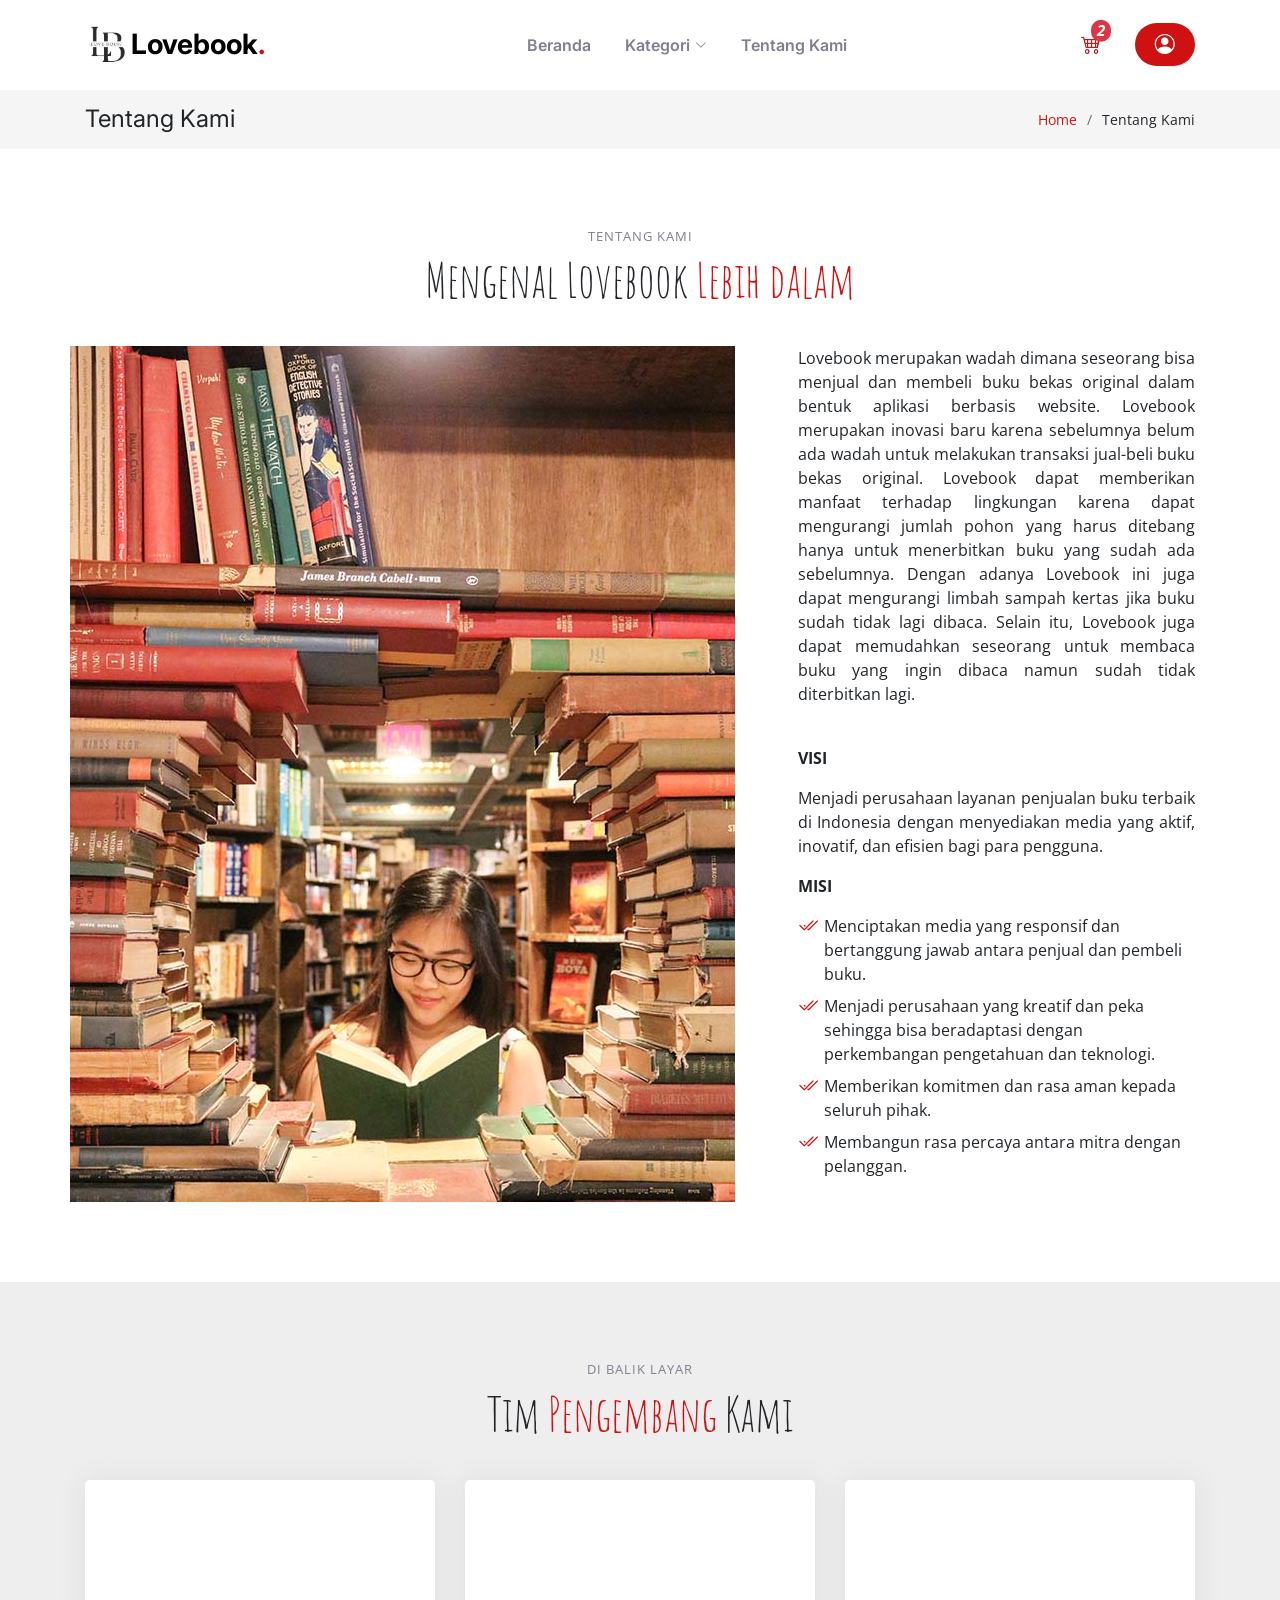
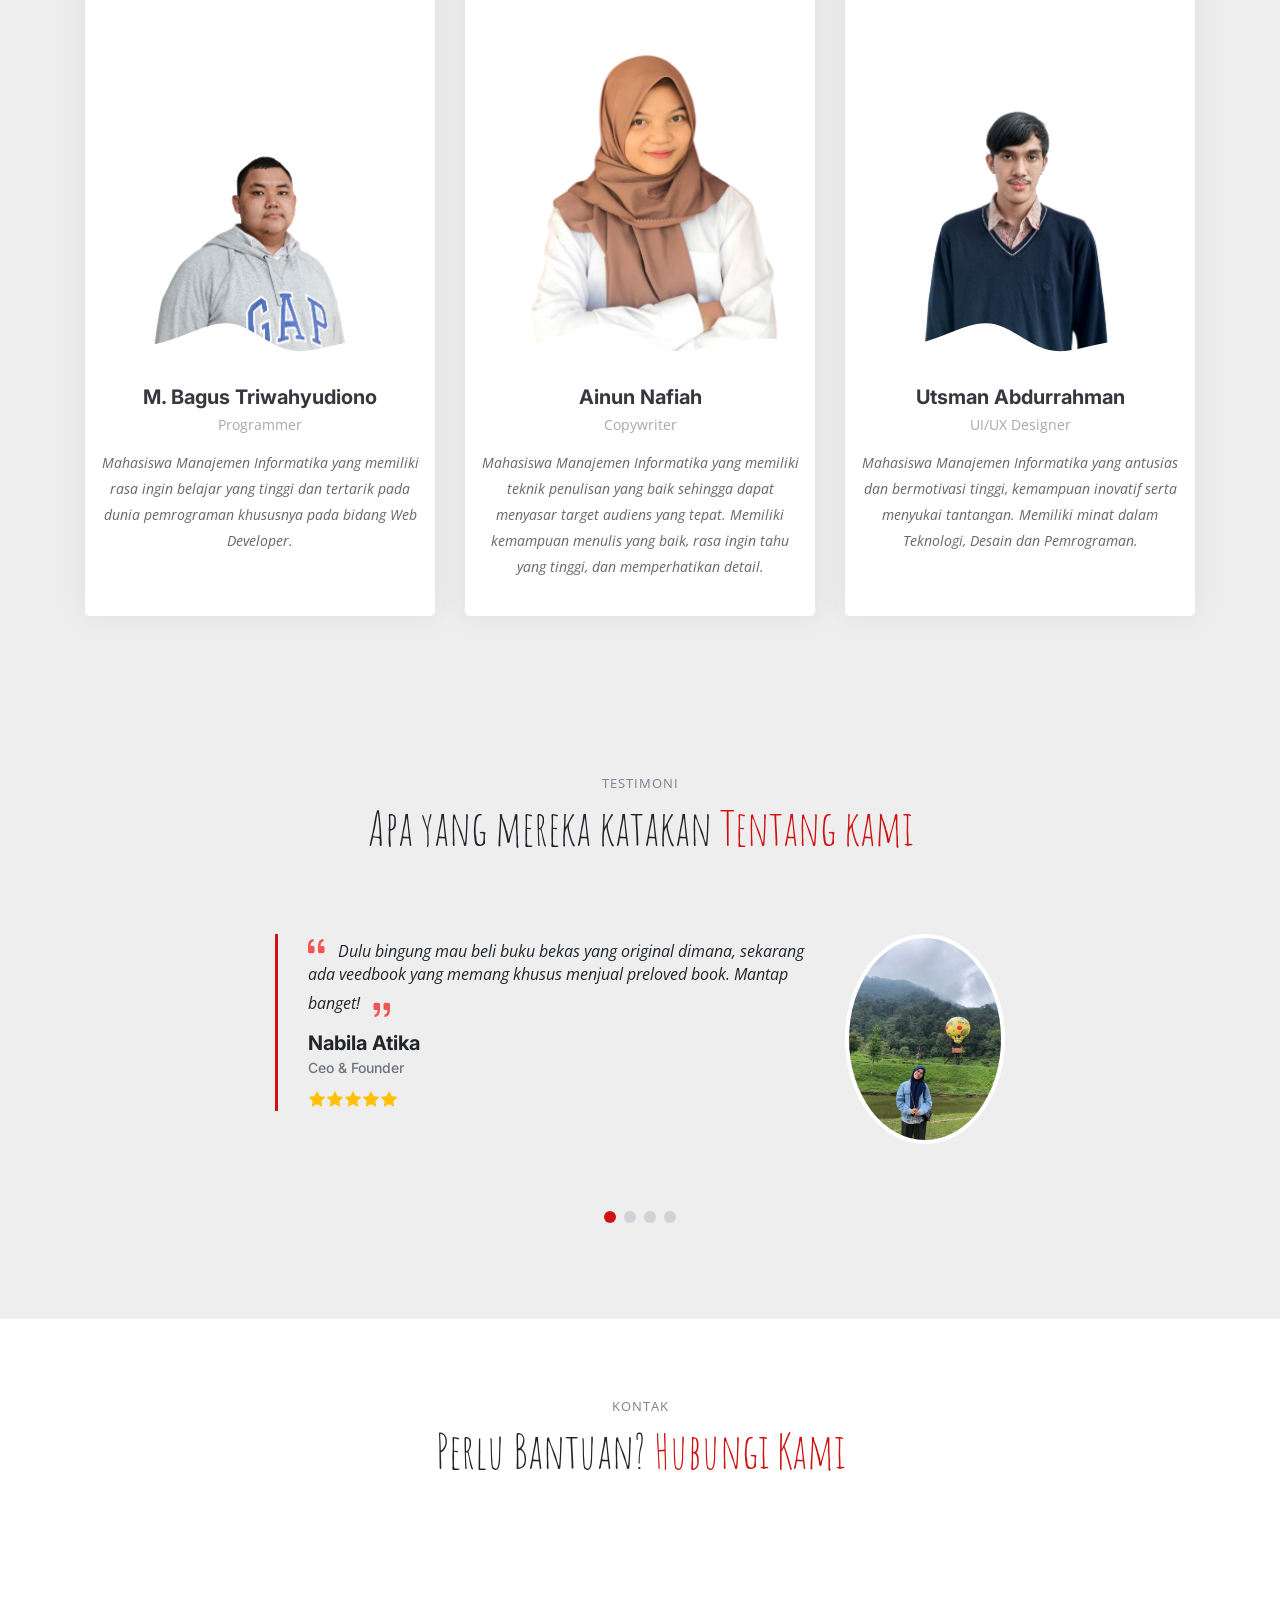
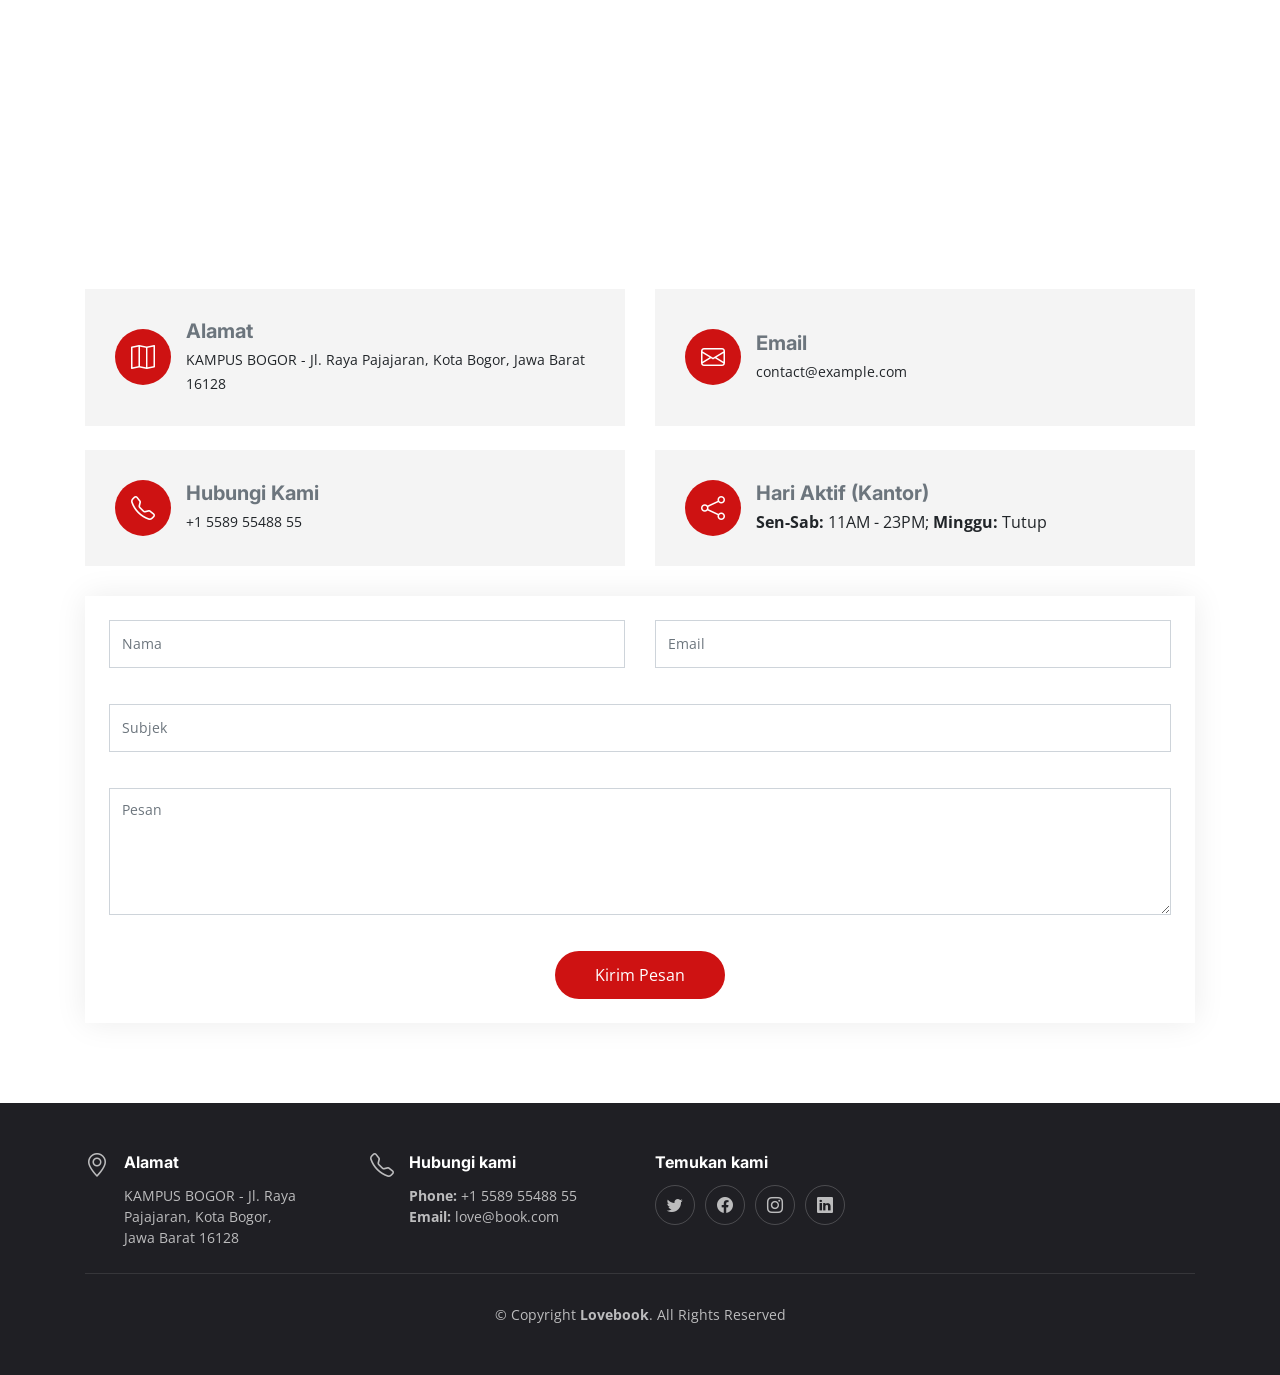
<file: aboutus.html>
<!DOCTYPE html>
<html lang="en">

<head>
  <meta charset="utf-8">
  <meta content="width=device-width, initial-scale=1.0" name="viewport">

  <title>Tentang Kami</title>
  <meta content="" name="description">
  <meta content="" name="keywords">

  <!-- Favicons -->
  <link href="assets/img/LogoLovebook.png" rel="icon">
  <link href="assets/img/LogoLovebook.png" rel="apple-touch-icon">

  <!-- Google Fonts -->
  <link rel="preconnect" href="https://fonts.googleapis.com">
  <link rel="preconnect" href="https://fonts.gstatic.com" crossorigin>
  <link
    href="https://fonts.googleapis.com/css2?family=Open+Sans:ital,wght@0,300;0,400;0,500;0,600;0,700;1,300;1,400;1,600;1,700&family=Amatic+SC:ital,wght@0,300;0,400;0,500;0,600;0,700;1,300;1,400;1,500;1,600;1,700&family=Inter:ital,wght@0,300;0,400;0,500;0,600;0,700;1,300;1,400;1,500;1,600;1,700&display=swap"
    rel="stylesheet">

  <!-- Vendor CSS Files -->
  <link href="assets/vendor/bootstrap/css/bootstrap.min.css" rel="stylesheet">
  <link href="assets/vendor/bootstrap-icons/bootstrap-icons.css" rel="stylesheet">
  <link href="assets/vendor/aos/aos.css" rel="stylesheet">
  <link href="assets/vendor/glightbox/css/glightbox.min.css" rel="stylesheet">
  <link href="assets/vendor/swiper/swiper-bundle.min.css" rel="stylesheet">
  <link href="//maxcdn.bootstrapcdn.com/bootstrap/4.0.0/css/bootstrap.min.css" rel="stylesheet" id="bootstrap-css">
  <script src="//maxcdn.bootstrapcdn.com/bootstrap/4.0.0/js/bootstrap.min.js"></script>
  <script src="//cdnjs.cloudflare.com/ajax/libs/jquery/3.2.1/jquery.min.js"></script>

  <!-- Template Main CSS File -->
  <link href="assets/css/main.css" rel="stylesheet">

</head>

<body>

  <!-- ======= Header ======= -->
  <header id="header" class="header fixed-top d-flex align-items-center">
    <div class="container d-flex align-items-center justify-content-between">

      <a href="index.html" class="logo d-flex align-items-center me-auto me-lg-0">
        <!-- Uncomment the line below if you also wish to use an image logo -->
        <img src="assets/img/logolovebookFIX.png" alt="">
        <h1 class="navbar">Lovebook<span>.</span></h1>
      </a>

      <nav id="navbar" class="navbar">
        <ul>
          <li><a href="index.html">Beranda</a></li>
          <li class="dropdown"><a href="category.html"><span>Kategori</span> <i
                class="bi bi-chevron-down dropdown-indicator"></i></a>
            <ul>
              <li><a href="category-fiction.html">Fiksi</a></li>
              <li><a href="category-nonfiction.html">Non-Fiksi</a></li>
            </ul>
          </li>
          <li><a href="aboutus.html">Tentang Kami</a></li>
        </ul>
      </nav><!-- .navbar -->
      <nav>
        <a href="cart.html"><i class="bi bi-cart4 position-relative fs-5"><span
              class="position-absolute top-0 start-100 translate-middle badge rounded-pill bg-danger">2 <span
                class="visually-hidden">unread messages</span></span></i></a>
        <a class="btn-book-a-table bi bi-person-circle fs-5" href="profile.html"></a>
      </nav>
      <i class="mobile-nav-toggle mobile-nav-show bi bi-list"></i>
      <i class="mobile-nav-toggle mobile-nav-hide d-none bi bi-x"></i>
    </div>
  </header><!-- End Header -->

  <main id="main">

    <!-- ======= Breadcrumbs ======= -->
    <div class="breadcrumbs">
      <div class="container">

        <div class="d-flex justify-content-between align-items-center">
          <h2>Tentang Kami</h2>
          <ol>
            <li><a href="index.html">Home</a></li>
            <li>Tentang Kami</li>
          </ol>
        </div>

      </div>
    </div><!-- End Breadcrumbs -->

    <!-- ======= About Section ======= -->
    <section id="about" class="about">
        <div class="container" data-aos="fade-up">
  
          <div class="section-header">
            <h2>Tentang Kami</h2>
            <p>Mengenal Lovebook <span>Lebih dalam</span></p>
          </div>
  
          <div class="row gy-4">
            <div class="col-lg-7 position-relative about-img" style="background-image: url(assets/img/about2.jpg) ;" data-aos="fade-up" data-aos-delay="150">
            </div>
            <div class="col-lg-5 d-flex align-items-end" data-aos="fade-up" data-aos-delay="300">
              <div class="content ps-0 ps-lg-5">
                <p style="text-align:justify">
                  Lovebook merupakan wadah dimana seseorang bisa menjual dan membeli buku bekas original dalam bentuk aplikasi berbasis website. Lovebook 
                  merupakan inovasi baru karena sebelumnya belum ada wadah untuk melakukan transaksi jual-beli buku bekas original. Lovebook dapat memberikan 
                  manfaat terhadap lingkungan karena dapat mengurangi jumlah pohon yang harus ditebang hanya untuk menerbitkan buku yang sudah ada sebelumnya. 
                  Dengan adanya Lovebook ini juga dapat mengurangi limbah sampah kertas jika buku sudah tidak lagi dibaca. Selain itu, Lovebook juga dapat memudahkan 
                  seseorang untuk membaca buku yang ingin dibaca namun sudah tidak diterbitkan lagi.
                </p><br>
                <p><b>VISI</b></p>
                <p style="text-align:justify">Menjadi perusahaan layanan penjualan buku terbaik di Indonesia dengan menyediakan media yang aktif, inovatif, dan efisien bagi para pengguna. </p>
                <p style="text-align:justify"><b>MISI</b></p>
                <ul>
                  <li><i class="bi bi-check2-all"></i> Menciptakan media yang responsif dan bertanggung jawab antara penjual dan pembeli buku. </li>
                  <li><i class="bi bi-check2-all"></i> Menjadi perusahaan yang kreatif dan peka sehingga bisa beradaptasi dengan perkembangan pengetahuan dan teknologi. </li>
                  <li><i class="bi bi-check2-all"></i> Memberikan komitmen dan rasa aman kepada seluruh pihak. </li>
                  <li><i class="bi bi-check2-all"></i> Membangun rasa percaya antara mitra dengan pelanggan. </li>
                </ul>
              </div>
            </div>
          </div>
  
        </div>
      </section><!-- End About Section -->

    <!-- ======= Chefs Section ======= -->
    <section id="chefs" class="chefs section-bg">
      <div class="container" data-aos="fade-up">

        <div class="section-header">
          <h2>Di Balik Layar</h2>
          <p>Tim <span>Pengembang</span> Kami</p>
        </div>

        <div class="row gy-4">

          <div class="col-lg-4 col-md-6 d-flex align-items-stretch" data-aos="fade-up" data-aos-delay="200">
            <div class="chef-member">
              <div class="member-img">
                <img src="assets/img/chefs/Bagus.png" class="img-fluid" alt="">
                <div class="social">
                  <a href=""><i class="bi bi-twitter"></i></a>
                  <a href=""><i class="bi bi-facebook"></i></a>
                  <a href=""><i class="bi bi-instagram"></i></a>
                  <a href=""><i class="bi bi-linkedin"></i></a>
                </div>
              </div>
              <div class="member-info">
                <h4>M. Bagus Triwahyudiono</h4>
                <span>Programmer</span>
                <p>Mahasiswa Manajemen Informatika yang memiliki rasa ingin belajar yang tinggi dan tertarik pada dunia pemrograman khususnya pada bidang Web Developer.</p>
              </div>
            </div>
          </div><!-- End Chefs Member -->

          <div class="col-lg-4 col-md-6 d-flex align-items-stretch" data-aos="fade-up" data-aos-delay="100">
            <div class="chef-member">
              <div class="member-img">
                <img src="assets/img/chefs/Ainun.png" class="img-fluid" alt="">
                <div class="social">
                  <a href=""><i class="bi bi-twitter"></i></a>
                  <a href=""><i class="bi bi-facebook"></i></a>
                  <a href=""><i class="bi bi-instagram"></i></a>
                  <a href=""><i class="bi bi-linkedin"></i></a>
                </div>
              </div>
              <div class="member-info">
                <h4>Ainun Nafiah</h4>
                <span>Copywriter</span>
                <p>Mahasiswa Manajemen Informatika yang memiliki teknik penulisan yang baik sehingga dapat menyasar target audiens yang tepat. Memiliki kemampuan menulis yang baik, rasa ingin tahu yang tinggi, dan memperhatikan detail.</p>
              </div>
            </div>
          </div><!-- End Chefs Member -->

          <div class="col-lg-4 col-md-6 d-flex align-items-stretch" data-aos="fade-up" data-aos-delay="300">
            <div class="chef-member">
              <div class="member-img">
                <img src="assets/img/chefs/Utsman.png" class="img-fluid" alt="">
                <div class="social">
                  <a href=""><i class="bi bi-twitter"></i></a>
                  <a href=""><i class="bi bi-facebook"></i></a>
                  <a href=""><i class="bi bi-instagram"></i></a>
                  <a href=""><i class="bi bi-linkedin"></i></a>
                </div>
              </div>
              <div class="member-info">
                <h4>Utsman Abdurrahman</h4>
                <span>UI/UX Designer</span>
                <p>Mahasiswa Manajemen Informatika yang antusias dan bermotivasi tinggi, kemampuan inovatif serta menyukai tantangan. Memiliki minat dalam Teknologi, Desain dan Pemrograman.</p>
              </div>
            </div>
          </div><!-- End Chefs Member -->

        </div>

      </div>
    </section><!-- End Chefs Section -->

    <!-- ======= Testimonials Section ======= -->
    <section id="testimonials" class="testimonials section-bg">
      <div class="container" data-aos="fade-up">

        <div class="section-header">
          <h2>Testimoni</h2>
          <p>Apa yang mereka katakan <span>Tentang kami</span></p>
        </div>

        <div class="slides-1 swiper" data-aos="fade-up" data-aos-delay="100">
          <div class="swiper-wrapper">

            <div class="swiper-slide">
              <div class="testimonial-item">
                <div class="row gy-4 justify-content-center">
                  <div class="col-lg-6">
                    <div class="testimonial-content">
                      <p>
                        <i class="bi bi-quote quote-icon-left"></i>
                        Dulu bingung mau beli buku bekas yang original dimana, sekarang ada veedbook yang memang khusus menjual preloved book. Mantap banget!
                        <i class="bi bi-quote quote-icon-right"></i>
                      </p>
                      <h3>Nabila Atika</h3>
                      <h4>Ceo &amp; Founder</h4>
                      <div class="stars">
                        <i class="bi bi-star-fill"></i><i class="bi bi-star-fill"></i><i class="bi bi-star-fill"></i><i class="bi bi-star-fill"></i><i class="bi bi-star-fill"></i>
                      </div>
                    </div>
                  </div>
                  <div class="col-lg-2 text-center">
                    <img src="assets/img/testimonials/testi1.png" class="img-fluid testimonial-img" alt="">
                  </div>
                </div>
              </div>
            </div><!-- End testimonial item -->

            <div class="swiper-slide">
              <div class="testimonial-item">
                <div class="row gy-4 justify-content-center">
                  <div class="col-lg-6">
                    <div class="testimonial-content">
                      <p>
                        <i class="bi bi-quote quote-icon-left"></i>
                        Deskripsi produk sama barang yang dateng 100% sesuai. Good Job Lovebook! Sukses terus!!!
                        <i class="bi bi-quote quote-icon-right"></i>
                      </p>
                      <h3>Zulfa Safleary</h3>
                      <h4>Designer</h4>
                      <div class="stars">
                        <i class="bi bi-star-fill"></i><i class="bi bi-star-fill"></i><i class="bi bi-star-fill"></i><i class="bi bi-star-fill"></i><i class="bi bi-star-fill"></i>
                      </div>
                    </div>
                  </div>
                  <div class="col-lg-2 text-center">
                    <img src="assets/img/testimonials/testi2.png" class="img-fluid testimonial-img" alt="">
                  </div>
                </div>
              </div>
            </div><!-- End testimonial item -->

            <div class="swiper-slide">
              <div class="testimonial-item">
                <div class="row gy-4 justify-content-center">
                  <div class="col-lg-6">
                    <div class="testimonial-content">
                      <p>
                        <i class="bi bi-quote quote-icon-left"></i>
                        Lagi nyari buku yang memang sudah ga diterbitin lagi, untung nya ada yang jual buku itu di Lovebook. Lovebook the best deh!
                        <i class="bi bi-quote quote-icon-right"></i>
                      </p>
                      <h3>Putut Waringin Jati</h3>
                      <h4>Store Owner</h4>
                      <div class="stars">
                        <i class="bi bi-star-fill"></i><i class="bi bi-star-fill"></i><i class="bi bi-star-fill"></i><i class="bi bi-star-fill"></i><i class="bi bi-star-fill"></i>
                      </div>
                    </div>
                  </div>
                  <div class="col-lg-2 text-center">
                    <img src="assets/img/testimonials/testi3.png" class="img-fluid testimonial-img" alt="">
                  </div>
                </div>
              </div>
            </div><!-- End testimonial item -->

            <div class="swiper-slide">
              <div class="testimonial-item">
                <div class="row gy-4 justify-content-center">
                  <div class="col-lg-6">
                    <div class="testimonial-content">
                      <p>
                        <i class="bi bi-quote quote-icon-left"></i>
                        Keren banget Veedbok. Selain murah, buku-buku yang disini juga original. Sukses terus!
                        <i class="bi bi-quote quote-icon-right"></i>
                      </p>
                      <h3>Rafi Kansa</h3>
                      <h4>Entrepreneur</h4>
                      <div class="stars">
                        <i class="bi bi-star-fill"></i><i class="bi bi-star-fill"></i><i class="bi bi-star-fill"></i><i class="bi bi-star-fill"></i><i class="bi bi-star-fill"></i>
                      </div>
                    </div>
                  </div>
                  <div class="col-lg-2 text-center">
                    <img src="assets/img/testimonials/testi7.png" class="img-fluid testimonial-img" alt="">
                  </div>
                </div>
              </div>
            </div><!-- End testimonial item -->

          </div>
          <div class="swiper-pagination"></div>
        </div>

      </div>
    </section><!-- End Testimonials Section -->

        <!-- ======= Contact Section ======= -->
        <section id="contact" class="contact">
          <div class="container" data-aos="fade-up">
    
            <div class="section-header">
              <h2>Kontak</h2>
              <p>Perlu Bantuan? <span>Hubungi Kami</span></p>
            </div>
    
            <div class="mb-3">
              <iframe style="border:0; width: 100%; height: 350px;" src="https://maps.google.com/maps?q=School%20of%20vocational%20studies%20IPB&t=&z=13&ie=UTF8&iwloc=&output=embed" frameborder="0" allowfullscreen></iframe>
            </div><!-- End Google Maps -->
    
            <div class="row gy-4">
    
              <div class="col-md-6">
                <div class="info-item  d-flex align-items-center">
                  <i class="icon bi bi-map flex-shrink-0"></i>
                  <div>
                    <h3>Alamat</h3>
                    <p>KAMPUS BOGOR - Jl. Raya Pajajaran, Kota Bogor,
                      Jawa Barat 16128</p>
                  </div>
                </div>
              </div><!-- End Info Item -->
    
              <div class="col-md-6">
                <div class="info-item d-flex align-items-center">
                  <i class="icon bi bi-envelope flex-shrink-0"></i>
                  <div>
                    <h3>Email</h3>
                    <p>contact@example.com</p>
                  </div>
                </div>
              </div><!-- End Info Item -->
    
              <div class="col-md-6">
                <div class="info-item  d-flex align-items-center">
                  <i class="icon bi bi-telephone flex-shrink-0"></i>
                  <div>
                    <h3>Hubungi Kami</h3>
                    <p>+1 5589 55488 55</p>
                  </div>
                </div>
              </div><!-- End Info Item -->
    
              <div class="col-md-6">
                <div class="info-item  d-flex align-items-center">
                  <i class="icon bi bi-share flex-shrink-0"></i>
                  <div>
                    <h3>Hari Aktif (Kantor)</h3>
                    <div><strong>Sen-Sab:</strong> 11AM - 23PM;
                      <strong>Minggu:</strong> Tutup
                    </div>
                  </div>
                </div>
              </div><!-- End Info Item -->
    
            </div>
    
            <form action="forms/contact.php" method="post" role="form" class="php-email-form p-3 p-md-4">
              <div class="row">
                <div class="col-xl-6 form-group">
                  <input type="text" name="name" class="form-control" id="name" placeholder="Nama" required>
                </div>
                <div class="col-xl-6 form-group">
                  <input type="email" class="form-control" name="email" id="email" placeholder="Email" required>
                </div>
              </div>
              <div class="form-group">
                <input type="text" class="form-control" name="subject" id="subject" placeholder="Subjek" required>
              </div>
              <div class="form-group">
                <textarea class="form-control" name="message" rows="5" placeholder="Pesan" required></textarea>
              </div>
              <div class="my-3">
                <div class="loading">Loading</div>
                <div class="error-message"></div>
                <div class="sent-message">Your message has been sent. Thank you!</div>
              </div>
              <div class="text-center"><button type="submit">Kirim Pesan</button></div>
            </form>
            <!--End Contact Form -->
    
          </div>
        </section><!-- End Contact Section -->

  </main><!-- End #main -->

  <!-- ======= Footer ======= -->
  <footer id="footer" class="footer">

    <div class="container">
      <div class="row gy-3">
        <div class="col-lg-3 col-md-6 d-flex">
          <i class="bi bi-geo-alt icon"></i>
          <div>
            <h4>Alamat</h4>
            <p>
              KAMPUS BOGOR - Jl. Raya Pajajaran, Kota Bogor,<br>
              Jawa Barat 16128 <br>
            </p>
          </div>

        </div>

        <div class="col-lg-3 col-md-6 footer-links d-flex">
          <i class="bi bi-telephone icon"></i>
          <div>
            <h4>Hubungi kami</h4>
            <p>
              <strong>Phone:</strong> +1 5589 55488 55<br>
              <strong>Email:</strong> love@book.com<br>
            </p>
          </div>
        </div>

        <div class="col-lg-3 col-md-6 footer-links">
          <h4>Temukan kami</h4>
          <div class="social-links d-flex">
            <a href="#" class="twitter"><i class="bi bi-twitter"></i></a>
            <a href="#" class="facebook"><i class="bi bi-facebook"></i></a>
            <a href="#" class="instagram"><i class="bi bi-instagram"></i></a>
            <a href="#" class="linkedin"><i class="bi bi-linkedin"></i></a>
          </div>
        </div>

      </div>
    </div>

    <div class="container">
      <div class="copyright">
        &copy; Copyright <strong><span>Lovebook</span></strong>. All Rights Reserved
      </div>
    </div>

  </footer><!-- End Footer -->
  <!-- End Footer -->

  <a href="#" class="scroll-top d-flex align-items-center justify-content-center"><i class="bi bi-arrow-up-short"></i></a>

  <div id="preloader"></div>

  <!-- Vendor JS Files -->
  <script src="assets/vendor/bootstrap/js/bootstrap.bundle.min.js"></script>
  <script src="assets/vendor/aos/aos.js"></script>
  <script src="assets/vendor/glightbox/js/glightbox.min.js"></script>
  <script src="assets/vendor/purecounter/purecounter_vanilla.js"></script>
  <script src="assets/vendor/swiper/swiper-bundle.min.js"></script>
  <script src="assets/vendor/php-email-form/validate.js"></script>

  <!-- Template Main JS File -->
  <script src="assets/js/main.js"></script>

</body>

</html>
</file>
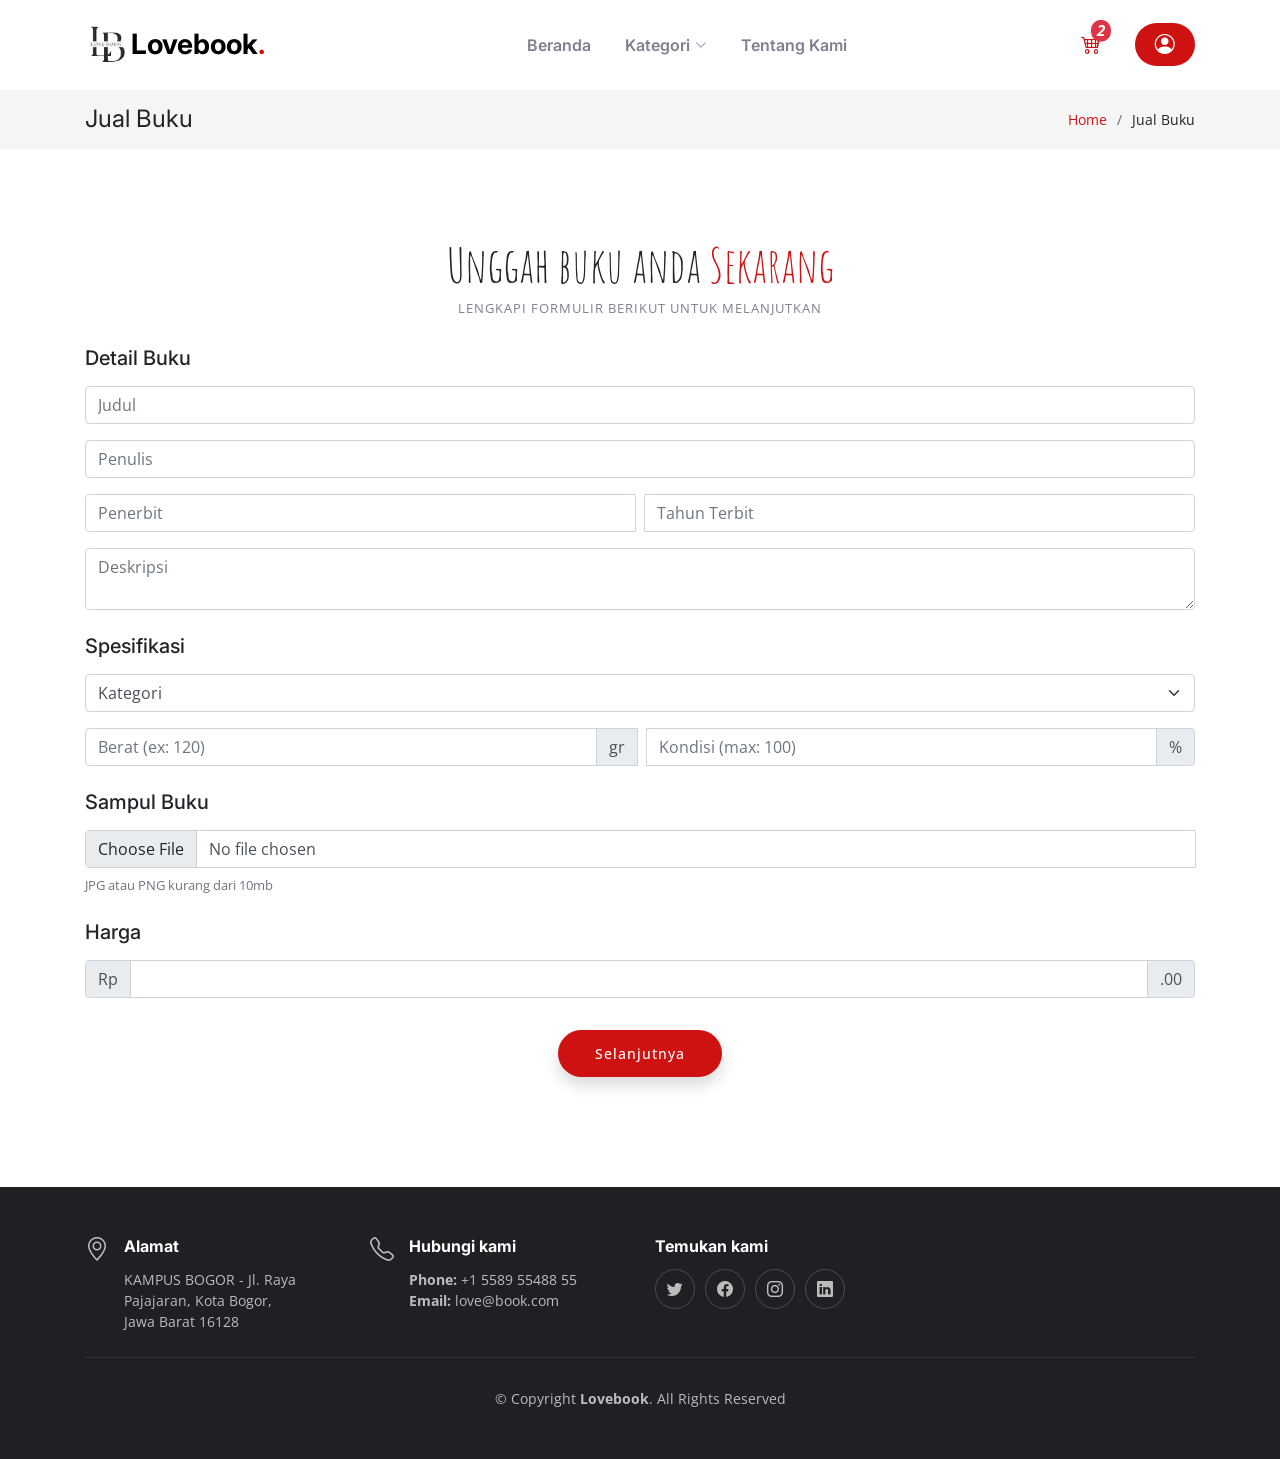
<file: bookup.html>
<!DOCTYPE html>
<html lang="en">

<head>
    <meta charset="utf-8">
    <meta content="width=device-width, initial-scale=1.0" name="viewport">

    <title>Jual Buku</title>
    <meta content="" name="description">
    <meta content="" name="keywords">

    <!-- Favicons -->
    <link href="assets/img/LogoLovebook.png" rel="icon">
    <link href="assets/img/LogoLovebook.png" rel="apple-touch-icon">

    <!-- Google Fonts -->
    <link rel="preconnect" href="https://fonts.googleapis.com">
    <link rel="preconnect" href="https://fonts.gstatic.com" crossorigin>
    <link
        href="https://fonts.googleapis.com/css2?family=Open+Sans:ital,wght@0,300;0,400;0,500;0,600;0,700;1,300;1,400;1,600;1,700&family=Amatic+SC:ital,wght@0,300;0,400;0,500;0,600;0,700;1,300;1,400;1,500;1,600;1,700&family=Inter:ital,wght@0,300;0,400;0,500;0,600;0,700;1,300;1,400;1,500;1,600;1,700&display=swap"
        rel="stylesheet">

    <!-- Vendor CSS Files -->
    <link href="assets/vendor/bootstrap/css/bootstrap.min.css" rel="stylesheet">
    <link href="assets/vendor/bootstrap-icons/bootstrap-icons.css" rel="stylesheet">
    <link href="assets/vendor/aos/aos.css" rel="stylesheet">
    <link href="assets/vendor/glightbox/css/glightbox.min.css" rel="stylesheet">
    <link href="assets/vendor/swiper/swiper-bundle.min.css" rel="stylesheet">
    <link href="//maxcdn.bootstrapcdn.com/bootstrap/4.0.0/css/bootstrap.min.css" rel="stylesheet" id="bootstrap-css">
    <script src="//maxcdn.bootstrapcdn.com/bootstrap/4.0.0/js/bootstrap.min.js"></script>
    <script src="//cdnjs.cloudflare.com/ajax/libs/jquery/3.2.1/jquery.min.js"></script>

    <!-- Template Main CSS File -->
    <link href="assets/css/main.css" rel="stylesheet">

</head>

<body>

    <!-- ======= Header ======= -->
    <header id="header" class="header fixed-top d-flex align-items-center">
        <div class="container d-flex align-items-center justify-content-between">

            <a href="index.html" class="logo d-flex align-items-center me-auto me-lg-0">
                <!-- Uncomment the line below if you also wish to use an image logo -->
                <img src="assets/img/logolovebookFIX.png" alt="">
                <h1 class="navbar">Lovebook<span>.</span></h1>
            </a>

            <nav id="navbar" class="navbar">
                <ul>
                    <li><a href="index.html">Beranda</a></li>
                    <li class="dropdown"><a href="category.html"><span>Kategori</span> <i
                                class="bi bi-chevron-down dropdown-indicator"></i></a>
                        <ul>
                            <li><a href="category-fiction.html">Fiksi</a></li>
                            <li><a href="category-nonfiction.html">Non-Fiksi</a></li>
                        </ul>
                    </li>
                    <li><a href="aboutus.html">Tentang Kami</a></li>
                </ul>
            </nav><!-- .navbar -->
            <nav>
                <a href="cart.html"><i class="bi bi-cart4 position-relative fs-5"><span
                            class="position-absolute top-0 start-100 translate-middle badge rounded-pill bg-danger">2
                            <span class="visually-hidden">unread messages</span></span></i></a>
                <a class="btn-book-a-table bi bi-person-circle fs-5" href="profile.html"></a>
            </nav>
            <i class="mobile-nav-toggle mobile-nav-show bi bi-list"></i>
            <i class="mobile-nav-toggle mobile-nav-hide d-none bi bi-x"></i>
        </div>
    </header><!-- End Header -->
    <main id="main">

        <!-- ======= Breadcrumbs ======= -->
        <div class="breadcrumbs">
            <div class="container">

                <div class="d-flex justify-content-between align-items-center">
                    <h2>Jual Buku</h2>
                    <ol>
                        <li><a href="index.html">Home</a></li>
                        <li>Jual Buku</li>
                    </ol>
                </div>

            </div>
        </div><!-- End Breadcrumbs -->

        <section class="sample-page">
            <div class="container" data-aos="fade-up">
                <div class="section-header">
                    <p>Unggah buku anda <span>Sekarang</span></p>
                    <h2>Lengkapi formulir berikut untuk melanjutkan</h2>
                </div>


                <label for="basic-url">
                    <h5>Detail Buku</h5>
                </label>

                <div class="input-group mb-3">
                    <input type="text" class="form-control" placeholder="Judul" aria-label="Judul"
                        aria-describedby="basic-addon1">
                </div>

                <div class="input-group mb-3">
                    <input type="text" class="form-control" placeholder="Penulis" aria-label="Penulis"
                        aria-describedby="basic-addon2">
                </div>

                <div class="input-group mb-3">
                    <input type="text" class="form-control" placeholder="Penerbit" aria-label="Penerbit"
                        aria-describedby="basic-addon2">
                    <input type="text" class="form-control ms-2" placeholder="Tahun Terbit" aria-label="Tahun Terbit"
                        aria-describedby="basic-addon2">
                </div>

                <div class="input-group mb-3">
                    <textarea class="form-control" placeholder="Deskripsi" aria-label="Deskkripsi"></textarea>
                </div>

                <label for="basic-url" class="mt-2">
                    <h5>Spesifikasi</h5>
                </label>

                <div class="input-group mb-3">
                    <select class="form-select form-control" id="inputGroupSelect01">
                        <option selected>Kategori</option>
                        <option value="1">Fiksi</option>
                        <option value="2">Non-Fiksi</option>
                    </select>
                </div>

                <div class="input-group mb-3">
                    <input type="text" class="form-control" placeholder="Berat (ex: 120)" aria-label="Berat">
                    <span class="input-group-text">gr</span>
                    <input type="text" class="form-control ms-2" placeholder="Kondisi (max: 100)" aria-label="Kondisi">
                    <span class="input-group-text">%</span>
                </div>

                <label for="basic-url" class="mt-2">
                    <h5>Sampul Buku</h5>
                </label>

                <div class="input-group mb-2">
                    <input type="file" class="form-control" id="inputGroupFile02">
                    <label for="inputGroupFile02"></label>
                </div>
                <small>
                    <p class="text-muted">JPG atau PNG kurang dari 10mb</p>
                </small>

                <label for="basic-url" class="mt-2">
                    <h5>Harga</h5>
                </label>

                <div class="input-group mb-3">
                    <span class="input-group-text">Rp</span>
                    <input type="text" class="form-control" aria-label="Amount">
                    <span class="input-group-text">.00</span>
                </div>

                <div class="section-header">
                    <a href="bookup.html" class="btn mt-3 shadow"
                    style="font-weight: 500; font-size: 14px; letter-spacing: 1px; display: inline-block;
                    padding: 12px 36px; border-radius: 50px; transition: 0.5s; background-color:#CE1212; color:white">Selanjutnya
                    </a>
                </div>


            </div>
        </section>

    </main><!-- End #main -->

    <!-- ======= Footer ======= -->
    <footer id="footer" class="footer">

        <div class="container">
            <div class="row gy-3">
                <div class="col-lg-3 col-md-6 d-flex">
                    <i class="bi bi-geo-alt icon"></i>
                    <div>
                        <h4>Alamat</h4>
                        <p>
                            KAMPUS BOGOR - Jl. Raya Pajajaran, Kota Bogor,<br>
                            Jawa Barat 16128 <br>
                        </p>
                    </div>

                </div>

                <div class="col-lg-3 col-md-6 footer-links d-flex">
                    <i class="bi bi-telephone icon"></i>
                    <div>
                        <h4>Hubungi kami</h4>
                        <p>
                            <strong>Phone:</strong> +1 5589 55488 55<br>
                            <strong>Email:</strong> love@book.com<br>
                        </p>
                    </div>
                </div>

                <div class="col-lg-3 col-md-6 footer-links">
                    <h4>Temukan kami</h4>
                    <div class="social-links d-flex">
                        <a href="#" class="twitter"><i class="bi bi-twitter"></i></a>
                        <a href="#" class="facebook"><i class="bi bi-facebook"></i></a>
                        <a href="#" class="instagram"><i class="bi bi-instagram"></i></a>
                        <a href="#" class="linkedin"><i class="bi bi-linkedin"></i></a>
                    </div>
                </div>

            </div>
        </div>

        <div class="container">
            <div class="copyright">
                &copy; Copyright <strong><span>Lovebook</span></strong>. All Rights Reserved
            </div>
        </div>

    </footer><!-- End Footer -->
    <!-- End Footer -->

    <a href="#" class="scroll-top d-flex align-items-center justify-content-center"><i
            class="bi bi-arrow-up-short"></i></a>

    <div id="preloader"></div>

    <!-- Vendor JS Files -->
    <script src="assets/vendor/bootstrap/js/bootstrap.bundle.min.js"></script>
    <script src="assets/vendor/aos/aos.js"></script>
    <script src="assets/vendor/glightbox/js/glightbox.min.js"></script>
    <script src="assets/vendor/purecounter/purecounter_vanilla.js"></script>
    <script src="assets/vendor/swiper/swiper-bundle.min.js"></script>
    <script src="assets/vendor/php-email-form/validate.js"></script>

    <!-- Template Main JS File -->
    <script src="assets/js/main.js"></script>

</body>

</html>
</file>
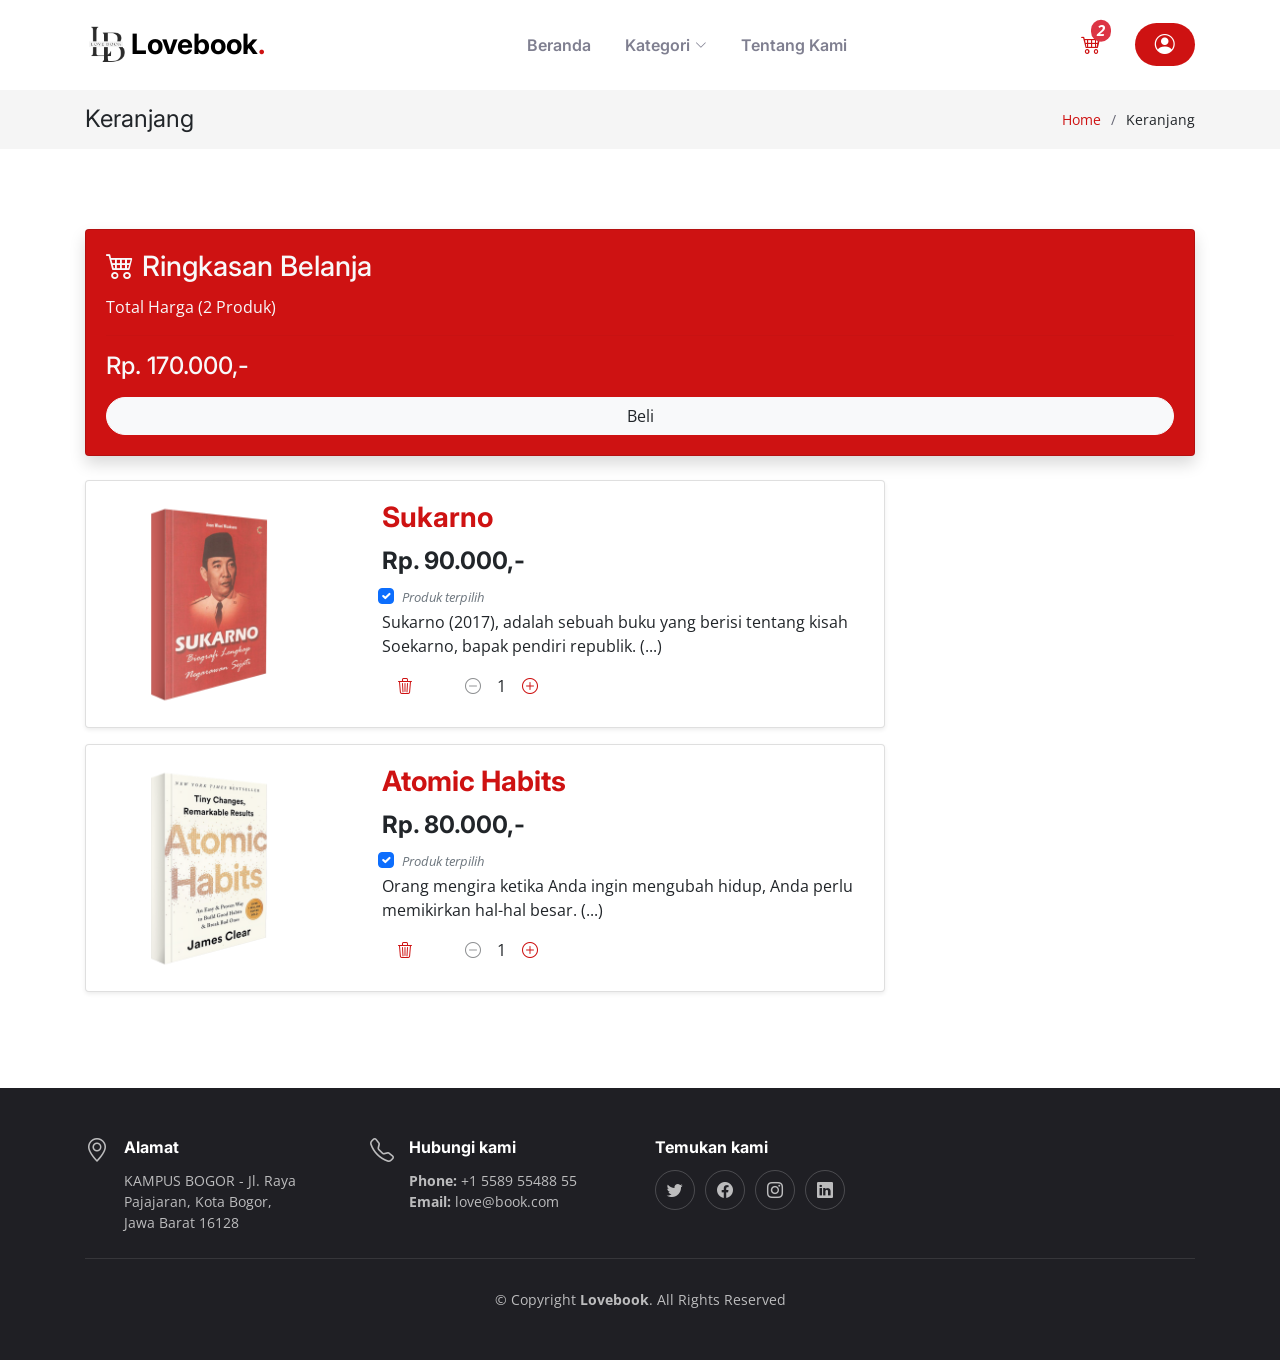
<file: cart.html>
<!DOCTYPE html>
<html lang="en">

<head>
  <meta charset="utf-8">
  <meta content="width=device-width, initial-scale=1.0" name="viewport">

  <title>Keranjang</title>
  <meta content="" name="description">
  <meta content="" name="keywords">

  <!-- Favicons -->
  <link href="assets/img/LogoLovebook.png" rel="icon">
  <link href="assets/img/LogoLovebook.png" rel="apple-touch-icon">

  <!-- Google Fonts -->
  <link rel="preconnect" href="https://fonts.googleapis.com">
  <link rel="preconnect" href="https://fonts.gstatic.com" crossorigin>
  <link
    href="https://fonts.googleapis.com/css2?family=Open+Sans:ital,wght@0,300;0,400;0,500;0,600;0,700;1,300;1,400;1,600;1,700&family=Amatic+SC:ital,wght@0,300;0,400;0,500;0,600;0,700;1,300;1,400;1,500;1,600;1,700&family=Inter:ital,wght@0,300;0,400;0,500;0,600;0,700;1,300;1,400;1,500;1,600;1,700&display=swap"
    rel="stylesheet">

  <!-- Vendor CSS Files -->
  <link href="assets/vendor/bootstrap/css/bootstrap.min.css" rel="stylesheet">
  <link href="assets/vendor/bootstrap-icons/bootstrap-icons.css" rel="stylesheet">
  <link href="assets/vendor/aos/aos.css" rel="stylesheet">
  <link href="assets/vendor/glightbox/css/glightbox.min.css" rel="stylesheet">
  <link href="assets/vendor/swiper/swiper-bundle.min.css" rel="stylesheet">
  <link href="//maxcdn.bootstrapcdn.com/bootstrap/4.0.0/css/bootstrap.min.css" rel="stylesheet" id="bootstrap-css">
  <script src="//maxcdn.bootstrapcdn.com/bootstrap/4.0.0/js/bootstrap.min.js"></script>
  <script src="//cdnjs.cloudflare.com/ajax/libs/jquery/3.2.1/jquery.min.js"></script>

  <!-- Template Main CSS File -->
  <link href="assets/css/main.css" rel="stylesheet">
</head>

<body>

  <!-- ======= Header ======= -->
  <header id="header" class="header fixed-top d-flex align-items-center">
    <div class="container d-flex align-items-center justify-content-between">

      <a href="index.html" class="logo d-flex align-items-center me-auto me-lg-0">
        <!-- Uncomment the line below if you also wish to use an image logo -->
        <img src="assets/img/logolovebookFIX.png" alt="">
        <h1 class="navbar">Lovebook<span>.</span></h1>
      </a>

      <nav id="navbar" class="navbar">
        <ul>
          <li><a href="index.html">Beranda</a></li>
          <li class="dropdown"><a href="category.html"><span>Kategori</span> <i
                class="bi bi-chevron-down dropdown-indicator"></i></a>
            <ul>
              <li><a href="category-fiction.html">Fiksi</a></li>
              <li><a href="category-nonfiction.html">Non-Fiksi</a></li>
            </ul>
          </li>
          <li><a href="aboutus.html">Tentang Kami</a></li>
        </ul>
      </nav><!-- .navbar -->
      <nav>
        <a href="cart.html"><i class="bi bi-cart4 position-relative fs-5"><span
              class="position-absolute top-0 start-100 translate-middle badge rounded-pill bg-danger">2 <span
                class="visually-hidden">unread messages</span></span></i></a>
        <a class="btn-book-a-table bi bi-person-circle fs-5" href="profile.html"></a>
      </nav>
      <i class="mobile-nav-toggle mobile-nav-show bi bi-list"></i>
      <i class="mobile-nav-toggle mobile-nav-hide d-none bi bi-x"></i>
    </div>
  </header><!-- End Header -->
  <main id="main">

    <!-- ======= Breadcrumbs ======= -->
    <div class="breadcrumbs">
      <div class="container">

        <div class="d-flex justify-content-between align-items-center">
          <h2>Keranjang</h2>
          <ol>
            <li><a href="index.html">Home</a></li>
            <li>Keranjang</li>
          </ol>
        </div>
      </div>
    </div><!-- End Breadcrumbs -->

    <section class="sample-page" data-aos="fade-up">
      <div class="container">
        <div class="card text-light shadow" style="background-color:#CE1212">
          <div class="card-body">
            <h3 class="card-title"><i class="bi bi-cart4 me-2"></i>Ringkasan Belanja</h3>
            <p class="card-text">Total Harga (2 Produk)</p>
            <hr>
            <h4 class="card-title">Rp. 170.000,-</h4>
            <a href="#" class="btn btn-light mt-3 d-grid gap-2 rounded-pill">Beli</a>
          </div>
        </div>
      </div>
<!-- 
      <div class="container mt-3">
        <h3>Daftar produk anda</h3>
        <hr>
      </div> -->
      <!--Produk belanja-->
      <div class="container mt-4">
        <div class="card mb-3 shadow-sm" style="max-width: 800px;">
          <div class="row g-0">
            <div class="col-md-4">
              <img src="assets/img/menu/sukarno.png" class="img-fluid rounded-start" alt="...">
            </div>
            <div class="col-md-8">
              <div class="card-body">
                <h3 class="card-title">
                  <a href="#"><b>Sukarno</b></a>
                </h3>
                <h4><b>Rp. 90.000,-</b></h4>
                <div class="form-check">
                  <input class="form-check-input" type="checkbox" value="" id="flexCheckChecked" checked>
                  <label class="form-check-label" for="flexCheckChecked">
                    <p class="card-text"><small class="text-muted"><i>Produk terpilih</i></small></p>
                  </label>
                </div>
                <p class="card-text">Sukarno (2017), adalah sebuah buku yang berisi tentang kisah Soekarno, bapak
                  pendiri republik. (...)</p>
                <div class="container">
                  <a href="#"><i class="bi bi-trash3"></i></a>
                  <a><i class="bi bi-dash-circle opacity-50 ms-5 me-3"></i>1<a href="#"><i
                        class="bi bi-plus-circle ms-3"></i></a></a>
                </div>
              </div>
            </div>
          </div>
        </div>
        
      </div>
      <!--End Produk belanja-->

      <!--Produk belanja-->
      <div class="container">
        <div class="card mb-3 shadow-sm" style="max-width: 800px;">
          <div class="row g-0">
            <div class="col-md-4">
              <img src="assets/img/menu/atomic1.png" class="img-fluid rounded-start" alt="...">
            </div>
            <div class="col-md-8">
              <div class="card-body">
                <h3 class="card-title">
                  <a href="#"><b>Atomic Habits</b></a>
                </h3>
                <h4><b>Rp. 80.000,-</b></h4>
                <div class="form-check">
                  <input class="form-check-input" type="checkbox" value="" id="flexCheckChecked" checked>
                  <label class="form-check-label" for="flexCheckChecked">
                    <p class="card-text"><small class="text-muted"><i>Produk terpilih</i></small></p>
                  </label>
                </div>
                <p class="card-text">Orang mengira ketika Anda ingin mengubah hidup, Anda perlu memikirkan hal-hal
                  besar. (...)</p>
                <div class="container">
                  <a href="#"><i class="bi bi-trash3"></i></a>
                  <a><i class="bi bi-dash-circle opacity-50 ms-5 me-3"></i>1<a href="#"><i
                        class="bi bi-plus-circle ms-3"></i></a></a>
                </div>
              </div>
            </div>
          </div>
        </div>
      </div>
      <!--End Produk belanja-->

    </section>

  </main><!-- End #main -->

  <!-- ======= Footer ======= -->
  <footer id="footer" class="footer">

    <div class="container">
      <div class="row gy-3">
        <div class="col-lg-3 col-md-6 d-flex">
          <i class="bi bi-geo-alt icon"></i>
          <div>
            <h4>Alamat</h4>
            <p>
              KAMPUS BOGOR - Jl. Raya Pajajaran, Kota Bogor,<br>
              Jawa Barat 16128 <br>
            </p>
          </div>

        </div>

        <div class="col-lg-3 col-md-6 footer-links d-flex">
          <i class="bi bi-telephone icon"></i>
          <div>
            <h4>Hubungi kami</h4>
            <p>
              <strong>Phone:</strong> +1 5589 55488 55<br>
              <strong>Email:</strong> love@book.com<br>
            </p>
          </div>
        </div>

        <div class="col-lg-3 col-md-6 footer-links">
          <h4>Temukan kami</h4>
          <div class="social-links d-flex">
            <a href="#" class="twitter"><i class="bi bi-twitter"></i></a>
            <a href="#" class="facebook"><i class="bi bi-facebook"></i></a>
            <a href="#" class="instagram"><i class="bi bi-instagram"></i></a>
            <a href="#" class="linkedin"><i class="bi bi-linkedin"></i></a>
          </div>
        </div>

      </div>
    </div>

    <div class="container">
      <div class="copyright">
        &copy; Copyright <strong><span>Lovebook</span></strong>. All Rights Reserved
      </div>
    </div>

  </footer><!-- End Footer -->
  <!-- End Footer -->

  <a href="#" class="scroll-top d-flex align-items-center justify-content-center"><i
      class="bi bi-arrow-up-short"></i></a>

  <div id="preloader"></div>

  <!-- Vendor JS Files -->
  <script src="assets/vendor/bootstrap/js/bootstrap.bundle.min.js"></script>
  <script src="assets/vendor/aos/aos.js"></script>
  <script src="assets/vendor/glightbox/js/glightbox.min.js"></script>
  <script src="assets/vendor/purecounter/purecounter_vanilla.js"></script>
  <script src="assets/vendor/swiper/swiper-bundle.min.js"></script>
  <script src="assets/vendor/php-email-form/validate.js"></script>

  <!-- Template Main JS File -->
  <script src="assets/js/main.js"></script>

</body>

</html>
</file>
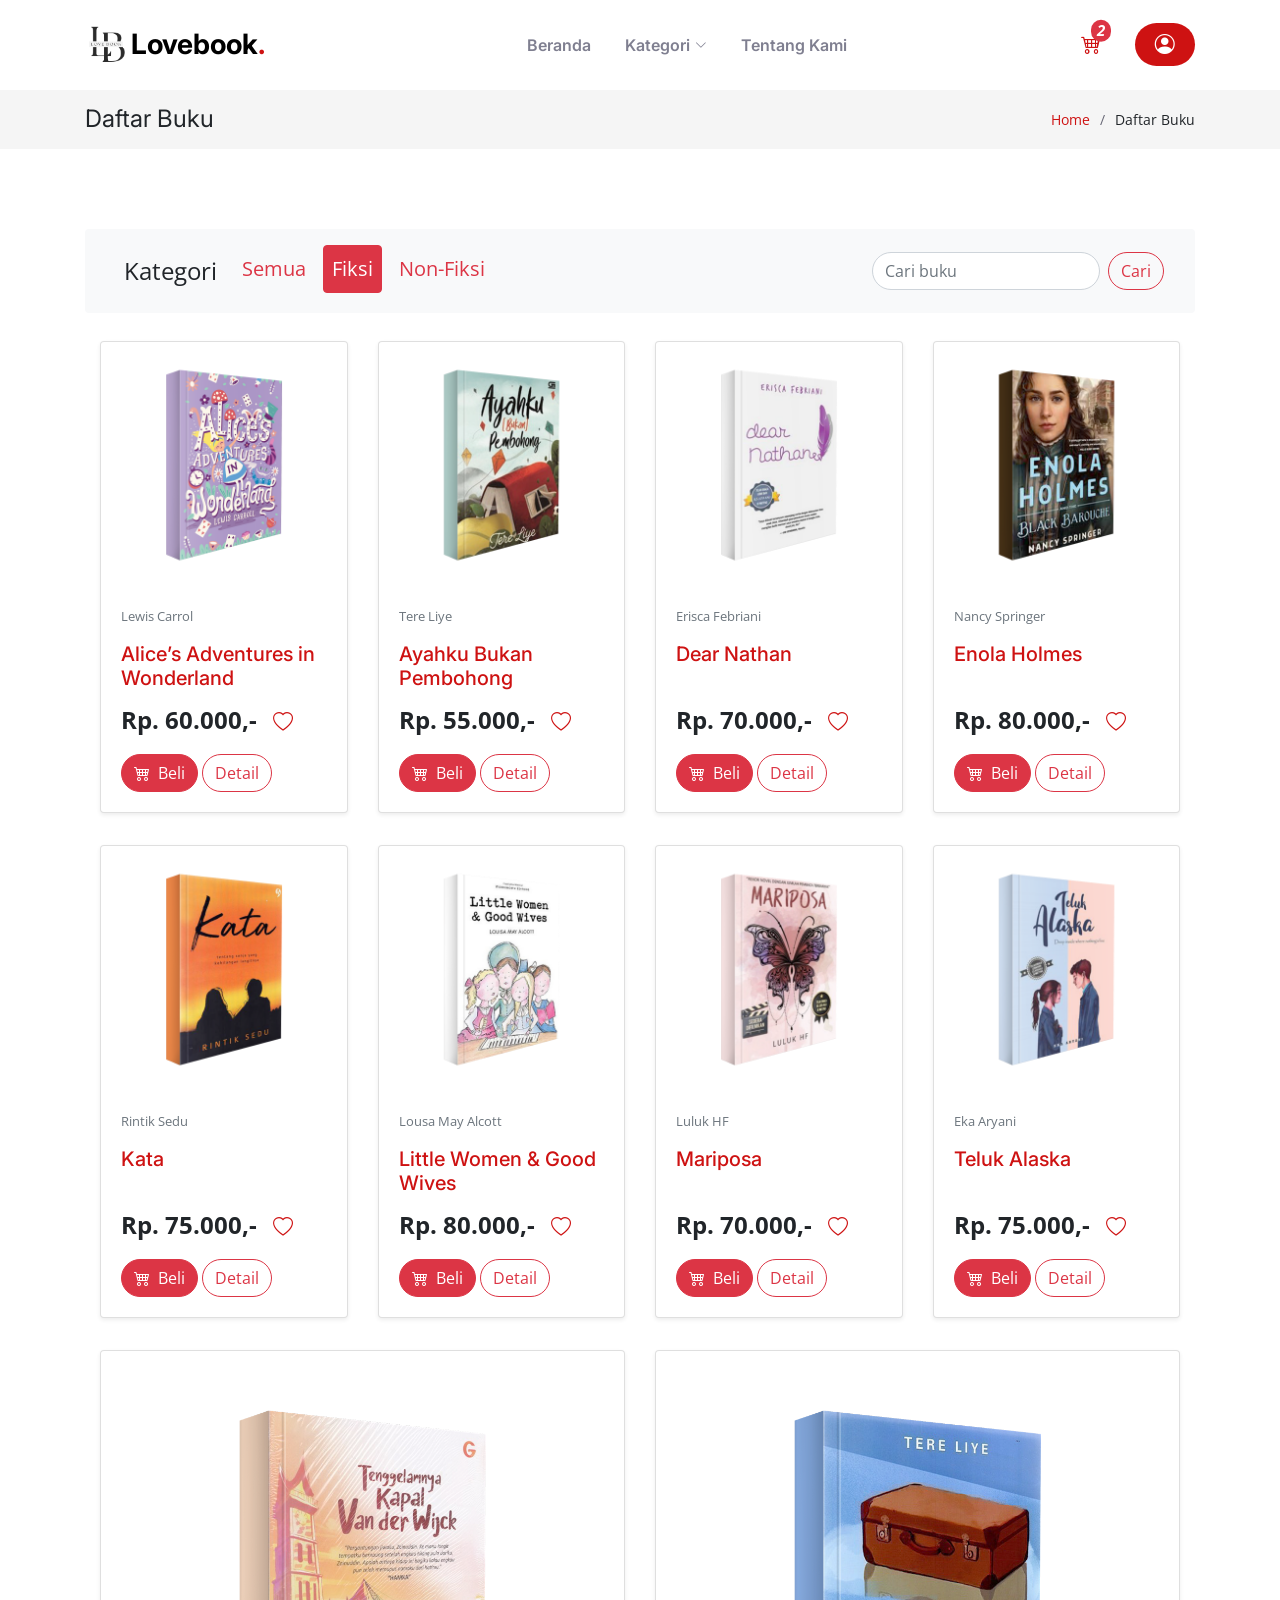
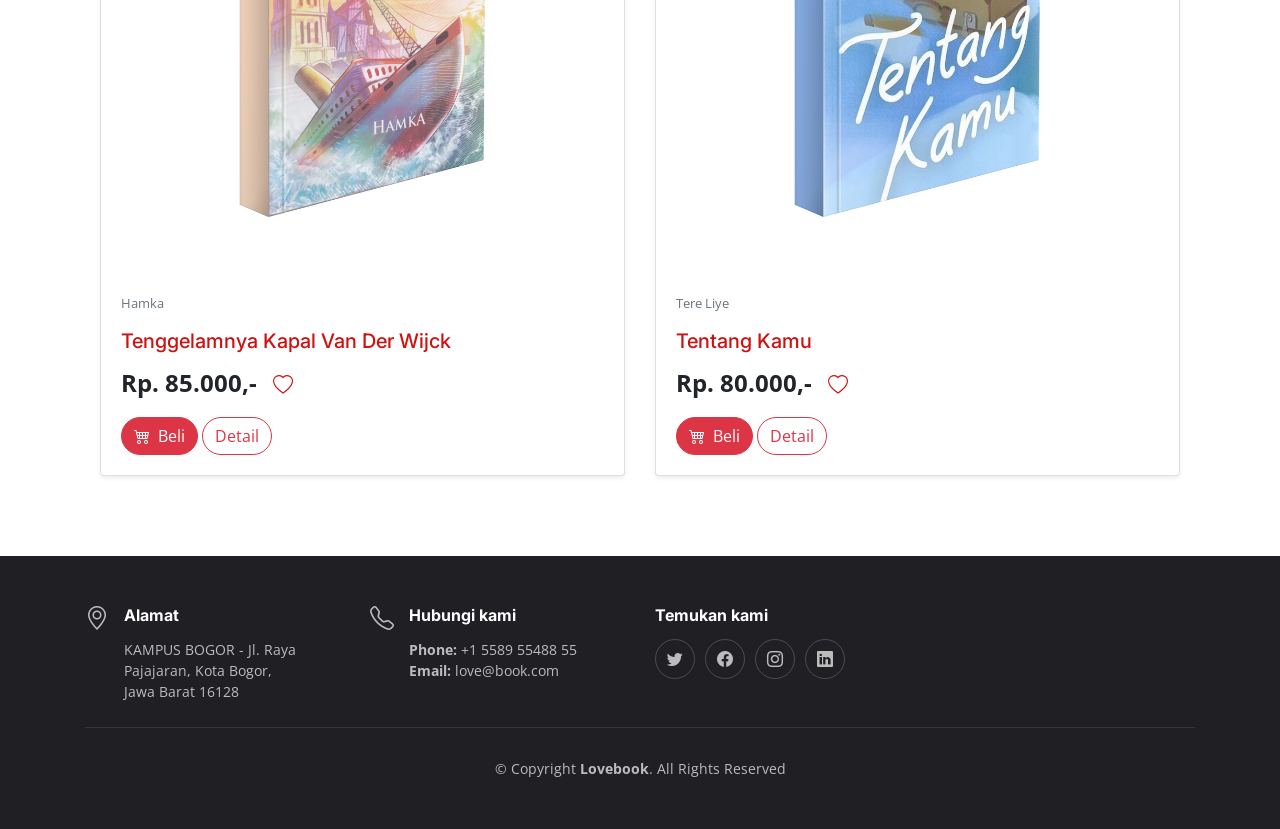
<file: category-fiction.html>
<!DOCTYPE html>
<html lang="en">

<head>
    <meta charset="utf-8">
    <meta content="width=device-width, initial-scale=1.0" name="viewport">

    <title>Kategori</title>
    <meta content="" name="description">
    <meta content="" name="keywords">

    <!-- Favicons -->
    <link href="assets/img/LogoLovebook.png" rel="icon">
    <link href="assets/img/LogoLovebook.png" rel="apple-touch-icon">

    <!-- Google Fonts -->
    <link rel="preconnect" href="https://fonts.googleapis.com">
    <link rel="preconnect" href="https://fonts.gstatic.com" crossorigin>
    <link
        href="https://fonts.googleapis.com/css2?family=Open+Sans:ital,wght@0,300;0,400;0,500;0,600;0,700;1,300;1,400;1,600;1,700&family=Amatic+SC:ital,wght@0,300;0,400;0,500;0,600;0,700;1,300;1,400;1,500;1,600;1,700&family=Inter:ital,wght@0,300;0,400;0,500;0,600;0,700;1,300;1,400;1,500;1,600;1,700&display=swap"
        rel="stylesheet">

    <!-- Vendor CSS Files -->
    <link href="assets/vendor/bootstrap/css/bootstrap.min.css" rel="stylesheet">
    <link href="assets/vendor/bootstrap-icons/bootstrap-icons.css" rel="stylesheet">
    <link href="assets/vendor/aos/aos.css" rel="stylesheet">
    <link href="assets/vendor/glightbox/css/glightbox.min.css" rel="stylesheet">
    <link href="assets/vendor/swiper/swiper-bundle.min.css" rel="stylesheet">
    <link href="//maxcdn.bootstrapcdn.com/bootstrap/4.0.0/css/bootstrap.min.css" rel="stylesheet" id="bootstrap-css">
    <script src="//maxcdn.bootstrapcdn.com/bootstrap/4.0.0/js/bootstrap.min.js"></script>
    <script src="//cdnjs.cloudflare.com/ajax/libs/jquery/3.2.1/jquery.min.js"></script>

    <!-- Template Main CSS File -->
    <link href="assets/css/main.css" rel="stylesheet">

</head>

<body>

    <!-- ======= Header ======= -->
    <header id="header" class="header fixed-top d-flex align-items-center">
        <div class="container d-flex align-items-center justify-content-between">

            <a href="index.html" class="logo d-flex align-items-center me-auto me-lg-0">
                <!-- Uncomment the line below if you also wish to use an image logo -->
                <img src="assets/img/logolovebookFIX.png" alt="">
                <h1 class="navbar">Lovebook<span>.</span></h1>
            </a>

            <nav id="navbar" class="navbar">
                <ul>
                    <li><a href="index.html">Beranda</a></li>
                    <li class="dropdown"><a href="category.html"><span>Kategori</span> <i
                                class="bi bi-chevron-down dropdown-indicator"></i></a>
                        <ul>
                            <li><a href="category-fiction.html">Fiksi</a></li>
                            <li><a href="category-nonfiction.html">Non-Fiksi</a></li>
                        </ul>
                    </li>
                    <li><a href="aboutus.html">Tentang Kami</a></li>
                </ul>
            </nav><!-- .navbar -->
            <nav>
                <a href="cart.html"><i class="bi bi-cart4 position-relative fs-5"><span
                            class="position-absolute top-0 start-100 translate-middle badge rounded-pill bg-danger">2
                            <span class="visually-hidden">unread messages</span></span></i></a>
                <a class="btn-book-a-table bi bi-person-circle fs-5" href="profile.html"></a>
            </nav>
            <i class="mobile-nav-toggle mobile-nav-show bi bi-list"></i>
            <i class="mobile-nav-toggle mobile-nav-hide d-none bi bi-x"></i>
        </div>
    </header><!-- End Header -->
    <main id="main">

        <!-- ======= Breadcrumbs ======= -->
        <div class="breadcrumbs">
            <div class="container">

                <div class="d-flex justify-content-between align-items-center">
                    <h2>Daftar Buku</h2>
                    <ol>
                        <li><a href="index.html">Home</a></li>
                        <li>Daftar Buku</li>
                    </ol>
                </div>

            </div>
        </div><!-- End Breadcrumbs -->

        <section class="sample-page">
            <div class="container">
                <div class="shadow-none p-3 bg-light rounded">

                    <nav class="navbar-expand-lg bg-light">
                        <div class="container-fluid">
                            <div class="navbar-collapse" id="navbarSupportedContent">
                                <ul class="navbar-nav me-auto mb-2 mb-lg-0">
                                    <li class="nav-item">
                                        <a class="nav-link disabled fs-4 d-flex justify-content-center">Kategori</a>
                                    </li>
                                    <li class="nav-item ms-2">
                                        <a class="nav-link btn btn-outline-light fs-5" style="color:#dc3545"
                                            href="category.html">Semua</a>
                                    </li>
                                    <li class="nav-item ms-2">
                                        <a class="nav-link btn btn-danger fs-5" style="color:white" href="#">Fiksi</a>
                                    </li>
                                    <li class="nav-item ms-2">
                                        <a class="nav-link btn btn-outline-light fs-5" style="color:#dc3545"
                                            href="category-nonfiction.html">Non-Fiksi</a>
                                    </li>
                                </ul>
                                <form class="d-flex" role="search">
                                    <input class="form-control me-2 rounded-pill" type="search" placeholder="Cari buku"
                                        aria-label="Search">
                                    <button class="btn btn-outline-danger rounded-pill" type="submit">Cari</button>
                                </form>
                            </div>
                        </div>
                    </nav>

                </div>

                <!-- <div class="shadow-none p-3 bg-light rounded">
          <h5>Kategori
            <a href="category.html" class="btn btn-sm btn-danger ms-2">Semua</a>
            <a href="category/fiction.html" class="btn btn-sm btn-outline-danger">Fiksi</a>
            <a href="category/nonfiction.html" class="btn btn-sm btn-outline-danger">Non-Fiksi</a>
          </h5>
        </div> -->

                <!-- baris baru -->
                <div class="container" data-aos="fade-up">
                    <div class="row row-cols-1 row-cols-md-3 g-4 mt-1">
                        <div class="col">
                            <div class="card h-100 shadow-sm">
                                <a href="books/alice.html"><img src="assets/img/menu/alice.png" class="card-img-top" alt="..."></a>
                                <div class="card-body">
                                    <small>
                                        <p class="text-muted">Lewis Carrol</p>
                                    </small>
                                    <h5 class="card-title"><a href="books/alice.html">Alice’s Adventures in Wonderland </a></h5>
                                    <p class="card-text fs-4"><b>Rp. 60.000,-</b><a href="#"><i
                                                class="bi bi-heart fs-5 ms-3"></i></a></p>
                                    <button type="button" class="btn btn-danger rounded-pill"><i
                                            class="bi bi-cart4 me-2"></i>Beli</button>
                                    <a href="books/alice.html"><button type="button" class="btn btn-outline-danger rounded-pill">Detail</button></a>
                                </div>
                            </div>
                        </div>
                        <div class="col">
                            <div class="card h-100 shadow-sm">
                                <a><img src="assets/img/menu/ayahku.png" class="card-img-top" alt="..."></a>
                                <div class="card-body">
                                    <small>
                                        <p class="text-muted">Tere Liye</p>
                                    </small>
                                    <h5 class="card-title"><a style="color:#CE1212">Ayahku Bukan Pembohong</a></h5>
                                    <p class="card-text fs-4"><b>Rp. 55.000,-</b><a href="#"><i
                                                class="bi bi-heart fs-5 ms-3"></i></a></p>
                                    <button type="button" class="btn btn-danger rounded-pill"><i
                                            class="bi bi-cart4 me-2"></i>Beli</button>
                                    <button type="button" class="btn btn-outline-danger rounded-pill">Detail</button>
                                </div>
                            </div>
                        </div>
                        <div class="col">
                            <div class="card h-100 shadow-sm">
                                <a href="books/dearnathan.html"><img src="assets/img/menu/dearnathan.png" class="card-img-top" alt="..."></a>
                                <div class="card-body">
                                    <small>
                                        <p class="text-muted">Erisca Febriani</p>
                                    </small>
                                    <h5 class="card-title"><a href="books/dearnathan.html">Dear Nathan</a></h5><br>
                                    <p class="card-text fs-4"><b>Rp. 70.000,-</b><a href="#"><i
                                                class="bi bi-heart fs-5 ms-3"></i></a></p>
                                    <button type="button" class="btn btn-danger rounded-pill"><i
                                            class="bi bi-cart4 me-2"></i>Beli</button>
                                    <a href="books/dearnathan.html"><button type="button" class="btn btn-outline-danger rounded-pill">Detail</button></a>
                                </div>
                            </div>
                        </div>
                        <div class="col">
                            <div class="card h-100 shadow-sm">
                                <a href="books/enola1.html"><img src="assets/img/menu/enola1.png" class="card-img-top" alt="..."></a>
                                <div class="card-body">
                                    <small>
                                        <p class="text-muted">Nancy Springer</p>
                                    </small>
                                    <h5 class="card-title"><a href="books/enola1.html">Enola Holmes</a></h5><br>
                                    <p class="card-text fs-4"><b>Rp. 80.000,-</b><a href="#"><i
                                                class="bi bi-heart fs-5 ms-3"></i></a></p>
                                    <button type="button" class="btn btn-danger rounded-pill"><i
                                            class="bi bi-cart4 me-2"></i>Beli</button>
                                    <a href="books/enola1.html"><button type="button" class="btn btn-outline-danger rounded-pill">Detail</button></a>
                                </div>
                            </div>
                        </div>

                    </div>

                    <!-- baris baru -->
                    <div class="row row-cols-1 row-cols-md-3 g-4 mt-2">
                        <div class="col">
                            <div class="card h-100 shadow-sm">
                                <a href="books/kata.html"><img src="assets/img/menu/kata.png" class="card-img-top" alt="..."></a>
                                <div class="card-body">
                                    <small>
                                        <p class="text-muted">Rintik Sedu</p>
                                    </small>
                                    <h5 class="card-title"><a href="books/kata.html">Kata</a></h5><br>
                                    <p class="card-text fs-4"><b>Rp. 75.000,-</b><a href="#"><i
                                                class="bi bi-heart fs-5 ms-3"></i></a></p>
                                    <button type="button" class="btn btn-danger rounded-pill"><i
                                            class="bi bi-cart4 me-2"></i>Beli</button>
                                    <a href="books/kata.html"><button type="button" class="btn btn-outline-danger rounded-pill">Detail</button></a>
                                </div>
                            </div>
                        </div>
                        <div class="col">
                            <div class="card h-100 shadow-sm">
                                <a href="books/littlewoman.html"><img src="assets/img/menu/littlewoman.png" class="card-img-top"
                                        alt="..."></a>
                                <div class="card-body">
                                    <small>
                                        <p class="text-muted">Lousa May Alcott</p>
                                    </small>
                                    <h5 class="card-title"><a href="books/littlewoman.html">Little Women & Good Wives</a></h5>
                                    <p class="card-text fs-4"><b>Rp. 80.000,-</b><a href="#"><i
                                                class="bi bi-heart fs-5 ms-3"></i></a></p>
                                    <button type="button" class="btn btn-danger rounded-pill"><i
                                            class="bi bi-cart4 me-2"></i>Beli</button>
                                    <a href="books/littlewoman.html"><button type="button" class="btn btn-outline-danger rounded-pill">Detail</button></a>
                                </div>
                            </div>
                        </div>
                        <div class="col">
                            <div class="card h-100 shadow-sm">
                                <a><img src="assets/img/menu/mariposa.png" class="card-img-top" alt="..."></a>
                                <div class="card-body">
                                    <small>
                                        <p class="text-muted">Luluk HF</p>
                                    </small>
                                    <h5 class="card-title"><a style="color:#CE1212">Mariposa</a></h5><br>
                                    <p class="card-text fs-4"><b>Rp. 70.000,-</b><a href="#"><i
                                                class="bi bi-heart fs-5 ms-3"></i></a></p>
                                    <button type="button" class="btn btn-danger rounded-pill"><i
                                            class="bi bi-cart4 me-2"></i>Beli</button>
                                    <button type="button" class="btn btn-outline-danger rounded-pill">Detail</button>
                                </div>
                            </div>
                        </div>
                        <div class="col">
                            <div class="card h-100 shadow-sm">
                                <a><img src="assets/img/menu/teluk.png" class="card-img-top" alt="..."></a>
                                <div class="card-body">
                                    <small>
                                        <p class="text-muted">Eka Aryani</p>
                                    </small>
                                    <h5 class="card-title"><a style="color:#CE1212">Teluk Alaska</a></h5><br>
                                    <p class="card-text fs-4"><b>Rp. 75.000,-</b><a href="#"><i
                                                class="bi bi-heart fs-5 ms-3"></i></a></p>
                                    <button type="button" class="btn btn-danger rounded-pill"><i
                                            class="bi bi-cart4 me-2"></i>Beli</button>
                                    <button type="button" class="btn btn-outline-danger rounded-pill">Detail</button>
                                </div>
                            </div>
                        </div>

                    </div>

                    <!-- baris baru -->
                    <div class="row row-cols-1 row-cols-md-3 g-4 mt-2">
                        <div class="col">
                            <div class="card h-100 shadow-sm">
                                <a><img src="assets/img/menu/tenggelam.png" class="card-img-top" alt="..."></a>
                                <div class="card-body">
                                    <small>
                                        <p class="text-muted">Hamka</p>
                                    </small>
                                    <h5 class="card-title"><a style="color:#CE1212">Tenggelamnya Kapal Van Der Wijck</a></h5>
                                    <p class="card-text fs-4"><b>Rp. 85.000,-</b><a href="#"><i
                                                class="bi bi-heart fs-5 ms-3"></i></a></p>
                                    <button type="button" class="btn btn-danger rounded-pill"><i
                                            class="bi bi-cart4 me-2"></i>Beli</button>
                                    <button type="button" class="btn btn-outline-danger rounded-pill">Detail</button>
                                </div>
                            </div>
                        </div>
                        <div class="col">
                            <div class="card h-100 shadow-sm">
                                <a><img src="assets/img/menu/tentang.png" class="card-img-top" alt="..."></a>
                                <div class="card-body">
                                    <small>
                                        <p class="text-muted">Tere Liye</p>
                                    </small>
                                    <h5 class="card-title"><a style="color:#CE1212">Tentang Kamu</a></h5>
                                    <p class="card-text fs-4"><b>Rp. 80.000,-</b><a href="#"><i
                                                class="bi bi-heart fs-5 ms-3"></i></a></p>
                                    <button type="button" class="btn btn-danger rounded-pill"><i
                                            class="bi bi-cart4 me-2"></i>Beli</button>
                                    <button type="button" class="btn btn-outline-danger rounded-pill">Detail</button>
                                </div>
                            </div>
                        </div>
                    </div>
                </div>
            </div>
        </section>

    </main><!-- End #main -->

    <!-- ======= Footer ======= -->
    <footer id="footer" class="footer">

        <div class="container">
            <div class="row gy-3">
                <div class="col-lg-3 col-md-6 d-flex">
                    <i class="bi bi-geo-alt icon"></i>
                    <div>
                        <h4>Alamat</h4>
                        <p>
                            KAMPUS BOGOR - Jl. Raya Pajajaran, Kota Bogor,<br>
                            Jawa Barat 16128 <br>
                        </p>
                    </div>

                </div>

                <div class="col-lg-3 col-md-6 footer-links d-flex">
                    <i class="bi bi-telephone icon"></i>
                    <div>
                        <h4>Hubungi kami</h4>
                        <p>
                            <strong>Phone:</strong> +1 5589 55488 55<br>
                            <strong>Email:</strong> love@book.com<br>
                        </p>
                    </div>
                </div>

                <div class="col-lg-3 col-md-6 footer-links">
                    <h4>Temukan kami</h4>
                    <div class="social-links d-flex">
                        <a href="#" class="twitter"><i class="bi bi-twitter"></i></a>
                        <a href="#" class="facebook"><i class="bi bi-facebook"></i></a>
                        <a href="#" class="instagram"><i class="bi bi-instagram"></i></a>
                        <a href="#" class="linkedin"><i class="bi bi-linkedin"></i></a>
                    </div>
                </div>

            </div>
        </div>

        <div class="container">
            <div class="copyright">
                &copy; Copyright <strong><span>Lovebook</span></strong>. All Rights Reserved
            </div>
        </div>

    </footer><!-- End Footer -->
    <!-- End Footer -->

    <a href="#" class="scroll-top d-flex align-items-center justify-content-center"><i
            class="bi bi-arrow-up-short"></i></a>

    <div id="preloader"></div>

    <!-- Vendor JS Files -->
    <script src="assets/vendor/bootstrap/js/bootstrap.bundle.min.js"></script>
    <script src="assets/vendor/aos/aos.js"></script>
    <script src="assets/vendor/glightbox/js/glightbox.min.js"></script>
    <script src="assets/vendor/purecounter/purecounter_vanilla.js"></script>
    <script src="assets/vendor/swiper/swiper-bundle.min.js"></script>
    <script src="assets/vendor/php-email-form/validate.js"></script>

    <!-- Template Main JS File -->
    <script src="assets/js/main.js"></script>

</body>

</html>
</file>
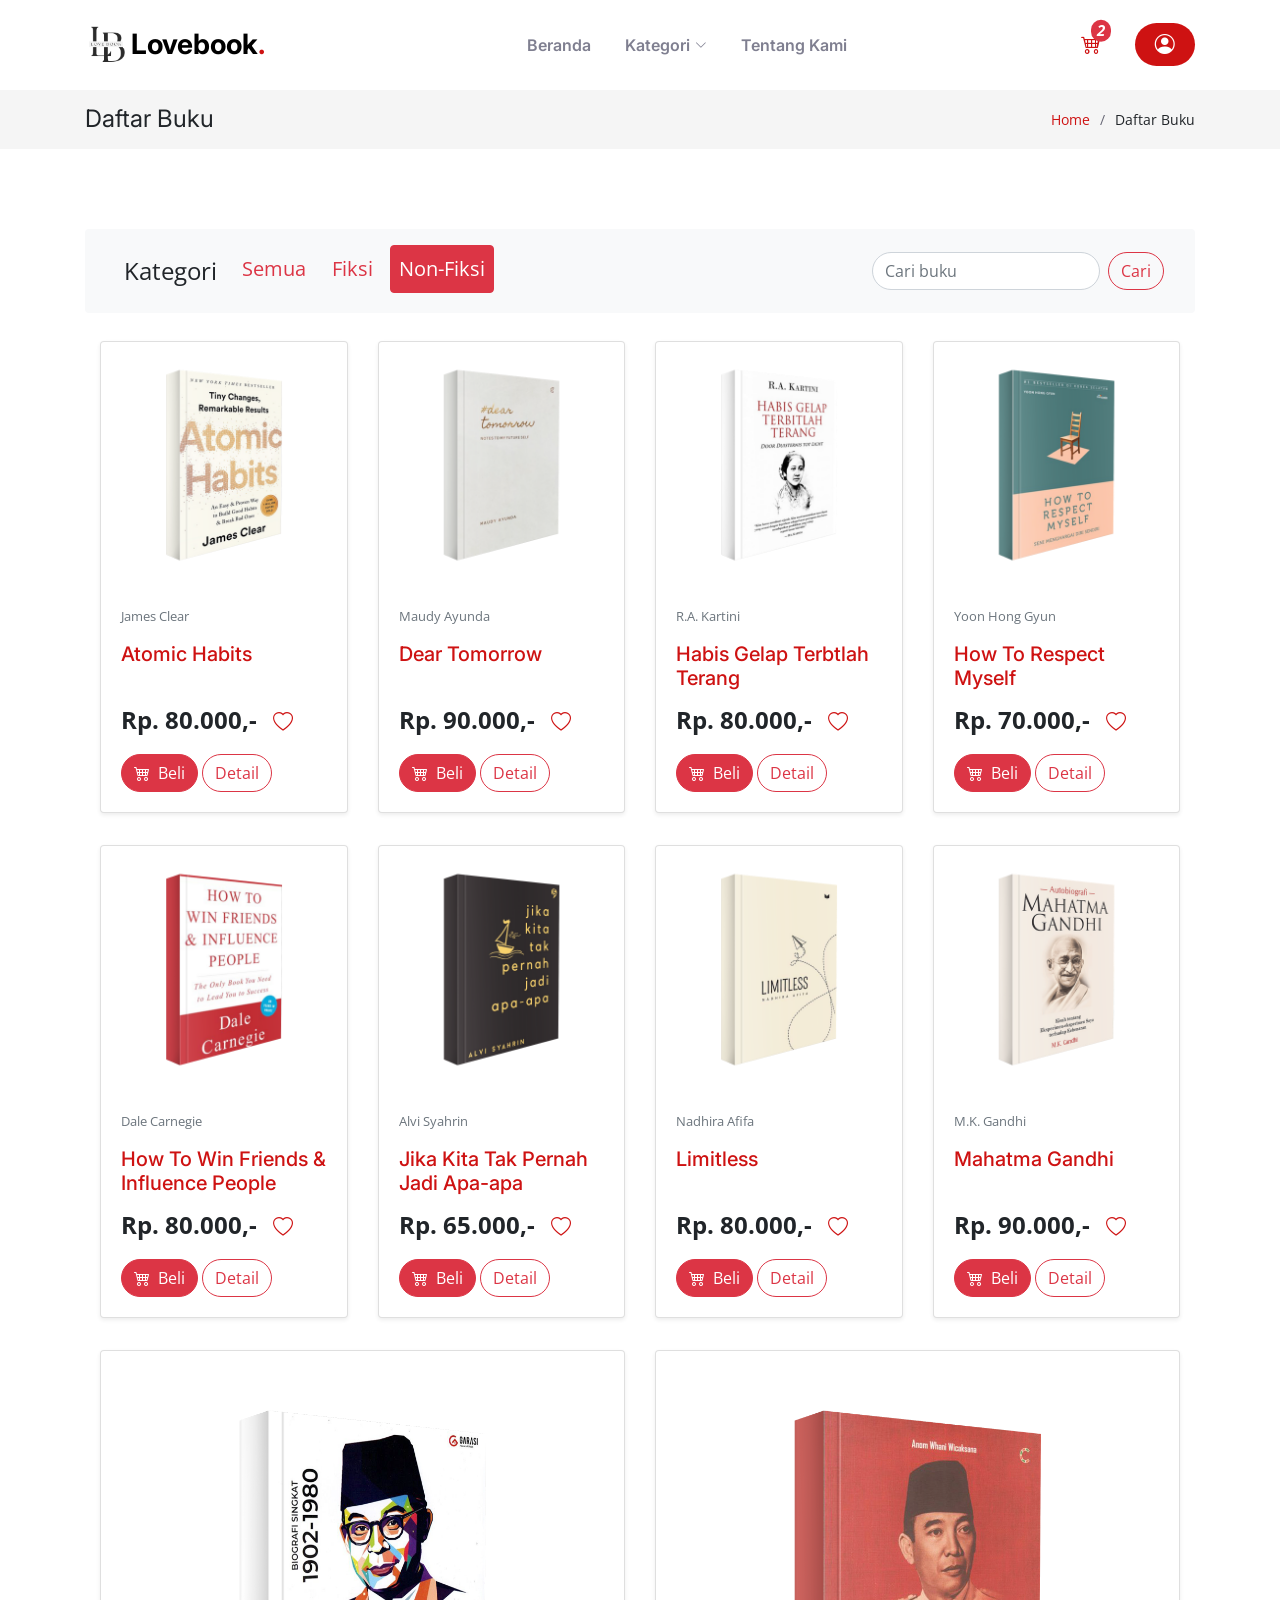
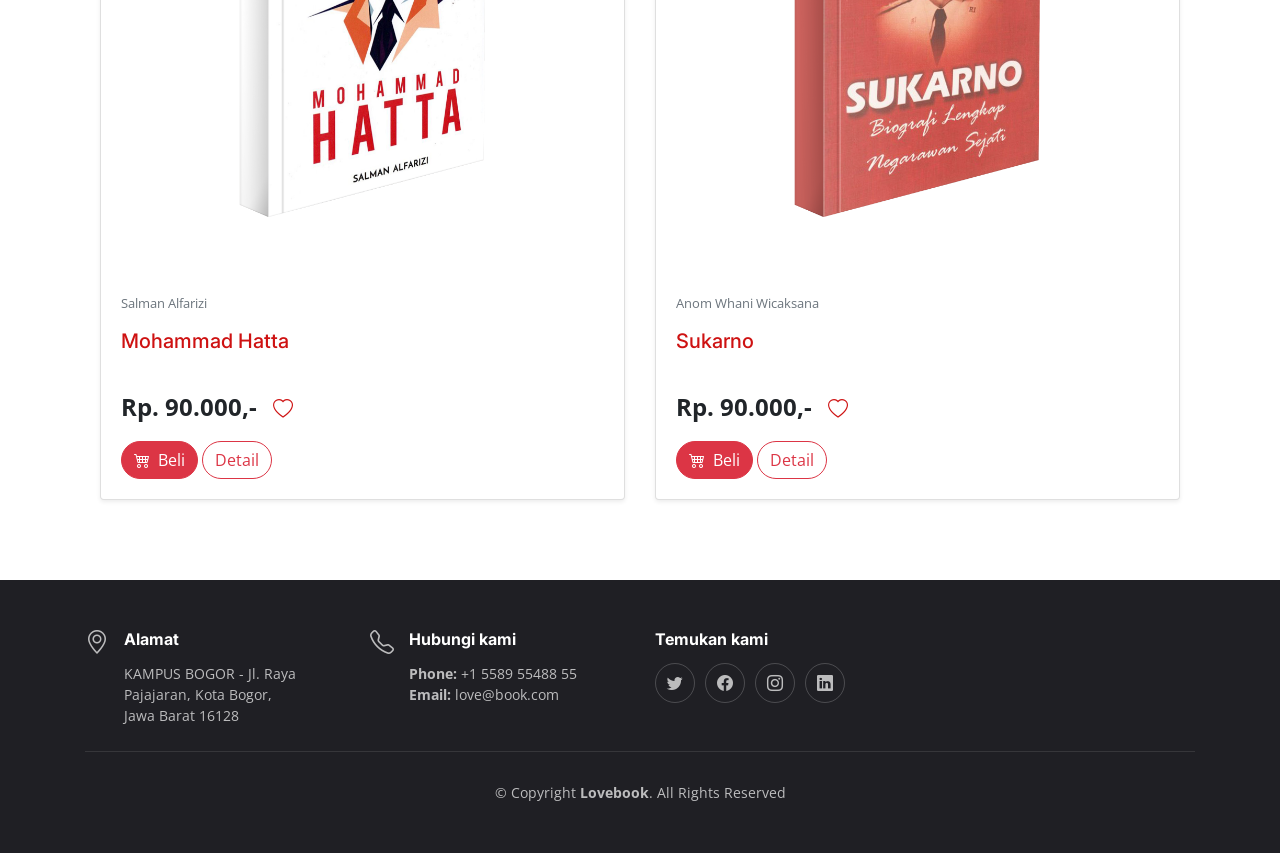
<file: category-nonfiction.html>
<!DOCTYPE html>
<html lang="en">

<head>
    <meta charset="utf-8">
    <meta content="width=device-width, initial-scale=1.0" name="viewport">

    <title>Kategori</title>
    <meta content="" name="description">
    <meta content="" name="keywords">

    <!-- Favicons -->
    <link href="assets/img/LogoLovebook.png" rel="icon">
    <link href="assets/img/LogoLovebook.png" rel="apple-touch-icon">

    <!-- Google Fonts -->
    <link rel="preconnect" href="https://fonts.googleapis.com">
    <link rel="preconnect" href="https://fonts.gstatic.com" crossorigin>
    <link
        href="https://fonts.googleapis.com/css2?family=Open+Sans:ital,wght@0,300;0,400;0,500;0,600;0,700;1,300;1,400;1,600;1,700&family=Amatic+SC:ital,wght@0,300;0,400;0,500;0,600;0,700;1,300;1,400;1,500;1,600;1,700&family=Inter:ital,wght@0,300;0,400;0,500;0,600;0,700;1,300;1,400;1,500;1,600;1,700&display=swap"
        rel="stylesheet">

    <!-- Vendor CSS Files -->
    <link href="assets/vendor/bootstrap/css/bootstrap.min.css" rel="stylesheet">
    <link href="assets/vendor/bootstrap-icons/bootstrap-icons.css" rel="stylesheet">
    <link href="assets/vendor/aos/aos.css" rel="stylesheet">
    <link href="assets/vendor/glightbox/css/glightbox.min.css" rel="stylesheet">
    <link href="assets/vendor/swiper/swiper-bundle.min.css" rel="stylesheet">
    <link href="//maxcdn.bootstrapcdn.com/bootstrap/4.0.0/css/bootstrap.min.css" rel="stylesheet" id="bootstrap-css">
    <script src="//maxcdn.bootstrapcdn.com/bootstrap/4.0.0/js/bootstrap.min.js"></script>
    <script src="//cdnjs.cloudflare.com/ajax/libs/jquery/3.2.1/jquery.min.js"></script>

    <!-- Template Main CSS File -->
    <link href="assets/css/main.css" rel="stylesheet">

</head>

<body>

    <!-- ======= Header ======= -->
    <header id="header" class="header fixed-top d-flex align-items-center">
        <div class="container d-flex align-items-center justify-content-between">

            <a href="index.html" class="logo d-flex align-items-center me-auto me-lg-0">
                <!-- Uncomment the line below if you also wish to use an image logo -->
                <img src="assets/img/logolovebookFIX.png" alt="">
                <h1 class="navbar">Lovebook<span>.</span></h1>
            </a>

            <nav id="navbar" class="navbar">
                <ul>
                    <li><a href="index.html">Beranda</a></li>
                    <li class="dropdown"><a href="category.html"><span>Kategori</span> <i
                                class="bi bi-chevron-down dropdown-indicator"></i></a>
                        <ul>
                            <li><a href="category-fiction.html">Fiksi</a></li>
                            <li><a href="category-nonfiction.html">Non-Fiksi</a></li>
                        </ul>
                    </li>
                    <li><a href="aboutus.html">Tentang Kami</a></li>
                </ul>
            </nav><!-- .navbar -->
            <nav>
                <a href="cart.html"><i class="bi bi-cart4 position-relative fs-5"><span
                            class="position-absolute top-0 start-100 translate-middle badge rounded-pill bg-danger">2
                            <span class="visually-hidden">unread messages</span></span></i></a>
                <a class="btn-book-a-table bi bi-person-circle fs-5" href="profile.html"></a>
            </nav>
            <i class="mobile-nav-toggle mobile-nav-show bi bi-list"></i>
            <i class="mobile-nav-toggle mobile-nav-hide d-none bi bi-x"></i>
        </div>
    </header><!-- End Header -->
    <main id="main">

        <!-- ======= Breadcrumbs ======= -->
        <div class="breadcrumbs">
            <div class="container">

                <div class="d-flex justify-content-between align-items-center">
                    <h2>Daftar Buku</h2>
                    <ol>
                        <li><a href="index.html">Home</a></li>
                        <li>Daftar Buku</li>
                    </ol>
                </div>

            </div>
        </div><!-- End Breadcrumbs -->

        <section class="sample-page">
            <div class="container">
                <div class="shadow-none p-3 bg-light rounded">

                    <nav class="navbar-expand-lg bg-light">
                        <div class="container-fluid">
                            <div class="navbar-collapse" id="navbarSupportedContent">
                                <ul class="navbar-nav me-auto mb-2 mb-lg-0">
                                    <li class="nav-item">
                                        <a class="nav-link disabled fs-4 d-flex justify-content-center">Kategori</a>
                                    </li>
                                    <li class="nav-item ms-2">
                                        <a class="nav-link btn btn-outline-light fs-5" style="color:#dc3545"
                                            href="category.html">Semua</a>
                                    </li>
                                    <li class="nav-item ms-2">
                                        <a class="nav-link btn btn-outline-light fs-5" style="color:#dc3545"
                                            href="category-fiction.html">Fiksi</a>
                                    </li>
                                    <li class="nav-item ms-2">
                                        <a class="nav-link btn btn-danger fs-5" style="color:white"
                                            href="#">Non-Fiksi</a>
                                    </li>
                                </ul>
                                <form class="d-flex" role="search">
                                    <input class="form-control me-2 rounded-pill" type="search" placeholder="Cari buku"
                                        aria-label="Search">
                                    <button class="btn btn-outline-danger rounded-pill" type="submit">Cari</button>
                                </form>
                            </div>
                        </div>
                    </nav>

                </div>

                <!-- <div class="shadow-none p-3 bg-light rounded">
          <h5>Kategori
            <a href="category.html" class="btn btn-sm btn-danger ms-2">Semua</a>
            <a href="category/fiction.html" class="btn btn-sm btn-outline-danger">Fiksi</a>
            <a href="category/nonfiction.html" class="btn btn-sm btn-outline-danger">Non-Fiksi</a>
          </h5>
        </div> -->

                <!-- baris baru -->
                <div class="container" data-aos="fade-up">
                    <div class="row row-cols-1 row-cols-md-3 g-4 mt-1">
                        <div class="col">
                            <div class="card h-100 shadow-sm">
                                <a href="books/atomic1.html"><img src="assets/img/menu/atomic1.png" class="card-img-top" alt="..."></a>
                                <div class="card-body">
                                    <small>
                                        <p class="text-muted">James Clear</p>
                                    </small>
                                    <h5 class="card-title"><a href="books/atomic1.html">Atomic Habits</a></h5><br>
                                    <p class="card-text fs-4"><b>Rp. 80.000,-</b><a href="#"><i
                                                class="bi bi-heart fs-5 ms-3"></i></a></p>
                                    <button type="button" class="btn btn-danger rounded-pill"><i
                                            class="bi bi-cart4 me-2"></i>Beli</button>
                                    <a href="books/atomic1.html"><button type="button" class="btn btn-outline-danger rounded-pill">Detail</button></a>
                                </div>
                            </div>
                        </div>
                        <div class="col">
                            <div class="card h-100 shadow-sm">
                                <a href="books/deartomorrow.html"><img src="assets/img/menu/deartommorow.png" class="card-img-top"
                                        alt="..."></a>
                                <div class="card-body">
                                    <small>
                                        <p class="text-muted">Maudy Ayunda</p>
                                    </small>
                                    <h5 class="card-title"><a href="books/deartomorrow.html">Dear Tomorrow </a></h5><br>
                                    <p class="card-text fs-4"><b>Rp. 90.000,-</b><a href="#"><i
                                                class="bi bi-heart fs-5 ms-3"></i></a></p>
                                    <button type="button" class="btn btn-danger rounded-pill"><i
                                            class="bi bi-cart4 me-2"></i>Beli</button>
                                    <a href="books/deartomorrow.html"><button type="button" class="btn btn-outline-danger rounded-pill">Detail</button></a>
                                </div>
                            </div>
                        </div>
                        <div class="col">
                            <div class="card h-100 shadow-sm">
                                <a><img src="assets/img/menu/habisgelap.png" class="card-img-top" alt="..."></a>
                                <div class="card-body">
                                    <small>
                                        <p class="text-muted">R.A. Kartini</p>
                                    </small>
                                    <h5 class="card-title"><a style="color:#CE1212">Habis Gelap Terbtlah Terang</a></h5>
                                    <p class="card-text fs-4"><b>Rp. 80.000,-</b><a href="#"><i
                                                class="bi bi-heart fs-5 ms-3"></i></a></p>
                                    <button type="button" class="btn btn-danger rounded-pill"><i
                                            class="bi bi-cart4 me-2"></i>Beli</button>
                                    <button type="button" class="btn btn-outline-danger rounded-pill">Detail</button>
                                </div>
                            </div>
                        </div>
                        <div class="col">
                            <div class="card h-100 shadow-sm">
                                <a href="books/howtorespect.html"><img src="assets/img/menu/howtorespect.png" class="card-img-top"
                                        alt="..."></a>
                                <div class="card-body">
                                    <small>
                                        <p class="text-muted">Yoon Hong Gyun</p>
                                    </small>
                                    <h5 class="card-title"><a href="books/howtorespect.html">How To Respect Myself</a></h5>
                                    <p class="card-text fs-4"><b>Rp. 70.000,-</b><a href="#"><i
                                                class="bi bi-heart fs-5 ms-3"></i></a></p>
                                    <button type="button" class="btn btn-danger rounded-pill"><i
                                            class="bi bi-cart4 me-2"></i>Beli</button>
                                    <a href="books/howtorespect.html"><button type="button" class="btn btn-outline-danger rounded-pill">Detail</button></a>
                                </div>
                            </div>
                        </div>

                    </div>

                    <!-- baris baru -->
                    <div class="row row-cols-1 row-cols-md-3 g-4 mt-2">
                        <div class="col">
                            <div class="card h-100 shadow-sm">
                                <a href="books/howtowin.html"><img src="assets/img/menu/howtowin.png" class="card-img-top" alt="..."></a>
                                <div class="card-body">
                                    <small>
                                        <p class="text-muted">Dale Carnegie</p>
                                    </small>
                                    <h5 class="card-title"><a href="books/howtowin.html">How To Win Friends & Influence People</a></h5>
                                    <p class="card-text fs-4"><b>Rp. 80.000,-</b><a href="#"><i
                                                class="bi bi-heart fs-5 ms-3"></i></a></p>
                                    <button type="button" class="btn btn-danger rounded-pill"><i
                                            class="bi bi-cart4 me-2"></i>Beli</button>
                                    <a href="books/howtowin.html"><button type="button" class="btn btn-outline-danger rounded-pill">Detail</button></a>
                                </div>
                            </div>
                        </div>
                        <div class="col">
                            <div class="card h-100 shadow-sm">
                                <a><img src="assets/img/menu/jikakitatak.png" class="card-img-top"
                                        alt="..."></a>
                                <div class="card-body">
                                    <small>
                                        <p class="text-muted">Alvi Syahrin</p>
                                    </small>
                                    <h5 class="card-title"><a style="color:#CE1212">Jika Kita Tak Pernah Jadi Apa-apa</a></h5>
                                    <p class="card-text fs-4"><b>Rp. 65.000,-</b><a href="#"><i
                                                class="bi bi-heart fs-5 ms-3"></i></a></p>
                                    <button type="button" class="btn btn-danger rounded-pill"><i
                                            class="bi bi-cart4 me-2"></i>Beli</button>
                                    <button type="button" class="btn btn-outline-danger rounded-pill">Detail</button>
                                </div>
                            </div>
                        </div>
                        <div class="col">
                            <div class="card h-100 shadow-sm">
                                <a href="books/limitless.html"><img src="assets/img/menu/limitless.png" class="card-img-top" alt="..."></a>
                                <div class="card-body">
                                    <small>
                                        <p class="text-muted">Nadhira Afifa</p>
                                    </small>
                                    <h5 class="card-title"><a href="books/limitless.html">Limitless</a></h5><br>
                                    <p class="card-text fs-4"><b>Rp. 80.000,-</b><a href="#"><i
                                                class="bi bi-heart fs-5 ms-3"></i></a></p>
                                    <button type="button" class="btn btn-danger rounded-pill"><i
                                            class="bi bi-cart4 me-2"></i>Beli</button>
                                    <a href="books/limitless.html"><button type="button" class="btn btn-outline-danger rounded-pill">Detail</button></a>
                                </div>
                            </div>
                        </div>
                        <div class="col">
                            <div class="card h-100 shadow-sm">
                                <a><img src="assets/img/menu/mahatma.png" class="card-img-top" alt="..."></a>
                                <div class="card-body">
                                    <small>
                                        <p class="text-muted">M.K. Gandhi</p>
                                    </small>
                                    <h5 class="card-title"><a style="color:#CE1212">Mahatma Gandhi</a></h5><br>
                                    <p class="card-text fs-4"><b>Rp. 90.000,-</b><a href="#"><i
                                                class="bi bi-heart fs-5 ms-3"></i></a></p>
                                    <button type="button" class="btn btn-danger rounded-pill"><i
                                            class="bi bi-cart4 me-2"></i>Beli</button>
                                    <button type="button" class="btn btn-outline-danger rounded-pill">Detail</button>
                                </div>
                            </div>
                        </div>

                    </div>

                    <!-- baris baru -->
                    <div class="row row-cols-1 row-cols-md-3 g-4 mt-2">
                        <div class="col">
                            <div class="card h-100 shadow-sm">
                                <a><img src="assets/img/menu/mhatta.png" class="card-img-top" alt="..."></a>
                                <div class="card-body">
                                    <small>
                                        <p class="text-muted">Salman Alfarizi</p>
                                    </small>
                                    <h5 class="card-title"><a style="color:#CE1212">Mohammad Hatta</a></h5><br>
                                    <p class="card-text fs-4"><b>Rp. 90.000,-</b><a href="#"><i
                                                class="bi bi-heart fs-5 ms-3"></i></a></p>
                                    <button type="button" class="btn btn-danger rounded-pill"><i
                                            class="bi bi-cart4 me-2"></i>Beli</button>
                                    <button type="button" class="btn btn-outline-danger rounded-pill">Detail</button>
                                </div>
                            </div>
                        </div>
                        <div class="col">
                            <div class="card h-100 shadow-sm">
                                <a href="books/sukarno.html"><img src="assets/img/menu/sukarno.png" class="card-img-top" alt="..."></a>
                                <div class="card-body">
                                    <small>
                                        <p class="text-muted">Anom Whani Wicaksana</p>
                                    </small>
                                    <h5 class="card-title"><a href="books/sukarno.html">Sukarno</a></h5><br>
                                    <p class="card-text fs-4"><b>Rp. 90.000,-</b><a href="#"><i
                                                class="bi bi-heart fs-5 ms-3"></i></a></p>
                                    <button type="button" class="btn btn-danger rounded-pill"><i
                                            class="bi bi-cart4 me-2"></i>Beli</button>
                                    <a href="books/sukarno.html"><button type="button" class="btn btn-outline-danger rounded-pill">Detail</button></a>
                                </div>
                            </div>
                        </div>

                    </div>
                </div>
            </div>
        </section>

    </main><!-- End #main -->

    <!-- ======= Footer ======= -->
    <footer id="footer" class="footer">

        <div class="container">
            <div class="row gy-3">
                <div class="col-lg-3 col-md-6 d-flex">
                    <i class="bi bi-geo-alt icon"></i>
                    <div>
                        <h4>Alamat</h4>
                        <p>
                            KAMPUS BOGOR - Jl. Raya Pajajaran, Kota Bogor,<br>
                            Jawa Barat 16128 <br>
                        </p>
                    </div>

                </div>

                <div class="col-lg-3 col-md-6 footer-links d-flex">
                    <i class="bi bi-telephone icon"></i>
                    <div>
                        <h4>Hubungi kami</h4>
                        <p>
                            <strong>Phone:</strong> +1 5589 55488 55<br>
                            <strong>Email:</strong> love@book.com<br>
                        </p>
                    </div>
                </div>

                <div class="col-lg-3 col-md-6 footer-links">
                    <h4>Temukan kami</h4>
                    <div class="social-links d-flex">
                        <a href="#" class="twitter"><i class="bi bi-twitter"></i></a>
                        <a href="#" class="facebook"><i class="bi bi-facebook"></i></a>
                        <a href="#" class="instagram"><i class="bi bi-instagram"></i></a>
                        <a href="#" class="linkedin"><i class="bi bi-linkedin"></i></a>
                    </div>
                </div>

            </div>
        </div>

        <div class="container">
            <div class="copyright">
                &copy; Copyright <strong><span>Lovebook</span></strong>. All Rights Reserved
            </div>
        </div>

    </footer><!-- End Footer -->
    <!-- End Footer -->

    <a href="#" class="scroll-top d-flex align-items-center justify-content-center"><i
            class="bi bi-arrow-up-short"></i></a>

    <div id="preloader"></div>

    <!-- Vendor JS Files -->
    <script src="assets/vendor/bootstrap/js/bootstrap.bundle.min.js"></script>
    <script src="assets/vendor/aos/aos.js"></script>
    <script src="assets/vendor/glightbox/js/glightbox.min.js"></script>
    <script src="assets/vendor/purecounter/purecounter_vanilla.js"></script>
    <script src="assets/vendor/swiper/swiper-bundle.min.js"></script>
    <script src="assets/vendor/php-email-form/validate.js"></script>

    <!-- Template Main JS File -->
    <script src="assets/js/main.js"></script>

</body>

</html>
</file>
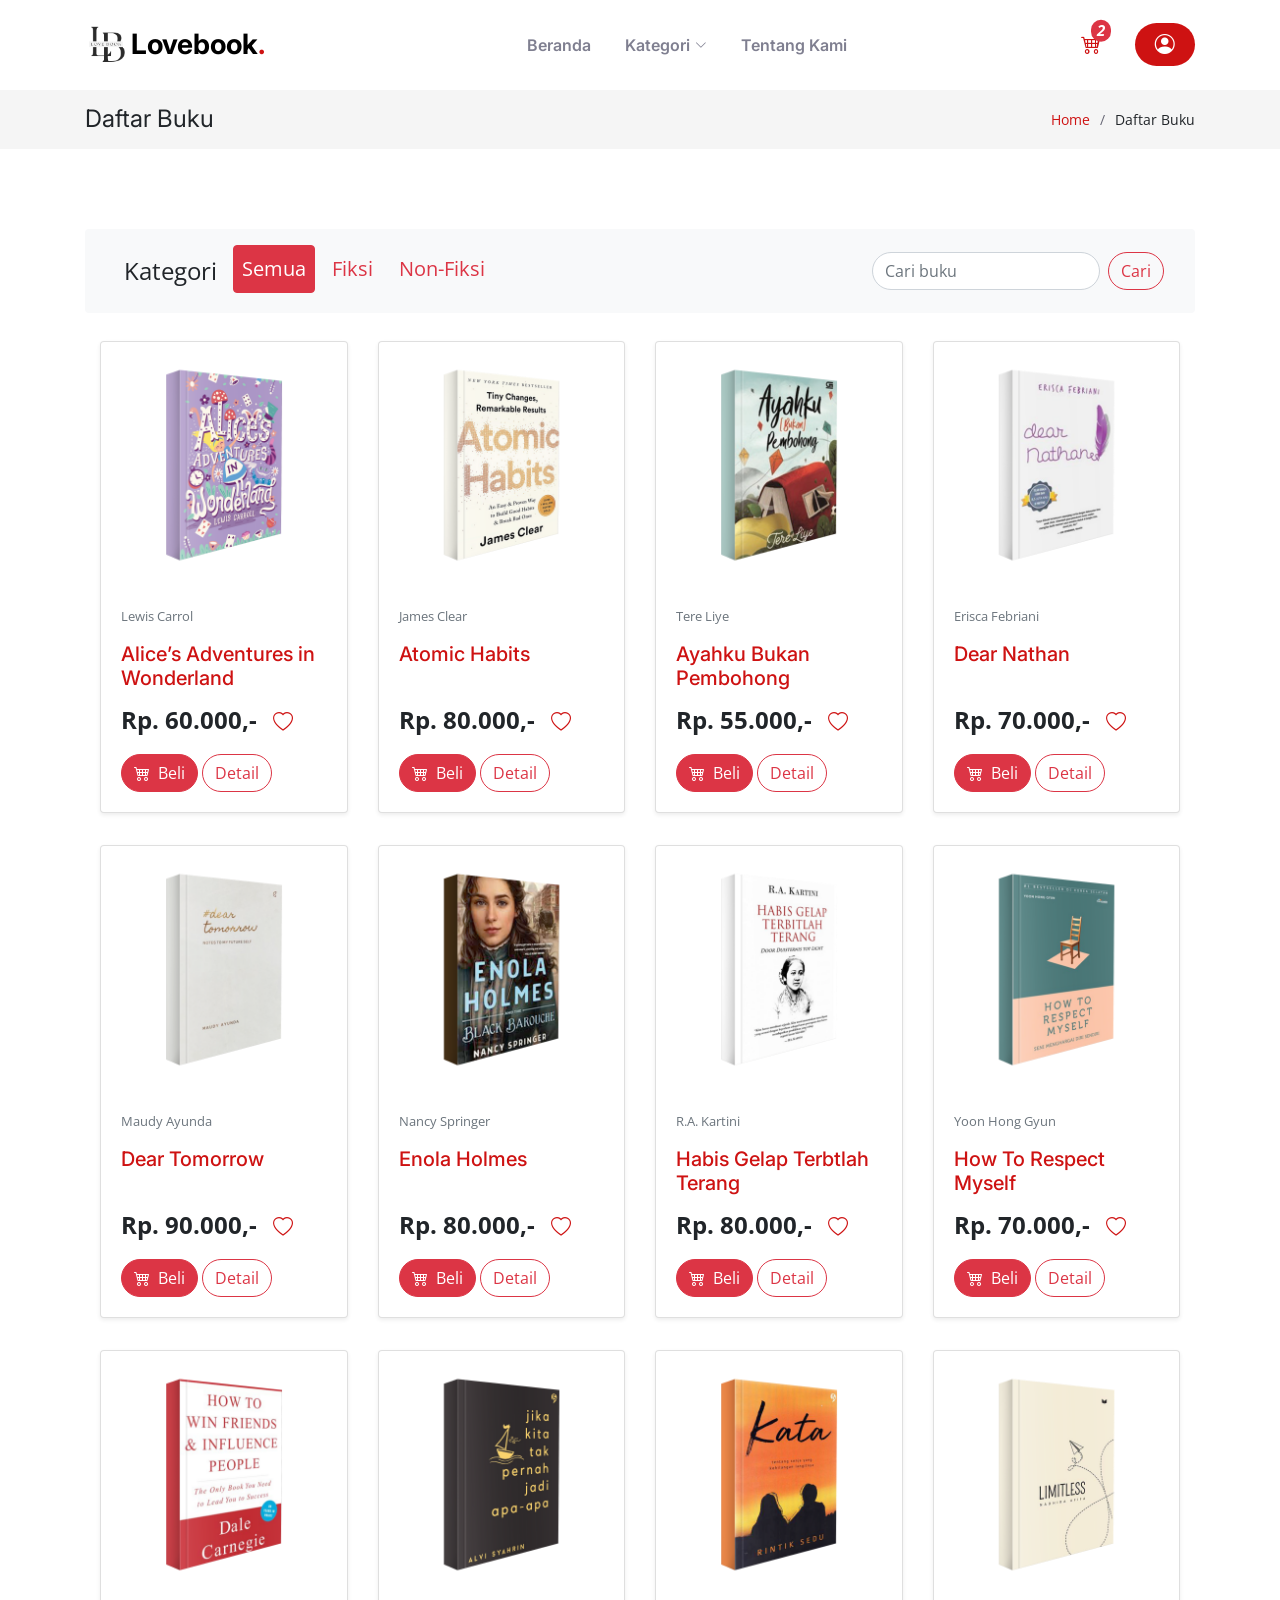
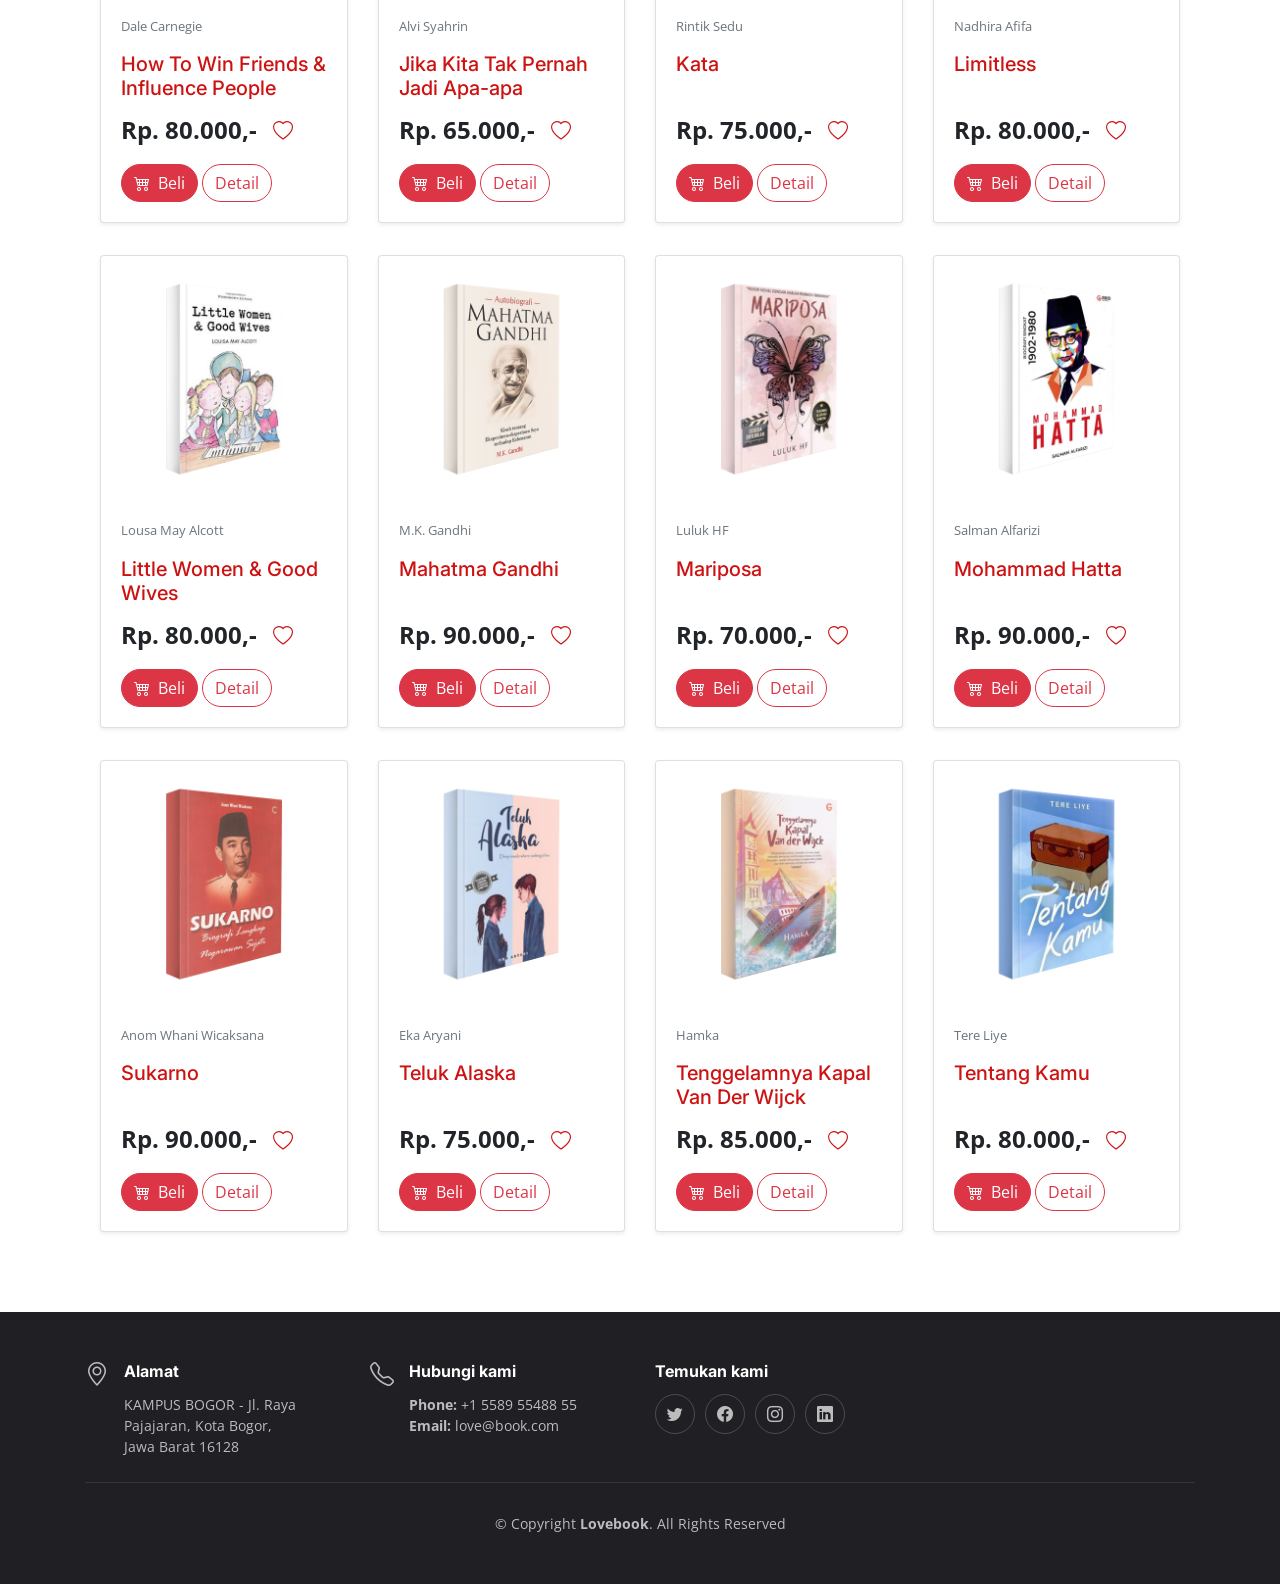
<file: category.html>
<!DOCTYPE html>
<html lang="en">

<head>
  <meta charset="utf-8">
  <meta content="width=device-width, initial-scale=1.0" name="viewport">

  <title>Kategori</title>
  <meta content="" name="description">
  <meta content="" name="keywords">

  <!-- Favicons -->
  <link href="assets/img/LogoLovebook.png" rel="icon">
  <link href="assets/img/LogoLovebook.png" rel="apple-touch-icon">

  <!-- Google Fonts -->
  <link rel="preconnect" href="https://fonts.googleapis.com">
  <link rel="preconnect" href="https://fonts.gstatic.com" crossorigin>
  <link
    href="https://fonts.googleapis.com/css2?family=Open+Sans:ital,wght@0,300;0,400;0,500;0,600;0,700;1,300;1,400;1,600;1,700&family=Amatic+SC:ital,wght@0,300;0,400;0,500;0,600;0,700;1,300;1,400;1,500;1,600;1,700&family=Inter:ital,wght@0,300;0,400;0,500;0,600;0,700;1,300;1,400;1,500;1,600;1,700&display=swap"
    rel="stylesheet">

  <!-- Vendor CSS Files -->
  <link href="assets/vendor/bootstrap/css/bootstrap.min.css" rel="stylesheet">
  <link href="assets/vendor/bootstrap-icons/bootstrap-icons.css" rel="stylesheet">
  <link href="assets/vendor/aos/aos.css" rel="stylesheet">
  <link href="assets/vendor/glightbox/css/glightbox.min.css" rel="stylesheet">
  <link href="assets/vendor/swiper/swiper-bundle.min.css" rel="stylesheet">
  <link href="//maxcdn.bootstrapcdn.com/bootstrap/4.0.0/css/bootstrap.min.css" rel="stylesheet" id="bootstrap-css">
  <script src="//maxcdn.bootstrapcdn.com/bootstrap/4.0.0/js/bootstrap.min.js"></script>
  <script src="//cdnjs.cloudflare.com/ajax/libs/jquery/3.2.1/jquery.min.js"></script>

  <!-- Template Main CSS File -->
  <link href="assets/css/main.css" rel="stylesheet">

</head>

<body>

  <!-- ======= Header ======= -->
  <header id="header" class="header fixed-top d-flex align-items-center">
    <div class="container d-flex align-items-center justify-content-between">

      <a href="index.html" class="logo d-flex align-items-center me-auto me-lg-0">
        <!-- Uncomment the line below if you also wish to use an image logo -->
        <img src="assets/img/logolovebookFIX.png" alt="">
        <h1 class="navbar">Lovebook<span>.</span></h1>
      </a>

      <nav id="navbar" class="navbar">
        <ul>
          <li><a href="index.html">Beranda</a></li>
          <li class="dropdown"><a href="category.html"><span>Kategori</span> <i
                class="bi bi-chevron-down dropdown-indicator"></i></a>
            <ul>
              <li><a href="category-fiction.html">Fiksi</a></li>
              <li><a href="category-nonfiction.html">Non-Fiksi</a></li>
            </ul>
          </li>
          <li><a href="aboutus.html">Tentang Kami</a></li>
        </ul>
      </nav><!-- .navbar -->
      <nav>
        <a href="cart.html"><i class="bi bi-cart4 position-relative fs-5"><span
              class="position-absolute top-0 start-100 translate-middle badge rounded-pill bg-danger">2 <span
                class="visually-hidden">unread messages</span></span></i></a>
        <a class="btn-book-a-table bi bi-person-circle fs-5" href="profile.html"></a>
      </nav>
      <i class="mobile-nav-toggle mobile-nav-show bi bi-list"></i>
      <i class="mobile-nav-toggle mobile-nav-hide d-none bi bi-x"></i>
    </div>
  </header><!-- End Header -->
  <main id="main">

    <!-- ======= Breadcrumbs ======= -->
    <div class="breadcrumbs">
      <div class="container">

        <div class="d-flex justify-content-between align-items-center">
          <h2>Daftar Buku</h2>
          <ol>
            <li><a href="index.html">Home</a></li>
            <li>Daftar Buku</li>
          </ol>
        </div>

      </div>
    </div><!-- End Breadcrumbs -->

    <section class="sample-page">
      <div class="container">
        <div class="shadow-none p-3 bg-light rounded">

          <nav class="navbar-expand-lg bg-light">
            <div class="container-fluid">
              <div class="navbar-collapse" id="navbarSupportedContent">
                <ul class="navbar-nav me-auto mb-2 mb-lg-0">
                  <li class="nav-item">
                    <a class="nav-link disabled fs-4 d-flex justify-content-center">Kategori</a>
                  </li>
                  <li class="nav-item ms-2">
                    <a class="nav-link btn btn-danger fs-5" style="color:white" href="#">Semua</a>
                  </li>
                  <li class="nav-item ms-2">
                    <a class="nav-link btn btn-outline-light fs-5" style="color:#dc3545"
                      href="category-fiction.html">Fiksi</a>
                  </li>
                  <li class="nav-item ms-2">
                    <a class="nav-link btn btn-outline-light fs-5" style="color:#dc3545"
                      href="category-nonfiction.html">Non-Fiksi</a>
                  </li>
                </ul>
                <form class="d-flex" role="search">
                  <input class="form-control me-2 rounded-pill" type="search" placeholder="Cari buku" aria-label="Search">
                  <button class="btn btn-outline-danger rounded-pill" type="submit">Cari</button>
                </form>
              </div>
            </div>
          </nav>

        </div>

        <!-- <div class="shadow-none p-3 bg-light rounded">
          <h5>Kategori
            <a href="category.html" class="btn btn-sm btn-danger ms-2">Semua</a>
            <a href="category/fiction.html" class="btn btn-sm btn-outline-danger">Fiksi</a>
            <a href="category/nonfiction.html" class="btn btn-sm btn-outline-danger">Non-Fiksi</a>
          </h5>
        </div> -->

        <!-- baris baru -->
        <div class="container" data-aos="fade-up">
          <div class="row row-cols-1 row-cols-md-3 g-4 mt-1">
            <div class="col">
              <div class="card h-100 shadow-sm">
                <a href="books/alice.html"><img src="assets/img/menu/alice.png" class="card-img-top" alt="..."></a>
                <div class="card-body">
                  <small>
                    <p class="text-muted">Lewis Carrol</p>
                  </small>
                  <h5 class="card-title"><a href="books/alice.html">Alice’s Adventures in Wonderland </a></h5>
                  <p class="card-text fs-4"><b>Rp. 60.000,-</b><a href="#"><i class="bi bi-heart fs-5 ms-3"></i></a></p>
                  <button type="button" class="btn btn-danger rounded-pill"><i class="bi bi-cart4 me-2"></i>Beli </button>
                  <a href="books/alice.html" class="btn btn-outline-danger rounded-pill">Detail</a>
                </div>
              </div>
            </div>
            <div class="col">
              <div class="card h-100 shadow-sm">
                <a href="books/atomic1.html"><img src="assets/img/menu/atomic1.png" class="card-img-top" alt="..."></a>
                <div class="card-body">
                  <small>
                    <p class="text-muted">James Clear</p>
                  </small>
                  <h5 class="card-title"><a href="books/atomic1.html">Atomic Habits</a></h5><br>
                  <p class="card-text fs-4"><b>Rp. 80.000,-</b><a href="#"><i class="bi bi-heart fs-5 ms-3"></i></a></p>
                  <button type="button" class="btn btn-danger rounded-pill"><i class="bi bi-cart4 me-2"></i>Beli</button>
                  <a href="books/atomic1.html"><button" class="btn btn-outline-danger rounded-pill">Detail</button></a>
                </div>
              </div>
            </div>
            <div class="col">
              <div class="card h-100 shadow-sm">
                <a><img src="assets/img/menu/ayahku.png" class="card-img-top" alt="..."></a>
                <div class="card-body">
                  <small>
                    <p class="text-muted">Tere Liye</p>
                  </small>
                  <h5 class="card-title"><a style="color:#CE1212">Ayahku Bukan Pembohong</a></h5>
                  <p class="card-text fs-4"><b>Rp. 55.000,-</b><a href="#"><i class="bi bi-heart fs-5 ms-3"></i></a></p>
                  <button type="button" class="btn btn-danger rounded-pill"><i class="bi bi-cart4 me-2"></i>Beli</button>
                  <button type="button" class="btn btn-outline-danger rounded-pill">Detail</button>
                </div>
              </div>
            </div>
            <div class="col">
              <div class="card h-100 shadow-sm">
                <a href="books/dearnathan.html"><img src="assets/img/menu/dearnathan.png" class="card-img-top" alt="..."></a>
                <div class="card-body">
                  <small>
                    <p class="text-muted">Erisca Febriani</p>
                  </small>
                  <h5 class="card-title"><a href="books/dearnathan.html">Dear Nathan</a></h5><br>
                  <p class="card-text fs-4"><b>Rp. 70.000,-</b><a href="#"><i class="bi bi-heart fs-5 ms-3"></i></a></p>
                  <button type="button" class="btn btn-danger rounded-pill"><i class="bi bi-cart4 me-2"></i>Beli</button>
                  <a href="books/dearnathan.html"><button type="button" class="btn btn-outline-danger rounded-pill">Detail</button></a>
                </div>
              </div>
            </div>

          </div>

          <!-- baris baru -->
          <div class="row row-cols-1 row-cols-md-3 g-4 mt-2">
            <div class="col">
              <div class="card h-100 shadow-sm">
                <a href="books/deartomorrow.html"><img src="assets/img/menu/deartommorow.png" class="card-img-top" alt="..."></a>
                <div class="card-body">
                  <small>
                    <p class="text-muted">Maudy Ayunda</p>
                  </small>
                  <h5 class="card-title"><a href="books/deartomorrow.html">Dear Tomorrow </a></h5><br>
                  <p class="card-text fs-4"><b>Rp. 90.000,-</b><a href="#"><i class="bi bi-heart fs-5 ms-3"></i></a></p>
                  <button type="button" class="btn btn-danger rounded-pill"><i class="bi bi-cart4 me-2"></i>Beli</button>
                  <a href="books/deartomorrow.html"><button type="button" class="btn btn-outline-danger rounded-pill">Detail</button></a>
                </div>
              </div>
            </div>
            <div class="col">
              <div class="card h-100 shadow-sm">
                <a href="books/enola1.html"><img src="assets/img/menu/enola1.png" class="card-img-top" alt="..."></a>
                <div class="card-body">
                  <small>
                    <p class="text-muted">Nancy Springer</p>
                  </small>
                  <h5 class="card-title"><a href="books/enola1.html">Enola Holmes</a></h5><br>
                  <p class="card-text fs-4"><b>Rp. 80.000,-</b><a href="#"><i class="bi bi-heart fs-5 ms-3"></i></a></p>
                  <button type="button" class="btn btn-danger rounded-pill"><i class="bi bi-cart4 me-2"></i>Beli</button>
                  <a href="books/enola1.html"><button type="button" class="btn btn-outline-danger rounded-pill">Detail</button></a>
                </div>
              </div>
            </div>
            <div class="col">
              <div class="card h-100 shadow-sm">
                <a><img src="assets/img/menu/habisgelap.png" class="card-img-top" alt="..."></a>
                <div class="card-body">
                  <small>
                    <p class="text-muted">R.A. Kartini</p>
                  </small>
                  <h5 class="card-title"><a style="color:#CE1212">Habis Gelap Terbtlah Terang</a></h5>
                  <p class="card-text fs-4"><b>Rp. 80.000,-</b><a href="#"><i class="bi bi-heart fs-5 ms-3"></i></a></p>
                  <button type="button" class="btn btn-danger rounded-pill"><i class="bi bi-cart4 me-2"></i>Beli</button>
                  <button type="button" class="btn btn-outline-danger rounded-pill">Detail</button>
                </div>
              </div>
            </div>
            <div class="col">
              <div class="card h-100 shadow-sm">
                <a href="books/howtorespect.html"><img src="assets/img/menu/howtorespect.png" class="card-img-top" alt="..."></a>
                <div class="card-body">
                  <small>
                    <p class="text-muted">Yoon Hong Gyun</p>
                  </small>
                  <h5 class="card-title"><a href="books/howtorespect.html">How To Respect Myself</a></h5>
                  <p class="card-text fs-4"><b>Rp. 70.000,-</b><a href="#"><i class="bi bi-heart fs-5 ms-3"></i></a></p>
                  <button type="button" class="btn btn-danger rounded-pill"><i class="bi bi-cart4 me-2"></i>Beli</button>
                  <a href="books/howtorespect.html"><button type="button" class="btn btn-outline-danger rounded-pill">Detail</button></a>
                </div>
              </div>
            </div>

          </div>

          <!-- baris baru -->
          <div class="row row-cols-1 row-cols-md-3 g-4 mt-2">
            <div class="col">
              <div class="card h-100 shadow-sm">
                <a href="books/howtowin.html"><img src="assets/img/menu/howtowin.png" class="card-img-top" alt="..."></a>
                <div class="card-body">
                  <small>
                    <p class="text-muted">Dale Carnegie</p>
                  </small>
                  <h5 class="card-title"><a href="books/howtowin.html">How To Win Friends & Influence People</a></h5>
                  <p class="card-text fs-4"><b>Rp. 80.000,-</b><a href="#"><i class="bi bi-heart fs-5 ms-3"></i></a></p>
                  <button type="button" class="btn btn-danger rounded-pill"><i class="bi bi-cart4 me-2"></i>Beli</button>
                  <a href="books/howtowin.html"><button type="button" class="btn btn-outline-danger rounded-pill">Detail</button></a>
                </div>
              </div>
            </div>
            <div class="col">
              <div class="card h-100 shadow-sm">
                <a><img src="assets/img/menu/jikakitatak.png" class="card-img-top" alt="..."></a>
                <div class="card-body">
                  <small>
                    <p class="text-muted">Alvi Syahrin</p>
                  </small>
                  <h5 class="card-title"><a style="color:#CE1212">Jika Kita Tak Pernah Jadi Apa-apa</a></h5>
                  <p class="card-text fs-4"><b>Rp. 65.000,-</b><a href="#"><i class="bi bi-heart fs-5 ms-3"></i></a></p>
                  <button type="button" class="btn btn-danger rounded-pill"><i class="bi bi-cart4 me-2"></i>Beli</button>
                  <button type="button" class="btn btn-outline-danger rounded-pill">Detail</button>
                </div>
              </div>
            </div>
            <div class="col">
              <div class="card h-100 shadow-sm">
                <a href="books/kata.html"><img src="assets/img/menu/kata.png" class="card-img-top" alt="..."></a>
                <div class="card-body">
                  <small>
                    <p class="text-muted">Rintik Sedu</p>
                  </small>
                  <h5 class="card-title"><a href="books/kata.html">Kata</a></h5><br>
                  <p class="card-text fs-4"><b>Rp. 75.000,-</b><a href="#"><i class="bi bi-heart fs-5 ms-3"></i></a></p>
                  <button type="button" class="btn btn-danger rounded-pill"><i class="bi bi-cart4 me-2"></i>Beli</button>
                  <a href="books/kata.html"><button type="button" class="btn btn-outline-danger rounded-pill">Detail</button></a>
                </div>
              </div>
            </div>
            <div class="col">
              <div class="card h-100 shadow-sm">
                <a href="books/limitless.html"><img src="assets/img/menu/limitless.png" class="card-img-top" alt="..."></a>
                <div class="card-body">
                  <small>
                    <p class="text-muted">Nadhira Afifa</p>
                  </small>
                  <h5 class="card-title"><a href="books/limitless.html">Limitless</a></h5><br>
                  <p class="card-text fs-4"><b>Rp. 80.000,-</b><a href="#"><i class="bi bi-heart fs-5 ms-3"></i></a></p>
                  <button type="button" class="btn btn-danger rounded-pill"><i class="bi bi-cart4 me-2"></i>Beli</button>
                  <a href="books/limitless.html"><button type="button" class="btn btn-outline-danger rounded-pill">Detail</button></a>
                </div>
              </div>
            </div>

          </div>

          <!-- baris baru -->
          <div class="row row-cols-1 row-cols-md-3 g-4 mt-2">
            <div class="col">
              <div class="card h-100 shadow-sm">
                <a href="books/littlewoman.html"><img src="assets/img/menu/littlewoman.png" class="card-img-top" alt="..."></a>
                <div class="card-body">
                  <small>
                    <p class="text-muted">Lousa May Alcott</p>
                  </small>
                  <h5 class="card-title"><a href="books/littlewoman.html">Little Women & Good Wives</a></h5>
                  <p class="card-text fs-4"><b>Rp. 80.000,-</b><a href="#"><i class="bi bi-heart fs-5 ms-3"></i></a></p>
                  <button type="button" class="btn btn-danger rounded-pill"><i class="bi bi-cart4 me-2"></i>Beli</button>
                  <a href="books/littlewoman.html"><button type="button" class="btn btn-outline-danger rounded-pill">Detail</button></a>
                </div>
              </div>
            </div>
            <div class="col">
              <div class="card h-100 shadow-sm">
                <a><img src="assets/img/menu/mahatma.png" class="card-img-top" alt="..."></a>
                <div class="card-body">
                  <small>
                    <p class="text-muted">M.K. Gandhi</p>
                  </small>
                  <h5 class="card-title"><a style="color:#CE1212">Mahatma Gandhi</a></h5><br>
                  <p class="card-text fs-4"><b>Rp. 90.000,-</b><a href="#"><i class="bi bi-heart fs-5 ms-3"></i></a></p>
                  <button type="button" class="btn btn-danger rounded-pill"><i class="bi bi-cart4 me-2"></i>Beli</button>
                  <button type="button" class="btn btn-outline-danger rounded-pill">Detail</button>
                </div>
              </div>
            </div>
            <div class="col">
              <div class="card h-100 shadow-sm">
                <a><img src="assets/img/menu/mariposa.png" class="card-img-top" alt="..."></a>
                <div class="card-body">
                  <small>
                    <p class="text-muted">Luluk HF</p>
                  </small>
                  <h5 class="card-title"><a style="color:#CE1212">Mariposa</a></h5><br>
                  <p class="card-text fs-4"><b>Rp. 70.000,-</b><a href="#"><i class="bi bi-heart fs-5 ms-3"></i></a></p>
                  <button type="button" class="btn btn-danger rounded-pill"><i class="bi bi-cart4 me-2"></i>Beli</button>
                  <button type="button" class="btn btn-outline-danger rounded-pill">Detail</button>
                </div>
              </div>
            </div>
            <div class="col">
              <div class="card h-100 shadow-sm">
                <a><img src="assets/img/menu/mhatta.png" class="card-img-top" alt="..."></a>
                <div class="card-body">
                  <small>
                    <p class="text-muted">Salman Alfarizi</p>
                  </small>
                  <h5 class="card-title"><a style="color:#CE1212">Mohammad Hatta</a></h5><br>
                  <p class="card-text fs-4"><b>Rp. 90.000,-</b><a href="#"><i class="bi bi-heart fs-5 ms-3"></i></a></p>
                  <button type="button" class="btn btn-danger rounded-pill"><i class="bi bi-cart4 me-2"></i>Beli</button>
                  <button type="button" class="btn btn-outline-danger rounded-pill">Detail</button>
                </div>
              </div>
            </div>

          </div>

          <!-- baris baru -->
          <div class="row row-cols-1 row-cols-md-3 g-4 mt-2">
            <div class="col">
              <div class="card h-100 shadow-sm">
                <a href="books/sukarno.html"><img src="assets/img/menu/sukarno.png" class="card-img-top" alt="..."></a>
                <div class="card-body">
                  <small>
                    <p class="text-muted">Anom Whani Wicaksana</p>
                  </small>
                  <h5 class="card-title"><a href="books/sukarno.html">Sukarno</a></h5><br>
                  <p class="card-text fs-4"><b>Rp. 90.000,-</b><a href="#"><i class="bi bi-heart fs-5 ms-3"></i></a></p>
                  <button type="button" class="btn btn-danger rounded-pill"><i class="bi bi-cart4 me-2"></i>Beli</button>
                  <a href="books/sukarno.html"><button type="button" class="btn btn-outline-danger rounded-pill">Detail</button></a>
                </div>
              </div>
            </div>
            <div class="col">
              <div class="card h-100 shadow-sm">
                <a><img src="assets/img/menu/teluk.png" class="card-img-top" alt="..."></a>
                <div class="card-body">
                  <small>
                    <p class="text-muted">Eka Aryani</p>
                  </small>
                  <h5 class="card-title"><a style="color:#CE1212">Teluk Alaska</a></h5><br>
                  <p class="card-text fs-4"><b>Rp. 75.000,-</b><a href="#"><i class="bi bi-heart fs-5 ms-3"></i></a></p>
                  <button type="button" class="btn btn-danger rounded-pill"><i class="bi bi-cart4 me-2"></i>Beli</button>
                  <button type="button" class="btn btn-outline-danger rounded-pill">Detail</button>
                </div>
              </div>
            </div>
            <div class="col">
              <div class="card h-100 shadow-sm">
                <a><img src="assets/img/menu/tenggelam.png" class="card-img-top" alt="..."></a>
                <div class="card-body">
                  <small>
                    <p class="text-muted">Hamka</p>
                  </small>
                  <h5 class="card-title"><a style="color:#CE1212">Tenggelamnya Kapal Van Der Wijck</a></h5>
                  <p class="card-text fs-4"><b>Rp. 85.000,-</b><a href="#"><i class="bi bi-heart fs-5 ms-3"></i></a></p>
                  <button type="button" class="btn btn-danger rounded-pill"><i class="bi bi-cart4 me-2"></i>Beli</button>
                  <button type="button" class="btn btn-outline-danger rounded-pill">Detail</button>
                </div>
              </div>
            </div>
            <div class="col">
              <div class="card h-100 shadow-sm">
                <a><img src="assets/img/menu/tentang.png" class="card-img-top" alt="..."></a>
                <div class="card-body">
                  <small>
                    <p class="text-muted">Tere Liye</p>
                  </small>
                  <h5 class="card-title"><a style="color:#CE1212">Tentang Kamu</a></h5><br>
                  <p class="card-text fs-4"><b>Rp. 80.000,-</b><a href="#"><i class="bi bi-heart fs-5 ms-3"></i></a></p>
                  <button type="button" class="btn btn-danger rounded-pill"><i class="bi bi-cart4 me-2"></i>Beli</button>
                  <button type="button" class="btn btn-outline-danger rounded-pill">Detail</button>
                </div>
              </div>
            </div>

          </div>
        </div>
      </div>
    </section>

  </main><!-- End #main -->

  <!-- ======= Footer ======= -->
  <footer id="footer" class="footer">

    <div class="container">
      <div class="row gy-3">
        <div class="col-lg-3 col-md-6 d-flex">
          <i class="bi bi-geo-alt icon"></i>
          <div>
            <h4>Alamat</h4>
            <p>
              KAMPUS BOGOR - Jl. Raya Pajajaran, Kota Bogor,<br>
              Jawa Barat 16128 <br>
            </p>
          </div>

        </div>

        <div class="col-lg-3 col-md-6 footer-links d-flex">
          <i class="bi bi-telephone icon"></i>
          <div>
            <h4>Hubungi kami</h4>
            <p>
              <strong>Phone:</strong> +1 5589 55488 55<br>
              <strong>Email:</strong> love@book.com<br>
            </p>
          </div>
        </div>

        <div class="col-lg-3 col-md-6 footer-links">
          <h4>Temukan kami</h4>
          <div class="social-links d-flex">
            <a href="#" class="twitter"><i class="bi bi-twitter"></i></a>
            <a href="#" class="facebook"><i class="bi bi-facebook"></i></a>
            <a href="#" class="instagram"><i class="bi bi-instagram"></i></a>
            <a href="#" class="linkedin"><i class="bi bi-linkedin"></i></a>
          </div>
        </div>

      </div>
    </div>

    <div class="container">
      <div class="copyright">
        &copy; Copyright <strong><span>Lovebook</span></strong>. All Rights Reserved
      </div>
    </div>

  </footer><!-- End Footer -->
  <!-- End Footer -->

  <a href="#" class="scroll-top d-flex align-items-center justify-content-center"><i
      class="bi bi-arrow-up-short"></i></a>

  <div id="preloader"></div>

  <!-- Vendor JS Files -->
  <script src="assets/vendor/bootstrap/js/bootstrap.bundle.min.js"></script>
  <script src="assets/vendor/aos/aos.js"></script>
  <script src="assets/vendor/glightbox/js/glightbox.min.js"></script>
  <script src="assets/vendor/purecounter/purecounter_vanilla.js"></script>
  <script src="assets/vendor/swiper/swiper-bundle.min.js"></script>
  <script src="assets/vendor/php-email-form/validate.js"></script>

  <!-- Template Main JS File -->
  <script src="assets/js/main.js"></script>

</body>

</html>
</file>
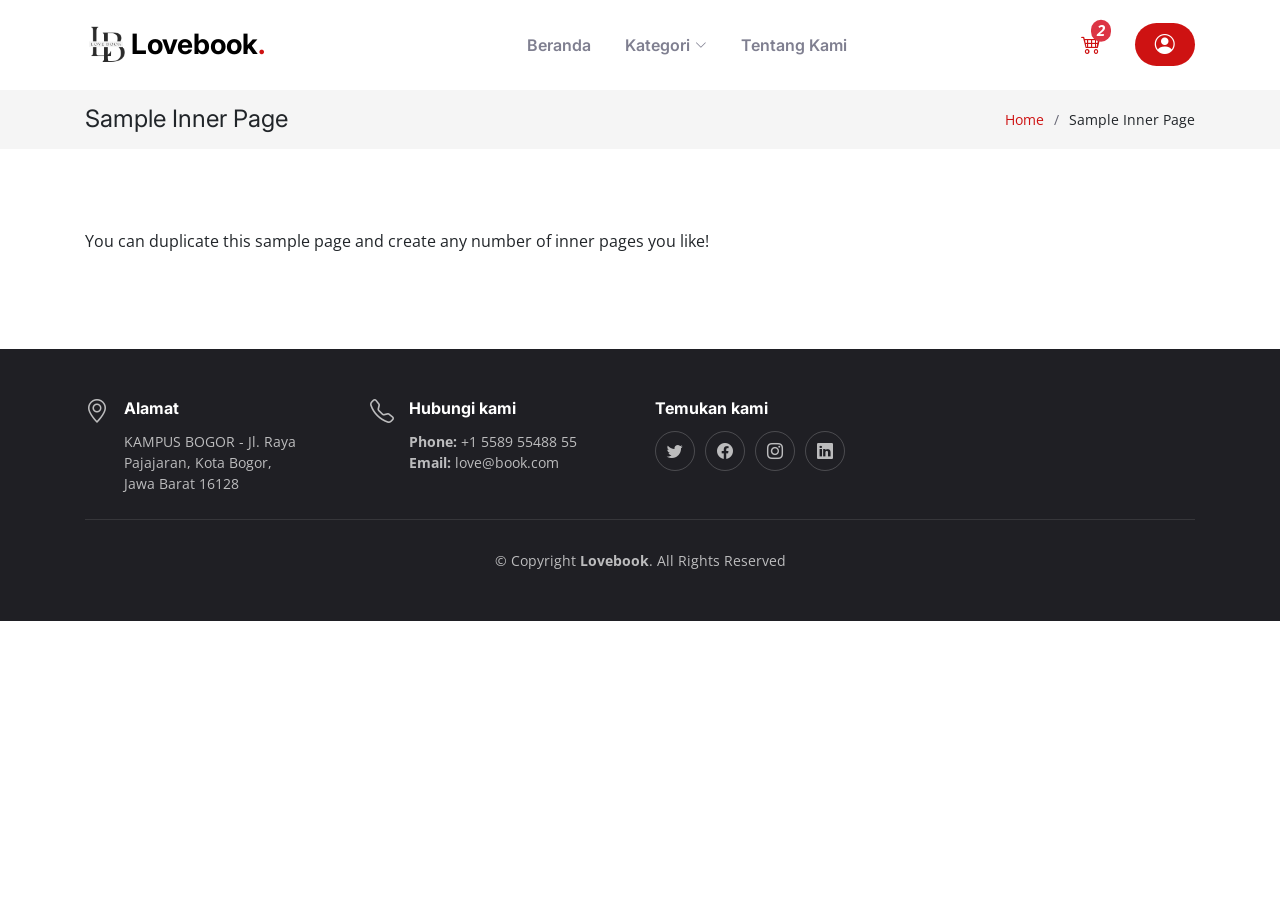
<file: login.html>
<!DOCTYPE html>
<html lang="en">

<head>
  <meta charset="utf-8">
  <meta content="width=device-width, initial-scale=1.0" name="viewport">

  <title>Selamat Datang di Lovebook</title>
  <meta content="" name="description">
  <meta content="" name="keywords">

  <!-- Favicons -->
  <link href="assets/img/LogoLovebook.png" rel="icon">
  <link href="assets/img/LogoLovebook.png" rel="apple-touch-icon">

  <!-- Google Fonts -->
  <link rel="preconnect" href="https://fonts.googleapis.com">
  <link rel="preconnect" href="https://fonts.gstatic.com" crossorigin>
  <link
    href="https://fonts.googleapis.com/css2?family=Open+Sans:ital,wght@0,300;0,400;0,500;0,600;0,700;1,300;1,400;1,600;1,700&family=Amatic+SC:ital,wght@0,300;0,400;0,500;0,600;0,700;1,300;1,400;1,500;1,600;1,700&family=Inter:ital,wght@0,300;0,400;0,500;0,600;0,700;1,300;1,400;1,500;1,600;1,700&display=swap"
    rel="stylesheet">

  <!-- Vendor CSS Files -->
  <link href="assets/vendor/bootstrap/css/bootstrap.min.css" rel="stylesheet">
  <link href="assets/vendor/bootstrap-icons/bootstrap-icons.css" rel="stylesheet">
  <link href="assets/vendor/aos/aos.css" rel="stylesheet">
  <link href="assets/vendor/glightbox/css/glightbox.min.css" rel="stylesheet">
  <link href="assets/vendor/swiper/swiper-bundle.min.css" rel="stylesheet">
  <link href="//maxcdn.bootstrapcdn.com/bootstrap/4.0.0/css/bootstrap.min.css" rel="stylesheet" id="bootstrap-css">
  <script src="//maxcdn.bootstrapcdn.com/bootstrap/4.0.0/js/bootstrap.min.js"></script>
  <script src="//cdnjs.cloudflare.com/ajax/libs/jquery/3.2.1/jquery.min.js"></script>

  <!-- Template Main CSS File -->
  <link href="assets/css/main.css" rel="stylesheet">

</head>

<body>

  <!-- ======= Header ======= -->
  <header id="header" class="header fixed-top d-flex align-items-center">
    <div class="container d-flex align-items-center justify-content-between">

      <a href="index.html" class="logo d-flex align-items-center me-auto me-lg-0">
        <!-- Uncomment the line below if you also wish to use an image logo -->
        <img src="assets/img/logolovebookFIX.png" alt="">
        <h1 class="navbar">Lovebook<span>.</span></h1>
      </a>
      <nav id="navbar" class="navbar">
        <ul>
          <li><a href="index.html">Beranda</a></li>
          <li class="dropdown"><a href="category.html"><span>Kategori</span> <i
                class="bi bi-chevron-down dropdown-indicator"></i></a>
            <ul>
              <li><a href="category-fiction.html">Fiksi</a></li>
              <li><a href="category-nonfiction.html">Non-Fiksi</a></li>
            </ul>
          </li>
          <li><a href="aboutus.html">Tentang Kami</a></li>
        </ul>
      </nav><!-- .navbar -->
      <nav>
        <a href="cart.html"><i class="bi bi-cart4 position-relative fs-5"><span
              class="position-absolute top-0 start-100 translate-middle badge rounded-pill bg-danger">2 <span
                class="visually-hidden">unread messages</span></span></i></a>
        <a class="btn-book-a-table bi bi-person-circle fs-5" href="profile.html"></a>
      </nav>
      <i class="mobile-nav-toggle mobile-nav-show bi bi-list"></i>
      <i class="mobile-nav-toggle mobile-nav-hide d-none bi bi-x"></i>
    </div>
  </header><!-- End Header -->
  <main id="main">

    <!-- ======= Breadcrumbs ======= -->
    <div class="breadcrumbs">
      <div class="container">

        <div class="d-flex justify-content-between align-items-center">
          <h2>Sample Inner Page</h2>
          <ol>
            <li><a href="index.html">Home</a></li>
            <li>Sample Inner Page</li>
          </ol>
        </div>

      </div>
    </div><!-- End Breadcrumbs -->

    <section class="sample-page">
      <div class="container" data-aos="fade-up">

        <p>
          You can duplicate this sample page and create any number of inner pages you like!
        </p>

      </div>
    </section>

  </main><!-- End #main -->

  <!-- ======= Footer ======= -->
  <footer id="footer" class="footer">

    <div class="container">
      <div class="row gy-3">
        <div class="col-lg-3 col-md-6 d-flex">
          <i class="bi bi-geo-alt icon"></i>
          <div>
            <h4>Alamat</h4>
            <p>
              KAMPUS BOGOR - Jl. Raya Pajajaran, Kota Bogor,<br>
              Jawa Barat 16128 <br>
            </p>
          </div>

        </div>

        <div class="col-lg-3 col-md-6 footer-links d-flex">
          <i class="bi bi-telephone icon"></i>
          <div>
            <h4>Hubungi kami</h4>
            <p>
              <strong>Phone:</strong> +1 5589 55488 55<br>
              <strong>Email:</strong> love@book.com<br>
            </p>
          </div>
        </div>

        <div class="col-lg-3 col-md-6 footer-links">
          <h4>Temukan kami</h4>
          <div class="social-links d-flex">
            <a href="#" class="twitter"><i class="bi bi-twitter"></i></a>
            <a href="#" class="facebook"><i class="bi bi-facebook"></i></a>
            <a href="#" class="instagram"><i class="bi bi-instagram"></i></a>
            <a href="#" class="linkedin"><i class="bi bi-linkedin"></i></a>
          </div>
        </div>

      </div>
    </div>

    <div class="container">
      <div class="copyright">
        &copy; Copyright <strong><span>Lovebook</span></strong>. All Rights Reserved
      </div>
    </div>

  </footer><!-- End Footer -->
  <!-- End Footer -->

  <a href="#" class="scroll-top d-flex align-items-center justify-content-center"><i
      class="bi bi-arrow-up-short"></i></a>

  <div id="preloader"></div>

  <!-- Vendor JS Files -->
  <script src="assets/vendor/bootstrap/js/bootstrap.bundle.min.js"></script>
  <script src="assets/vendor/aos/aos.js"></script>
  <script src="assets/vendor/glightbox/js/glightbox.min.js"></script>
  <script src="assets/vendor/purecounter/purecounter_vanilla.js"></script>
  <script src="assets/vendor/swiper/swiper-bundle.min.js"></script>
  <script src="assets/vendor/php-email-form/validate.js"></script>

  <!-- Template Main JS File -->
  <script src="assets/js/main.js"></script>

</body>

</html>
</file>
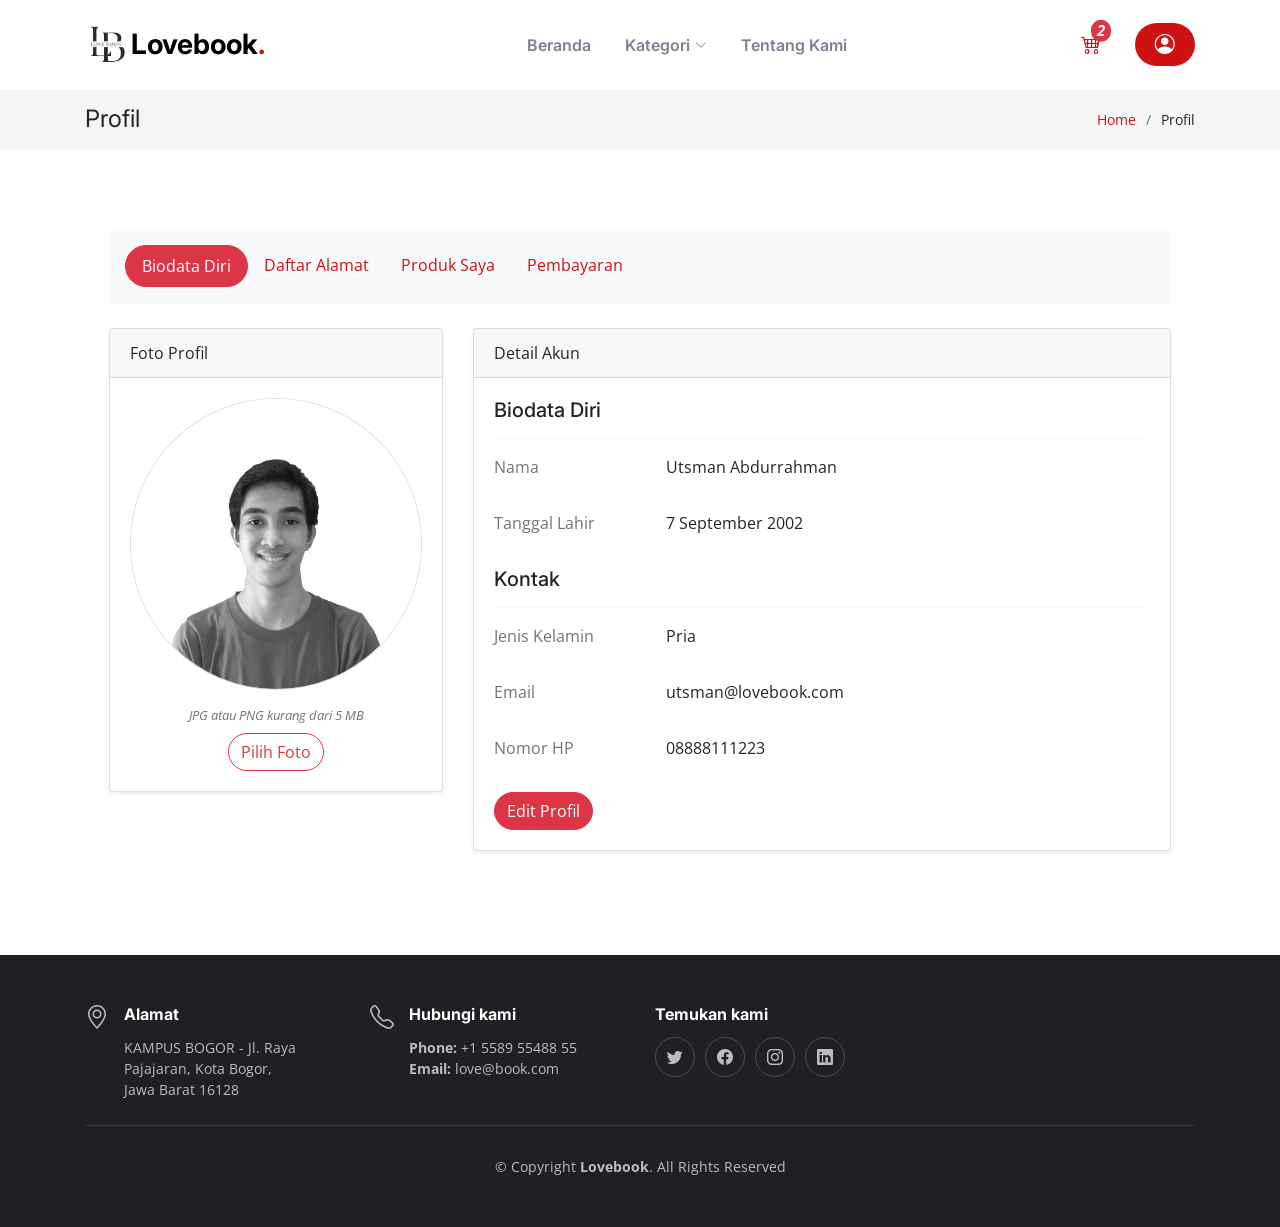
<file: profile.html>
<!DOCTYPE html>
<html lang="en">

<head>
  <meta charset="utf-8">
  <meta content="width=device-width, initial-scale=1.0" name="viewport">

  <title>Lovebook</title>
  <meta content="" name="description">
  <meta content="" name="keywords">

  <!-- Favicons -->
  <link href="assets/img/LogoLovebook.png" rel="icon">
  <link href="assets/img/LogoLovebook.png" rel="apple-touch-icon">

  <!-- Google Fonts -->
  <link rel="preconnect" href="https://fonts.googleapis.com">
  <link rel="preconnect" href="https://fonts.gstatic.com" crossorigin>
  <link
    href="https://fonts.googleapis.com/css2?family=Open+Sans:ital,wght@0,300;0,400;0,500;0,600;0,700;1,300;1,400;1,600;1,700&family=Amatic+SC:ital,wght@0,300;0,400;0,500;0,600;0,700;1,300;1,400;1,500;1,600;1,700&family=Inter:ital,wght@0,300;0,400;0,500;0,600;0,700;1,300;1,400;1,500;1,600;1,700&display=swap"
    rel="stylesheet">

  <!-- Vendor CSS Files -->
  <link href="assets/vendor/bootstrap/css/bootstrap.min.css" rel="stylesheet">
  <link href="assets/vendor/bootstrap-icons/bootstrap-icons.css" rel="stylesheet">
  <link href="assets/vendor/aos/aos.css" rel="stylesheet">
  <link href="assets/vendor/glightbox/css/glightbox.min.css" rel="stylesheet">
  <link href="assets/vendor/swiper/swiper-bundle.min.css" rel="stylesheet">
  <link href="//maxcdn.bootstrapcdn.com/bootstrap/4.0.0/css/bootstrap.min.css" rel="stylesheet" id="bootstrap-css">
  <script src="//maxcdn.bootstrapcdn.com/bootstrap/4.0.0/js/bootstrap.min.js"></script>
  <script src="//cdnjs.cloudflare.com/ajax/libs/jquery/3.2.1/jquery.min.js"></script>

  <!-- Template Main CSS File -->
  <link href="assets/css/main.css" rel="stylesheet">

</head>

<body>

  <!-- ======= Header ======= -->
  <header id="header" class="header fixed-top d-flex align-items-center">
    <div class="container d-flex align-items-center justify-content-between">

      <a href="index.html" class="logo d-flex align-items-center me-auto me-lg-0">
        <!-- Uncomment the line below if you also wish to use an image logo -->
        <img src="assets/img/logolovebookFIX.png" alt="">
        <h1 class="navbar">Lovebook<span>.</span></h1>
      </a>

      <nav id="navbar" class="navbar">
        <ul>
          <li><a href="index.html">Beranda</a></li>
          <li class="dropdown"><a href="category.html"><span>Kategori</span> <i
                class="bi bi-chevron-down dropdown-indicator"></i></a>
            <ul>
              <li><a href="category-fiction.html">Fiksi</a></li>
              <li><a href="category-nonfiction.html">Non-Fiksi</a></li>
            </ul>
          </li>
          <li><a href="aboutus.html">Tentang Kami</a></li>
        </ul>
      </nav><!-- .navbar -->
      <nav>
        <a href="cart.html"><i class="bi bi-cart4 position-relative fs-5"><span
              class="position-absolute top-0 start-100 translate-middle badge rounded-pill bg-danger">2 <span
                class="visually-hidden">unread messages</span></span></i></a>
        <a class="btn-book-a-table bi bi-person-circle fs-5" href="profile.html"></a>
      </nav>
      <i class="mobile-nav-toggle mobile-nav-show bi bi-list"></i>
      <i class="mobile-nav-toggle mobile-nav-hide d-none bi bi-x"></i>
    </div>
  </header><!-- End Header -->
  <main id="main">

    <!-- ======= Breadcrumbs ======= -->
    <div class="breadcrumbs">
      <div class="container">

        <div class="d-flex justify-content-between align-items-center">
          <h2>Profil</h2>
          <ol>
            <li><a href="index.html">Home</a></li>
            <li>Profil</li>
          </ol>
        </div>

      </div>
    </div><!-- End Breadcrumbs -->

    <section class="sample-page">
      <div class="container">
        <div class="container-xl px-4" data-aos="fade-up">
          <!-- Account page navigation-->
          <nav class="nav nav-borders shadow-none p-3 bg-light rounded">
              <a class="nav-link ms-0 btn btn-danger rounded-pill" style="color:white">Biodata Diri</a>
              <a class="nav-link" href="#" style="color:#CE1212">Daftar Alamat</a>
              <a class="nav-link" href="#" style="color:#CE1212">Produk Saya</a>
              <a class="nav-link" href="#" style="color:#CE1212">Pembayaran</a>
          </nav>
          <hr class="mt-0 mb-4">
          <div class="row">
              <div class="col-xl-4">
                  <!-- Profile picture card-->
                  <div class="card mb-4 mb-xl-0 shadow-sm">
                      <div class="card-header">Foto Profil</div>
                      <div class="card-body text-center">
                          <!-- Profile picture image-->
                          <div class="card rounded-circle">
                            <img class="img-account-profile rounded-circle" src="assets/img/chefs/Utsman.jpg" alt="">
                          </div>
                          
                          <!-- Profile picture help block-->
                          <div class="small font-italic text-muted mt-3 mb-2">JPG atau PNG kurang dari 5 MB</div>
                          <!-- Profile picture upload button-->
                          <button class="btn btn-outline-danger rounded-pill" type="button">Pilih Foto</button>
                      </div>
                  </div>
              </div>
              <div class="col-xl-8">
                  <!-- Account details card-->
                  <div class="card mb-4 shadow-sm">
                      <div class="card-header">Detail Akun</div>
                      <div class="card-body">
                          <form>
                              <!-- Form Group (username)-->
                              <div class="mb-3">
                                  <h5>Biodata Diri</h5>
                                  <hr>
                              </div>
                              <!-- Form Row-->
                              <div class="row gx-3 mb-3">
                                  <div class="col-md-3">
                                      <p class="text-muted">Nama</p>
                                  </div>
                                  <div class="col-md-6">
                                      <p>Utsman Abdurrahman</p>
                                  </div>
                              </div>

                               <!-- Form Row-->
                              <div class="row gx-3 mb-3">
                                  <div class="col-md-3">
                                      <p class="text-muted">Tanggal Lahir</p>
                                  </div>
                                  <div class="col-md-6">
                                      <p>7 September 2002</p>
                                  </div>
                              </div>

                              <!-- Form Group (username)-->
                              <div class="mb-3">
                                <h5>Kontak</h5>
                                <hr>
                            </div>

                              <!-- Form Row-->
                              <div class="row gx-3 mb-3">
                                <div class="col-md-3">
                                    <p class="text-muted">Jenis Kelamin</p>
                                </div>
                                <div class="col-md-6">
                                    <p>Pria</p>
                                </div>
                            </div>

                              <!-- Form Row-->
                              <div class="row gx-3 mb-3">
                                  <div class="col-md-3">
                                      <p class="text-muted">Email</p>
                                  </div>
                                  <div class="col-md-6">
                                      <p>utsman@lovebook.com</p>
                                  </div>
                              </div>

                              <!-- Form Row-->
                              <div class="row gx-3 mb-3">
                                <div class="col-md-3">
                                    <p class="text-muted">Nomor HP</p>
                                </div>
                                <div class="col-md-6">
                                    <p>08888111223</p>
                                </div>
                            </div>
                              <!-- Save changes button-->
                              <button class="btn btn-danger rounded-pill" type="button">Edit Profil</button>
                          </form>
                      </div>
                  </div>
              </div>
          </div>
      </div>
      </div>
    </section>

  </main><!-- End #main -->

  <!-- ======= Footer ======= -->
  <footer id="footer" class="footer">

    <div class="container">
      <div class="row gy-3">
        <div class="col-lg-3 col-md-6 d-flex">
          <i class="bi bi-geo-alt icon"></i>
          <div>
            <h4>Alamat</h4>
            <p>
              KAMPUS BOGOR - Jl. Raya Pajajaran, Kota Bogor,<br>
              Jawa Barat 16128 <br>
            </p>
          </div>

        </div>

        <div class="col-lg-3 col-md-6 footer-links d-flex">
          <i class="bi bi-telephone icon"></i>
          <div>
            <h4>Hubungi kami</h4>
            <p>
              <strong>Phone:</strong> +1 5589 55488 55<br>
              <strong>Email:</strong> love@book.com<br>
            </p>
          </div>
        </div>

        <div class="col-lg-3 col-md-6 footer-links">
          <h4>Temukan kami</h4>
          <div class="social-links d-flex">
            <a href="#" class="twitter"><i class="bi bi-twitter"></i></a>
            <a href="#" class="facebook"><i class="bi bi-facebook"></i></a>
            <a href="#" class="instagram"><i class="bi bi-instagram"></i></a>
            <a href="#" class="linkedin"><i class="bi bi-linkedin"></i></a>
          </div>
        </div>

      </div>
    </div>

    <div class="container">
      <div class="copyright">
        &copy; Copyright <strong><span>Lovebook</span></strong>. All Rights Reserved
      </div>
    </div>

  </footer><!-- End Footer -->
  <!-- End Footer -->

  <a href="#" class="scroll-top d-flex align-items-center justify-content-center"><i
      class="bi bi-arrow-up-short"></i></a>

  <div id="preloader"></div>

  <!-- Vendor JS Files -->
  <script src="assets/vendor/bootstrap/js/bootstrap.bundle.min.js"></script>
  <script src="assets/vendor/aos/aos.js"></script>
  <script src="assets/vendor/glightbox/js/glightbox.min.js"></script>
  <script src="assets/vendor/purecounter/purecounter_vanilla.js"></script>
  <script src="assets/vendor/swiper/swiper-bundle.min.js"></script>
  <script src="assets/vendor/php-email-form/validate.js"></script>

  <!-- Template Main JS File -->
  <script src="assets/js/main.js"></script>

</body>

</html>
</file>
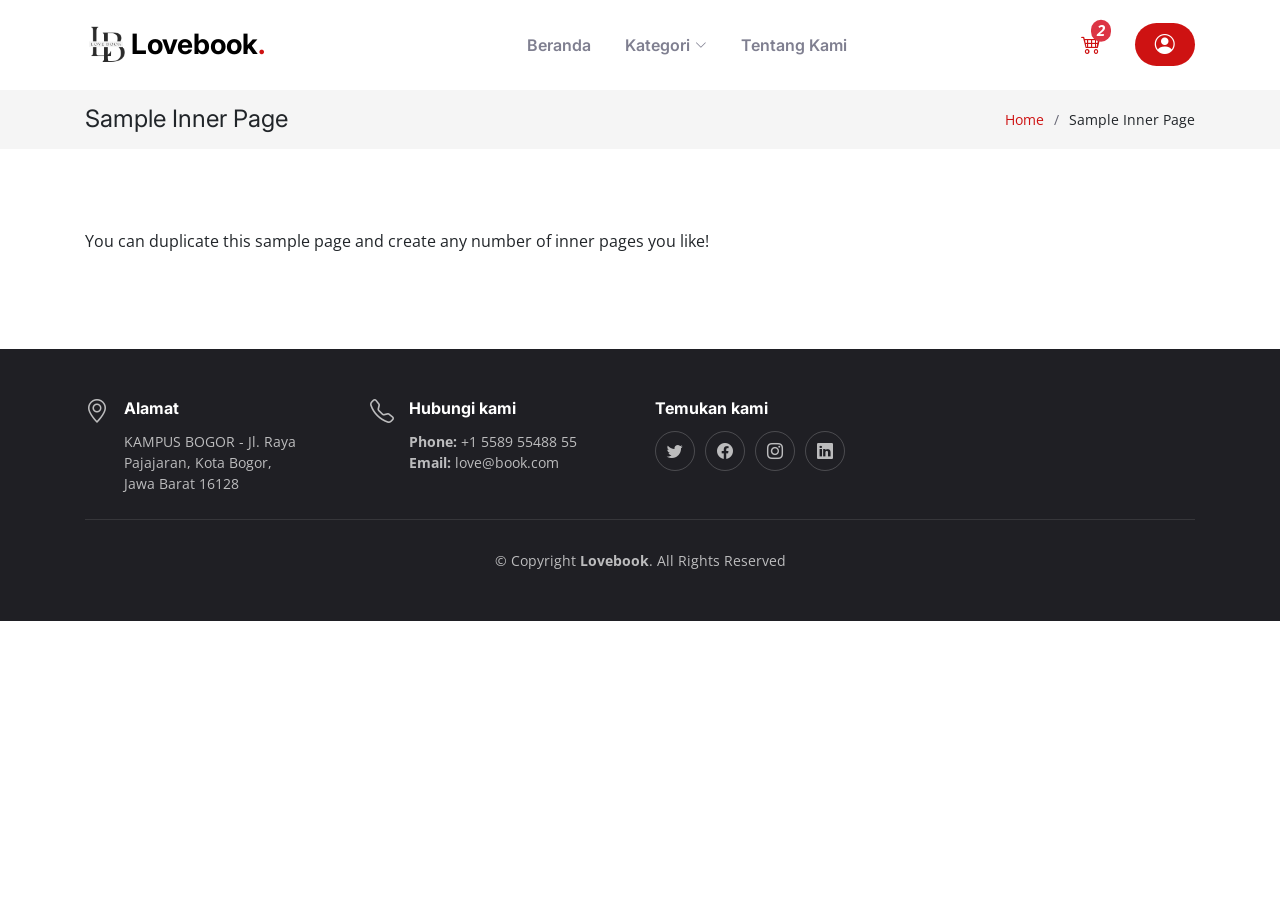
<file: templatepage.html>
<!DOCTYPE html>
<html lang="en">

<head>
  <meta charset="utf-8">
  <meta content="width=device-width, initial-scale=1.0" name="viewport">

  <title>About Us</title>
  <meta content="" name="description">
  <meta content="" name="keywords">

  <!-- Favicons -->
  <link href="assets/img/LogoLovebook.png" rel="icon">
  <link href="assets/img/LogoLovebook.png" rel="apple-touch-icon">

  <!-- Google Fonts -->
  <link rel="preconnect" href="https://fonts.googleapis.com">
  <link rel="preconnect" href="https://fonts.gstatic.com" crossorigin>
  <link
    href="https://fonts.googleapis.com/css2?family=Open+Sans:ital,wght@0,300;0,400;0,500;0,600;0,700;1,300;1,400;1,600;1,700&family=Amatic+SC:ital,wght@0,300;0,400;0,500;0,600;0,700;1,300;1,400;1,500;1,600;1,700&family=Inter:ital,wght@0,300;0,400;0,500;0,600;0,700;1,300;1,400;1,500;1,600;1,700&display=swap"
    rel="stylesheet">

  <!-- Vendor CSS Files -->
  <link href="assets/vendor/bootstrap/css/bootstrap.min.css" rel="stylesheet">
  <link href="assets/vendor/bootstrap-icons/bootstrap-icons.css" rel="stylesheet">
  <link href="assets/vendor/aos/aos.css" rel="stylesheet">
  <link href="assets/vendor/glightbox/css/glightbox.min.css" rel="stylesheet">
  <link href="assets/vendor/swiper/swiper-bundle.min.css" rel="stylesheet">
  <link href="//maxcdn.bootstrapcdn.com/bootstrap/4.0.0/css/bootstrap.min.css" rel="stylesheet" id="bootstrap-css">
  <script src="//maxcdn.bootstrapcdn.com/bootstrap/4.0.0/js/bootstrap.min.js"></script>
  <script src="//cdnjs.cloudflare.com/ajax/libs/jquery/3.2.1/jquery.min.js"></script>

  <!-- Template Main CSS File -->
  <link href="assets/css/main.css" rel="stylesheet">

</head>

<body>

  <!-- ======= Header ======= -->
  <header id="header" class="header fixed-top d-flex align-items-center">
    <div class="container d-flex align-items-center justify-content-between">

      <a href="index.html" class="logo d-flex align-items-center me-auto me-lg-0">
        <!-- Uncomment the line below if you also wish to use an image logo -->
        <img src="assets/img/logolovebookFIX.png" alt="">
        <h1 class="navbar">Lovebook<span>.</span></h1>
      </a>

      <nav id="navbar" class="navbar">
        <ul>
          <li><a href="index.html">Beranda</a></li>
          <li class="dropdown"><a href="category.html"><span>Kategori</span> <i
                class="bi bi-chevron-down dropdown-indicator"></i></a>
            <ul>
              <li><a href="category-fiction.html">Fiksi</a></li>
              <li><a href="category-nonfiction.html">Non-Fiksi</a></li>
            </ul>
          </li>
          <li><a href="aboutus.html">Tentang Kami</a></li>
        </ul>
      </nav><!-- .navbar -->
      <nav>
        <a href="cart.html"><i class="bi bi-cart4 position-relative fs-5"><span
              class="position-absolute top-0 start-100 translate-middle badge rounded-pill bg-danger">2 <span
                class="visually-hidden">unread messages</span></span></i></a>
        <a class="btn-book-a-table bi bi-person-circle fs-5" href="profile.html"></a>
      </nav>
      <i class="mobile-nav-toggle mobile-nav-show bi bi-list"></i>
      <i class="mobile-nav-toggle mobile-nav-hide d-none bi bi-x"></i>
    </div>
  </header><!-- End Header -->
  <main id="main">

    <!-- ======= Breadcrumbs ======= -->
    <div class="breadcrumbs">
      <div class="container">

        <div class="d-flex justify-content-between align-items-center">
          <h2>Sample Inner Page</h2>
          <ol>
            <li><a href="index.html">Home</a></li>
            <li>Sample Inner Page</li>
          </ol>
        </div>

      </div>
    </div><!-- End Breadcrumbs -->

    <section class="sample-page">
      <div class="container" data-aos="fade-up">

        <p>
          You can duplicate this sample page and create any number of inner pages you like!
        </p>

      </div>
    </section>

  </main><!-- End #main -->

  <!-- ======= Footer ======= -->
  <footer id="footer" class="footer">

    <div class="container">
      <div class="row gy-3">
        <div class="col-lg-3 col-md-6 d-flex">
          <i class="bi bi-geo-alt icon"></i>
          <div>
            <h4>Alamat</h4>
            <p>
              KAMPUS BOGOR - Jl. Raya Pajajaran, Kota Bogor,<br>
              Jawa Barat 16128 <br>
            </p>
          </div>

        </div>

        <div class="col-lg-3 col-md-6 footer-links d-flex">
          <i class="bi bi-telephone icon"></i>
          <div>
            <h4>Hubungi kami</h4>
            <p>
              <strong>Phone:</strong> +1 5589 55488 55<br>
              <strong>Email:</strong> love@book.com<br>
            </p>
          </div>
        </div>

        <div class="col-lg-3 col-md-6 footer-links">
          <h4>Temukan kami</h4>
          <div class="social-links d-flex">
            <a href="#" class="twitter"><i class="bi bi-twitter"></i></a>
            <a href="#" class="facebook"><i class="bi bi-facebook"></i></a>
            <a href="#" class="instagram"><i class="bi bi-instagram"></i></a>
            <a href="#" class="linkedin"><i class="bi bi-linkedin"></i></a>
          </div>
        </div>

      </div>
    </div>

    <div class="container">
      <div class="copyright">
        &copy; Copyright <strong><span>Lovebook</span></strong>. All Rights Reserved
      </div>
    </div>

  </footer><!-- End Footer -->
  <!-- End Footer -->

  <a href="#" class="scroll-top d-flex align-items-center justify-content-center"><i
      class="bi bi-arrow-up-short"></i></a>

  <div id="preloader"></div>

  <!-- Vendor JS Files -->
  <script src="assets/vendor/bootstrap/js/bootstrap.bundle.min.js"></script>
  <script src="assets/vendor/aos/aos.js"></script>
  <script src="assets/vendor/glightbox/js/glightbox.min.js"></script>
  <script src="assets/vendor/purecounter/purecounter_vanilla.js"></script>
  <script src="assets/vendor/swiper/swiper-bundle.min.js"></script>
  <script src="assets/vendor/php-email-form/validate.js"></script>

  <!-- Template Main JS File -->
  <script src="assets/js/main.js"></script>

</body>

</html>
</file>
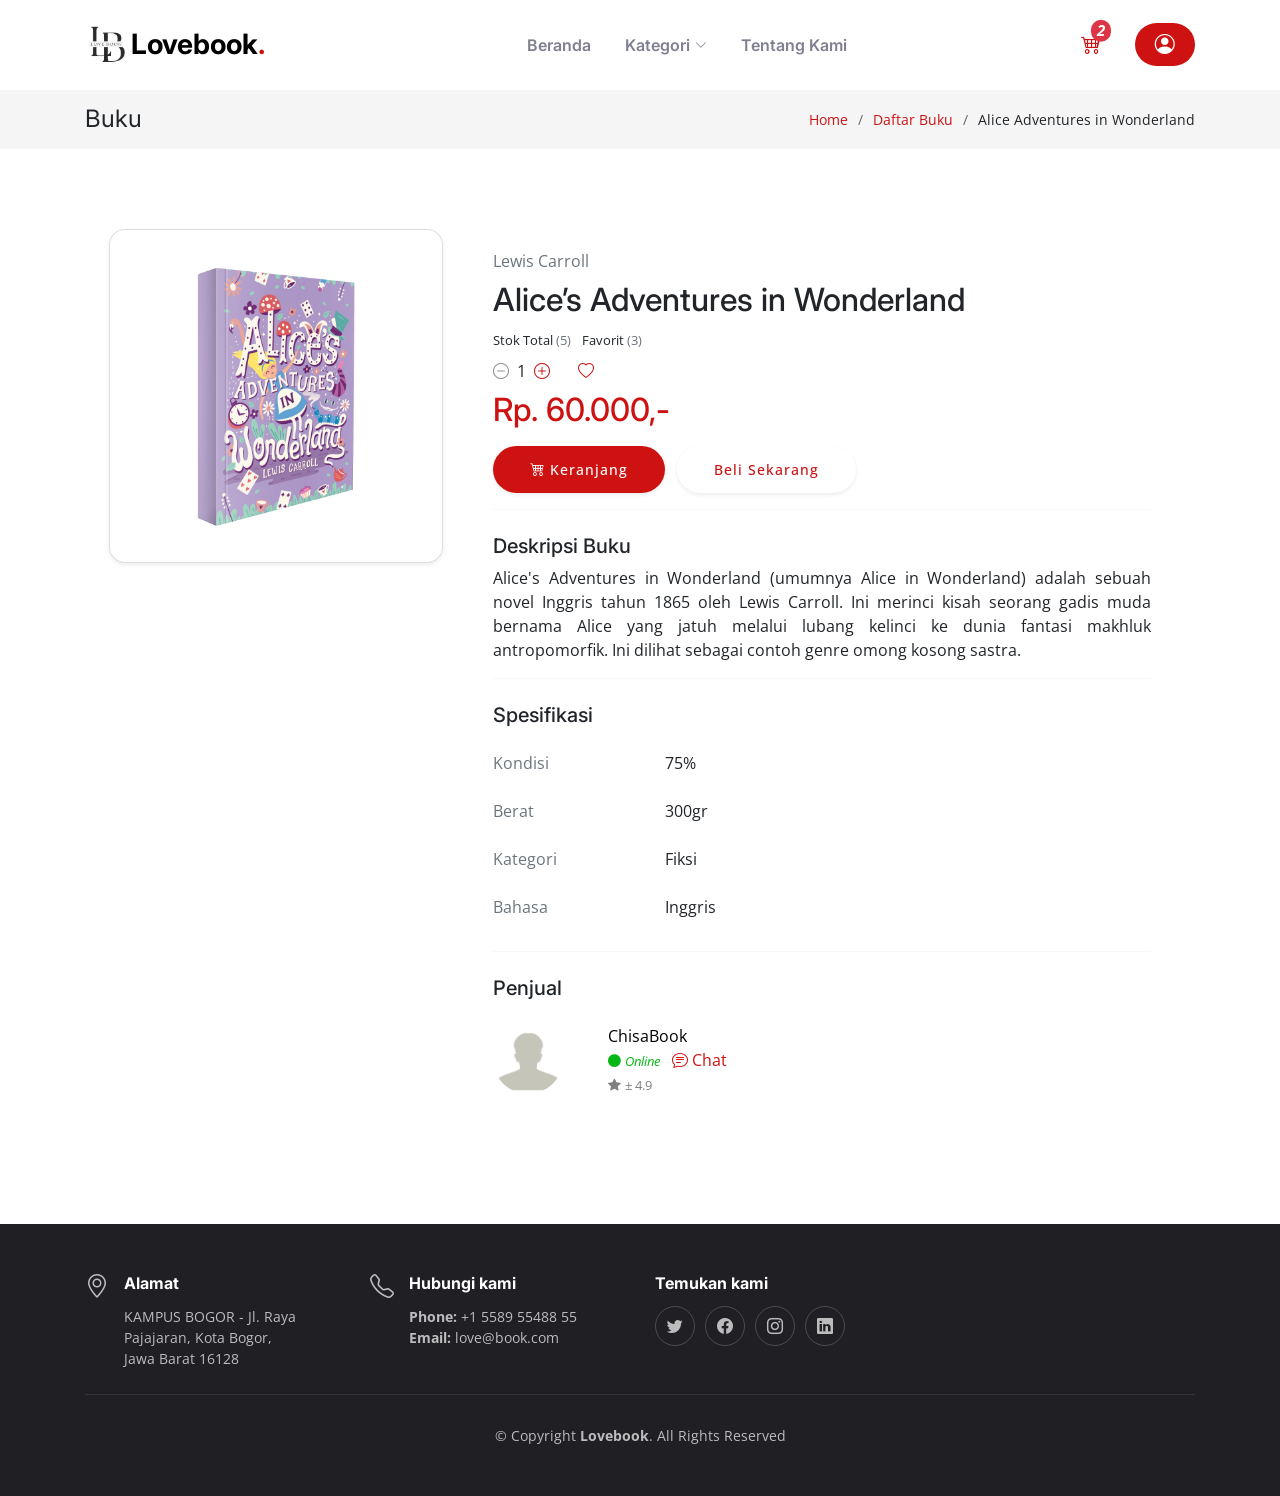
<file: books/alice.html>
<!DOCTYPE html>
<html lang="en">

<head>
  <meta charset="utf-8">
  <meta content="width=device-width, initial-scale=1.0" name="viewport">

  <title>Buku</title>
  <meta content="" name="description">
  <meta content="" name="keywords">

  <!-- Favicons -->
  <link href="../assets/img/LogoLovebook.png" rel="icon">
  <link href="../assets/img/LogoLovebook.png" rel="apple-touch-icon">

  <!-- Google Fonts -->
  <link rel="preconnect" href="https://fonts.googleapis.com">
  <link rel="preconnect" href="https://fonts.gstatic.com" crossorigin>
  <link
    href="https://fonts.googleapis.com/css2?family=Open+Sans:ital,wght@0,300;0,400;0,500;0,600;0,700;1,300;1,400;1,600;1,700&family=Amatic+SC:ital,wght@0,300;0,400;0,500;0,600;0,700;1,300;1,400;1,500;1,600;1,700&family=Inter:ital,wght@0,300;0,400;0,500;0,600;0,700;1,300;1,400;1,500;1,600;1,700&display=swap"
    rel="stylesheet">

  <!-- Vendor CSS Files -->
  <link href="../assets/vendor/bootstrap/css/bootstrap.min.css" rel="stylesheet">
  <link href="../assets/vendor/bootstrap-icons/bootstrap-icons.css" rel="stylesheet">
  <link href="../assets/vendor/aos/aos.css" rel="stylesheet">
  <link href="../assets/vendor/glightbox/css/glightbox.min.css" rel="stylesheet">
  <link href="../assets/vendor/swiper/swiper-bundle.min.css" rel="stylesheet">
  <link href="//maxcdn.bootstrapcdn.com/bootstrap/4.0.0/css/bootstrap.min.css" rel="stylesheet" id="bootstrap-css">
  <script src="//maxcdn.bootstrapcdn.com/bootstrap/4.0.0/js/bootstrap.min.js"></script>
  <script src="//cdnjs.cloudflare.com/ajax/libs/jquery/3.2.1/jquery.min.js"></script>

  <!-- Template Main CSS File -->
  <link href="../assets/css/main.css" rel="stylesheet">

</head>

<body>

  <!-- ======= Header ======= -->
  <header id="header" class="header fixed-top d-flex align-items-center">
    <div class="container d-flex align-items-center justify-content-between">

      <a href="../index.html" class="logo d-flex align-items-center me-auto me-lg-0">
        <!-- Uncomment the line below if you also wish to use an image logo -->
        <img src="../assets/img/logolovebookFIX.png" alt="">
        <h1 class="navbar">Lovebook<span>.</span></h1>
      </a>

      <nav id="navbar" class="navbar">
        <ul>
          <li><a href="../index.html">Beranda</a></li>
          <li class="dropdown"><a href="../category.html"><span>Kategori</span> <i
                class="bi bi-chevron-down dropdown-indicator"></i></a>
            <ul>
              <li><a href="../category-fiction.html">Fiksi</a></li>
              <li><a href="../category-nonfiction.html">Non-Fiksi</a></li>
            </ul>
          </li>
          <li><a href="../aboutus.html">Tentang Kami</a></li>
        </ul>
      </nav><!-- .navbar -->
      <nav>
        <a href="../cart.html"><i class="bi bi-cart4 position-relative fs-5"><span
              class="position-absolute top-0 start-100 translate-middle badge rounded-pill bg-danger">2 <span
                class="visually-hidden">unread messages</span></span></i></a>
        <a class="btn-book-a-table bi bi-person-circle fs-5" href="../profile.html"></a>
      </nav>
      <i class="mobile-nav-toggle mobile-nav-show bi bi-list"></i>
      <i class="mobile-nav-toggle mobile-nav-hide d-none bi bi-x"></i>
    </div>
  </header><!-- End Header -->
  <main id="main">

    <!-- ======= Breadcrumbs ======= -->
    <div class="breadcrumbs">
        <div class="container">

            <div class="d-flex justify-content-between align-items-center">
              <h2>Buku</h2>
              <ol>
                <li><a href="../index.html">Home</a></li>
                <li><a href="../category.html">Daftar Buku</a></li>
                <li>Alice Adventures in Wonderland</li>
              </ol>
            </div>
    
          </div>
    </div><!-- End Breadcrumbs -->

    <section class="sample-page">
      <div class="container">
        <div class="container-xl px-4" data-aos="fade-up">
          <div class="row">
            <div class="col-xl-4">
              <!-- Profile picture card-->
              <div class="card mb-4 mb-xl-0 rounded-4 shadow-sm">
                <img class="img-account-profile" src="../assets/img/menu/alice.png" alt="">
              </div>
            </div>
            <div class="col-xl-8">
              <!-- Account details card-->
              <div class="card mb-4 border-0">
                <div class="card-body">

                  <label class="text-muted">
                    Lewis Carroll
                  </label>
                  <div class="mb-1">
                    <h2>Alice’s Adventures in Wonderland</h2>
                  </div>
                  <small class="mb-2">
                    <a>Stok Total <a class="text-muted">(5)</a></a>
                    <a class="ms-2"> Favorit <a class="text-muted">(3)</a></a>
                  </small>

                  <div class="mt-2 mb-2">
                    <a><i class="bi bi-dash-circle opacity-50 me-2"></i>1<a href="#"><i
                          class="bi bi-plus-circle ms-2"></i></a></a>
                    <a href="#"><i class="bi bi-heart ms-4"></i></a>
                  </div>

                  <div class="mt-2 mb-2">
                    <h2 style="color:#CE1212">Rp. 60.000,-</h2>
                  </div>



                  <div class="mb-2">
                    <a href="../cart.html" class="btn mt-2 shadow-sm bi bi-cart4" style="font-weight: 500; font-size: 14px; letter-spacing: 1px; display: inline-block;
                    padding: 12px 36px; border-radius: 50px; transition: 0.5s; background-color:#CE1212; color:white">
                      Keranjang
                    </a>
                    <a href="#" class="btn mt-2 shadow-sm ms-2"
                      style="font-weight: 500; font-size: 14px; letter-spacing: 1px; display: inline-block;
                    padding: 12px 36px; border-radius: 50px; transition: 0.5s; background-color:white; color:#CE1212">Beli Sekarang
                    </a>
                  </div>
                  <hr>

                  <!-- Form Row-->
                  <div class="mt-4">
                    <h5>Deskripsi Buku</h5>
                    <p style="text-align: justify;">
                        Alice's Adventures in Wonderland (umumnya Alice in Wonderland) adalah sebuah novel Inggris tahun 1865 oleh Lewis Carroll. 
                        Ini merinci kisah seorang gadis muda bernama Alice yang jatuh melalui lubang kelinci ke dunia fantasi makhluk antropomorfik. 
                        Ini dilihat sebagai contoh genre omong kosong sastra.
                    </p>
                  </div>
                  <hr>

                  <!-- Form Group (username)-->
                  <div class="mb-4 mt-4">
                    <h5>Spesifikasi</h5>
                  </div>


                  <!-- Form Row-->
                  <div class="row gx-3 mb-2">
                    <div class="col-md-3">
                      <p class="text-muted">Kondisi</p>
                    </div>
                    <div class="col-md-6">
                      <p>75%</p>
                    </div>
                  </div>

                  <!-- Form Row-->
                  <div class="row gx-3 mb-2">
                    <div class="col-md-3">
                      <p class="text-muted">Berat</p>
                    </div>
                    <div class="col-md-6">
                      <p>300gr</p>
                    </div>
                  </div>

                  <!-- Form Row-->
                  <div class="row gx-3 mb-2">
                    <div class="col-md-3">
                      <p class="text-muted">Kategori</p>
                    </div>
                    <div class="col-md-6">
                      <p>Fiksi</p>
                    </div>
                  </div>

                  <!-- Form Row-->
                  <div class="row gx-3 mb-2">
                    <div class="col-md-3">
                      <p class="text-muted">Bahasa</p>
                    </div>
                    <div class="col-md-6">
                      <p>Inggris</p>
                    </div>
                  </div>
                  <hr>

                  <div class="mb-4 mt-4">
                    <h5>Penjual</h5>
                  </div>

                    <div class="row gx-3 mb-1">
                      <div class="col-md-2">
                        <img class="img-account-profile rounded-circle" src="../assets/img/anonym.jpg" width="70"
                        height="70" alt="">
                      </div>
                      <div class="col-md-3">
                        <a href="#" style="color:black">ChisaBook</a><br>
                        <small style="color:#05b714"><i class="bi bi-circle-fill me-1"></i><i>Online</i></small>
                        <a href="#" class="ms-2"><i class="bi bi-chat-text me-1"></i>Chat</a><br>
                        <small style="color:grey"><i class="bi bi-star-fill me-1"></i>± 4.9</small>
                      </div>
                    </div>

                </div>
              </div>
            </div>

          </div>
        </div>
      </div>
    </section>

  </main><!-- End #main -->

  <!-- ======= Footer ======= -->
  <footer id="footer" class="footer">

    <div class="container">
      <div class="row gy-3">
        <div class="col-lg-3 col-md-6 d-flex">
          <i class="bi bi-geo-alt icon"></i>
          <div>
            <h4>Alamat</h4>
            <p>
              KAMPUS BOGOR - Jl. Raya Pajajaran, Kota Bogor,<br>
              Jawa Barat 16128 <br>
            </p>
          </div>

        </div>

        <div class="col-lg-3 col-md-6 footer-links d-flex">
          <i class="bi bi-telephone icon"></i>
          <div>
            <h4>Hubungi kami</h4>
            <p>
              <strong>Phone:</strong> +1 5589 55488 55<br>
              <strong>Email:</strong> love@book.com<br>
            </p>
          </div>
        </div>

        <div class="col-lg-3 col-md-6 footer-links">
          <h4>Temukan kami</h4>
          <div class="social-links d-flex">
            <a href="#" class="twitter"><i class="bi bi-twitter"></i></a>
            <a href="#" class="facebook"><i class="bi bi-facebook"></i></a>
            <a href="#" class="instagram"><i class="bi bi-instagram"></i></a>
            <a href="#" class="linkedin"><i class="bi bi-linkedin"></i></a>
          </div>
        </div>

      </div>
    </div>

    <div class="container">
      <div class="copyright">
        &copy; Copyright <strong><span>Lovebook</span></strong>. All Rights Reserved
      </div>
    </div>

  </footer><!-- End Footer -->
  <!-- End Footer -->

  <a href="#" class="scroll-top d-flex align-items-center justify-content-center"><i
      class="bi bi-arrow-up-short"></i></a>

  <div id="preloader"></div>

  <!-- Vendor JS Files -->
  <script src="../assets/vendor/bootstrap/js/bootstrap.bundle.min.js"></script>
  <script src="../assets/vendor/aos/aos.js"></script>
  <script src="../assets/vendor/glightbox/js/glightbox.min.js"></script>
  <script src="../assets/vendor/purecounter/purecounter_vanilla.js"></script>
  <script src="../assets/vendor/swiper/swiper-bundle.min.js"></script>
  <script src="../assets/vendor/php-email-form/validate.js"></script>

  <!-- Template Main JS File -->
  <script src="../assets/js/main.js"></script>

</body>

</html>
</file>
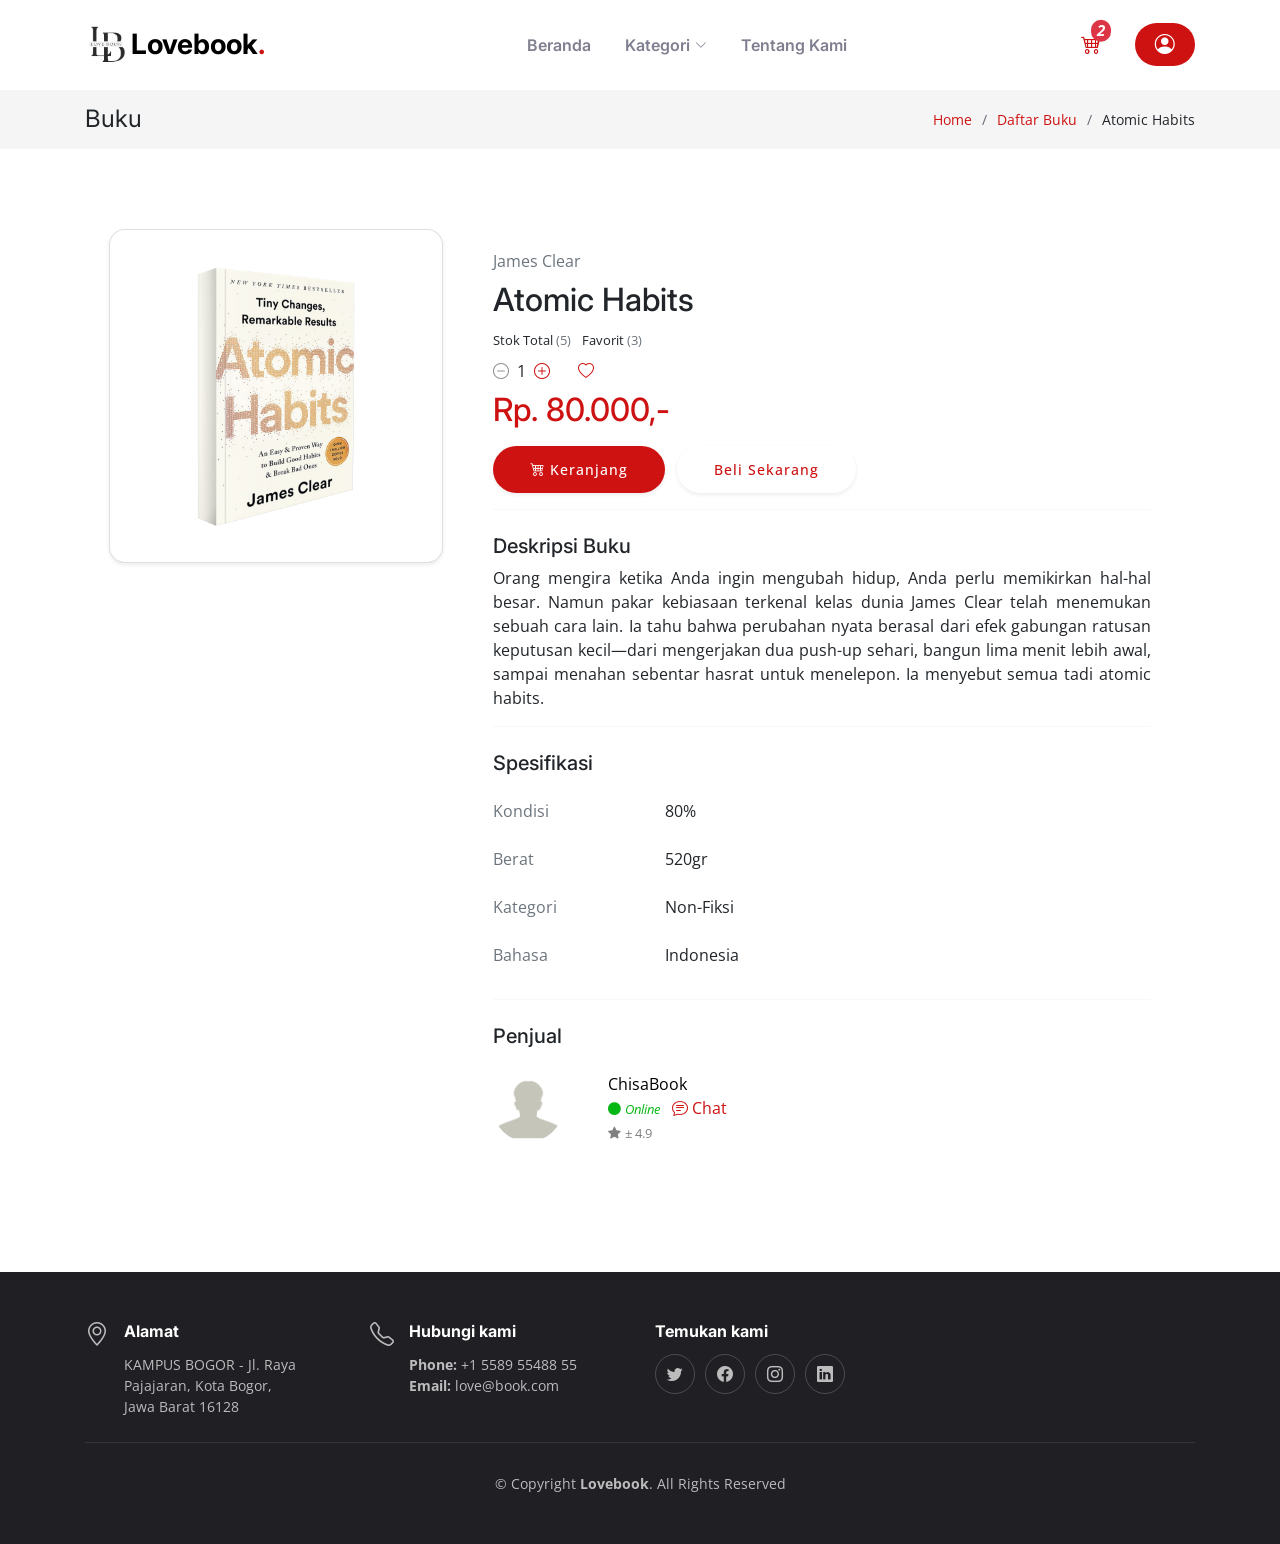
<file: books/atomic1.html>
<!DOCTYPE html>
<html lang="en">

<head>
  <meta charset="utf-8">
  <meta content="width=device-width, initial-scale=1.0" name="viewport">

  <title>Buku</title>
  <meta content="" name="description">
  <meta content="" name="keywords">

  <!-- Favicons -->
  <link href="../assets/img/LogoLovebook.png" rel="icon">
  <link href="../assets/img/LogoLovebook.png" rel="apple-touch-icon">

  <!-- Google Fonts -->
  <link rel="preconnect" href="https://fonts.googleapis.com">
  <link rel="preconnect" href="https://fonts.gstatic.com" crossorigin>
  <link
    href="https://fonts.googleapis.com/css2?family=Open+Sans:ital,wght@0,300;0,400;0,500;0,600;0,700;1,300;1,400;1,600;1,700&family=Amatic+SC:ital,wght@0,300;0,400;0,500;0,600;0,700;1,300;1,400;1,500;1,600;1,700&family=Inter:ital,wght@0,300;0,400;0,500;0,600;0,700;1,300;1,400;1,500;1,600;1,700&display=swap"
    rel="stylesheet">

  <!-- Vendor CSS Files -->
  <link href="../assets/vendor/bootstrap/css/bootstrap.min.css" rel="stylesheet">
  <link href="../assets/vendor/bootstrap-icons/bootstrap-icons.css" rel="stylesheet">
  <link href="../assets/vendor/aos/aos.css" rel="stylesheet">
  <link href="../assets/vendor/glightbox/css/glightbox.min.css" rel="stylesheet">
  <link href="../assets/vendor/swiper/swiper-bundle.min.css" rel="stylesheet">
  <link href="//maxcdn.bootstrapcdn.com/bootstrap/4.0.0/css/bootstrap.min.css" rel="stylesheet" id="bootstrap-css">
  <script src="//maxcdn.bootstrapcdn.com/bootstrap/4.0.0/js/bootstrap.min.js"></script>
  <script src="//cdnjs.cloudflare.com/ajax/libs/jquery/3.2.1/jquery.min.js"></script>

  <!-- Template Main CSS File -->
  <link href="../assets/css/main.css" rel="stylesheet">

</head>

<body>

  <!-- ======= Header ======= -->
  <header id="header" class="header fixed-top d-flex align-items-center">
    <div class="container d-flex align-items-center justify-content-between">

      <a href="../index.html" class="logo d-flex align-items-center me-auto me-lg-0">
        <!-- Uncomment the line below if you also wish to use an image logo -->
        <img src="../assets/img/logolovebookFIX.png" alt="">
        <h1 class="navbar">Lovebook<span>.</span></h1>
      </a>

      <nav id="navbar" class="navbar">
        <ul>
          <li><a href="../index.html">Beranda</a></li>
          <li class="dropdown"><a href="../category.html"><span>Kategori</span> <i
                class="bi bi-chevron-down dropdown-indicator"></i></a>
            <ul>
              <li><a href="../category-fiction.html">Fiksi</a></li>
              <li><a href="../category-nonfiction.html">Non-Fiksi</a></li>
            </ul>
          </li>
          <li><a href="../aboutus.html">Tentang Kami</a></li>
        </ul>
      </nav><!-- .navbar -->
      <nav>
        <a href="../cart.html"><i class="bi bi-cart4 position-relative fs-5"><span
              class="position-absolute top-0 start-100 translate-middle badge rounded-pill bg-danger">2 <span
                class="visually-hidden">unread messages</span></span></i></a>
        <a class="btn-book-a-table bi bi-person-circle fs-5" href="../profile.html"></a>
      </nav>
      <i class="mobile-nav-toggle mobile-nav-show bi bi-list"></i>
      <i class="mobile-nav-toggle mobile-nav-hide d-none bi bi-x"></i>
    </div>
  </header><!-- End Header -->
  <main id="main">

    <!-- ======= Breadcrumbs ======= -->
    <div class="breadcrumbs">
        <div class="container">

            <div class="d-flex justify-content-between align-items-center">
              <h2>Buku</h2>
              <ol>
                <li><a href="../index.html">Home</a></li>
                <li><a href="../category.html">Daftar Buku</a></li>
                <li>Atomic Habits</li>
              </ol>
            </div>
    
          </div>
    </div><!-- End Breadcrumbs -->

    <section class="sample-page">
      <div class="container">
        <div class="container-xl px-4" data-aos="fade-up">
          <div class="row">
            <div class="col-xl-4">
              <!-- Profile picture card-->
              <div class="card mb-4 mb-xl-0 rounded-4 shadow-sm">
                <img class="img-account-profile" src="../assets/img/menu/atomic1.png" alt="">
              </div>
            </div>
            <div class="col-xl-8">
              <!-- Account details card-->
              <div class="card mb-4 border-0">
                <div class="card-body">

                  <label class="text-muted">
                    James Clear
                  </label>
                  <div class="mb-1">
                    <h2>Atomic Habits</h2>
                  </div>
                  <small class="mb-2">
                    <a>Stok Total <a class="text-muted">(5)</a></a>
                    <a class="ms-2"> Favorit <a class="text-muted">(3)</a></a>
                  </small>

                  <div class="mt-2 mb-2">
                    <a><i class="bi bi-dash-circle opacity-50 me-2"></i>1<a href="#"><i
                          class="bi bi-plus-circle ms-2"></i></a></a>
                    <a href="#"><i class="bi bi-heart ms-4"></i></a>
                  </div>

                  <div class="mt-2 mb-2">
                    <h2 style="color:#CE1212">Rp. 80.000,-</h2>
                  </div>



                  <div class="mb-2">
                    <a href="../cart.html" class="btn mt-2 shadow-sm bi bi-cart4" style="font-weight: 500; font-size: 14px; letter-spacing: 1px; display: inline-block;
                    padding: 12px 36px; border-radius: 50px; transition: 0.5s; background-color:#CE1212; color:white">
                      Keranjang
                    </a>
                    <a href="#" class="btn mt-2 shadow-sm ms-2"
                      style="font-weight: 500; font-size: 14px; letter-spacing: 1px; display: inline-block;
                    padding: 12px 36px; border-radius: 50px; transition: 0.5s; background-color:white; color:#CE1212">Beli Sekarang
                    </a>
                  </div>
                  <hr>

                  <!-- Form Row-->
                  <div class="mt-4">
                    <h5>Deskripsi Buku</h5>
                    <p style="text-align: justify;">
                        Orang mengira ketika Anda ingin mengubah hidup, Anda perlu memikirkan hal-hal besar. 
                        Namun pakar kebiasaan terkenal kelas dunia James Clear telah menemukan sebuah cara lain. 
                        Ia tahu bahwa perubahan nyata berasal dari efek gabungan ratusan keputusan kecil—dari mengerjakan dua push-up sehari, 
                        bangun lima menit lebih awal, sampai menahan sebentar hasrat untuk menelepon. Ia menyebut semua tadi atomic habits.

                    </p>
                  </div>
                  <hr>

                  <!-- Form Group (username)-->
                  <div class="mb-4 mt-4">
                    <h5>Spesifikasi</h5>
                  </div>


                  <!-- Form Row-->
                  <div class="row gx-3 mb-2">
                    <div class="col-md-3">
                      <p class="text-muted">Kondisi</p>
                    </div>
                    <div class="col-md-6">
                      <p>80%</p>
                    </div>
                  </div>

                  <!-- Form Row-->
                  <div class="row gx-3 mb-2">
                    <div class="col-md-3">
                      <p class="text-muted">Berat</p>
                    </div>
                    <div class="col-md-6">
                      <p>520gr</p>
                    </div>
                  </div>

                  <!-- Form Row-->
                  <div class="row gx-3 mb-2">
                    <div class="col-md-3">
                      <p class="text-muted">Kategori</p>
                    </div>
                    <div class="col-md-6">
                      <p>Non-Fiksi</p>
                    </div>
                  </div>

                  <!-- Form Row-->
                  <div class="row gx-3 mb-2">
                    <div class="col-md-3">
                      <p class="text-muted">Bahasa</p>
                    </div>
                    <div class="col-md-6">
                      <p>Indonesia</p>
                    </div>
                  </div>
                  <hr>

                  <div class="mb-4 mt-4">
                    <h5>Penjual</h5>
                  </div>

                    <div class="row gx-3 mb-1">
                      <div class="col-md-2">
                        <img class="img-account-profile rounded-circle" src="../assets/img/anonym.jpg" width="70"
                        height="70" alt="">
                      </div>
                      <div class="col-md-3">
                        <a href="#" style="color:black">ChisaBook</a><br>
                        <small style="color:#05b714"><i class="bi bi-circle-fill me-1"></i><i>Online</i></small>
                        <a href="#" class="ms-2"><i class="bi bi-chat-text me-1"></i>Chat</a><br>
                        <small style="color:grey"><i class="bi bi-star-fill me-1"></i>± 4.9</small>
                      </div>
                    </div>

                </div>
              </div>
            </div>

          </div>
        </div>
      </div>
    </section>

  </main><!-- End #main -->

  <!-- ======= Footer ======= -->
  <footer id="footer" class="footer">

    <div class="container">
      <div class="row gy-3">
        <div class="col-lg-3 col-md-6 d-flex">
          <i class="bi bi-geo-alt icon"></i>
          <div>
            <h4>Alamat</h4>
            <p>
              KAMPUS BOGOR - Jl. Raya Pajajaran, Kota Bogor,<br>
              Jawa Barat 16128 <br>
            </p>
          </div>

        </div>

        <div class="col-lg-3 col-md-6 footer-links d-flex">
          <i class="bi bi-telephone icon"></i>
          <div>
            <h4>Hubungi kami</h4>
            <p>
              <strong>Phone:</strong> +1 5589 55488 55<br>
              <strong>Email:</strong> love@book.com<br>
            </p>
          </div>
        </div>

        <div class="col-lg-3 col-md-6 footer-links">
          <h4>Temukan kami</h4>
          <div class="social-links d-flex">
            <a href="#" class="twitter"><i class="bi bi-twitter"></i></a>
            <a href="#" class="facebook"><i class="bi bi-facebook"></i></a>
            <a href="#" class="instagram"><i class="bi bi-instagram"></i></a>
            <a href="#" class="linkedin"><i class="bi bi-linkedin"></i></a>
          </div>
        </div>

      </div>
    </div>

    <div class="container">
      <div class="copyright">
        &copy; Copyright <strong><span>Lovebook</span></strong>. All Rights Reserved
      </div>
    </div>

  </footer><!-- End Footer -->
  <!-- End Footer -->

  <a href="#" class="scroll-top d-flex align-items-center justify-content-center"><i
      class="bi bi-arrow-up-short"></i></a>

  <div id="preloader"></div>

  <!-- Vendor JS Files -->
  <script src="../assets/vendor/bootstrap/js/bootstrap.bundle.min.js"></script>
  <script src="../assets/vendor/aos/aos.js"></script>
  <script src="../assets/vendor/glightbox/js/glightbox.min.js"></script>
  <script src="../assets/vendor/purecounter/purecounter_vanilla.js"></script>
  <script src="../assets/vendor/swiper/swiper-bundle.min.js"></script>
  <script src="../assets/vendor/php-email-form/validate.js"></script>

  <!-- Template Main JS File -->
  <script src="../assets/js/main.js"></script>

</body>

</html>
</file>
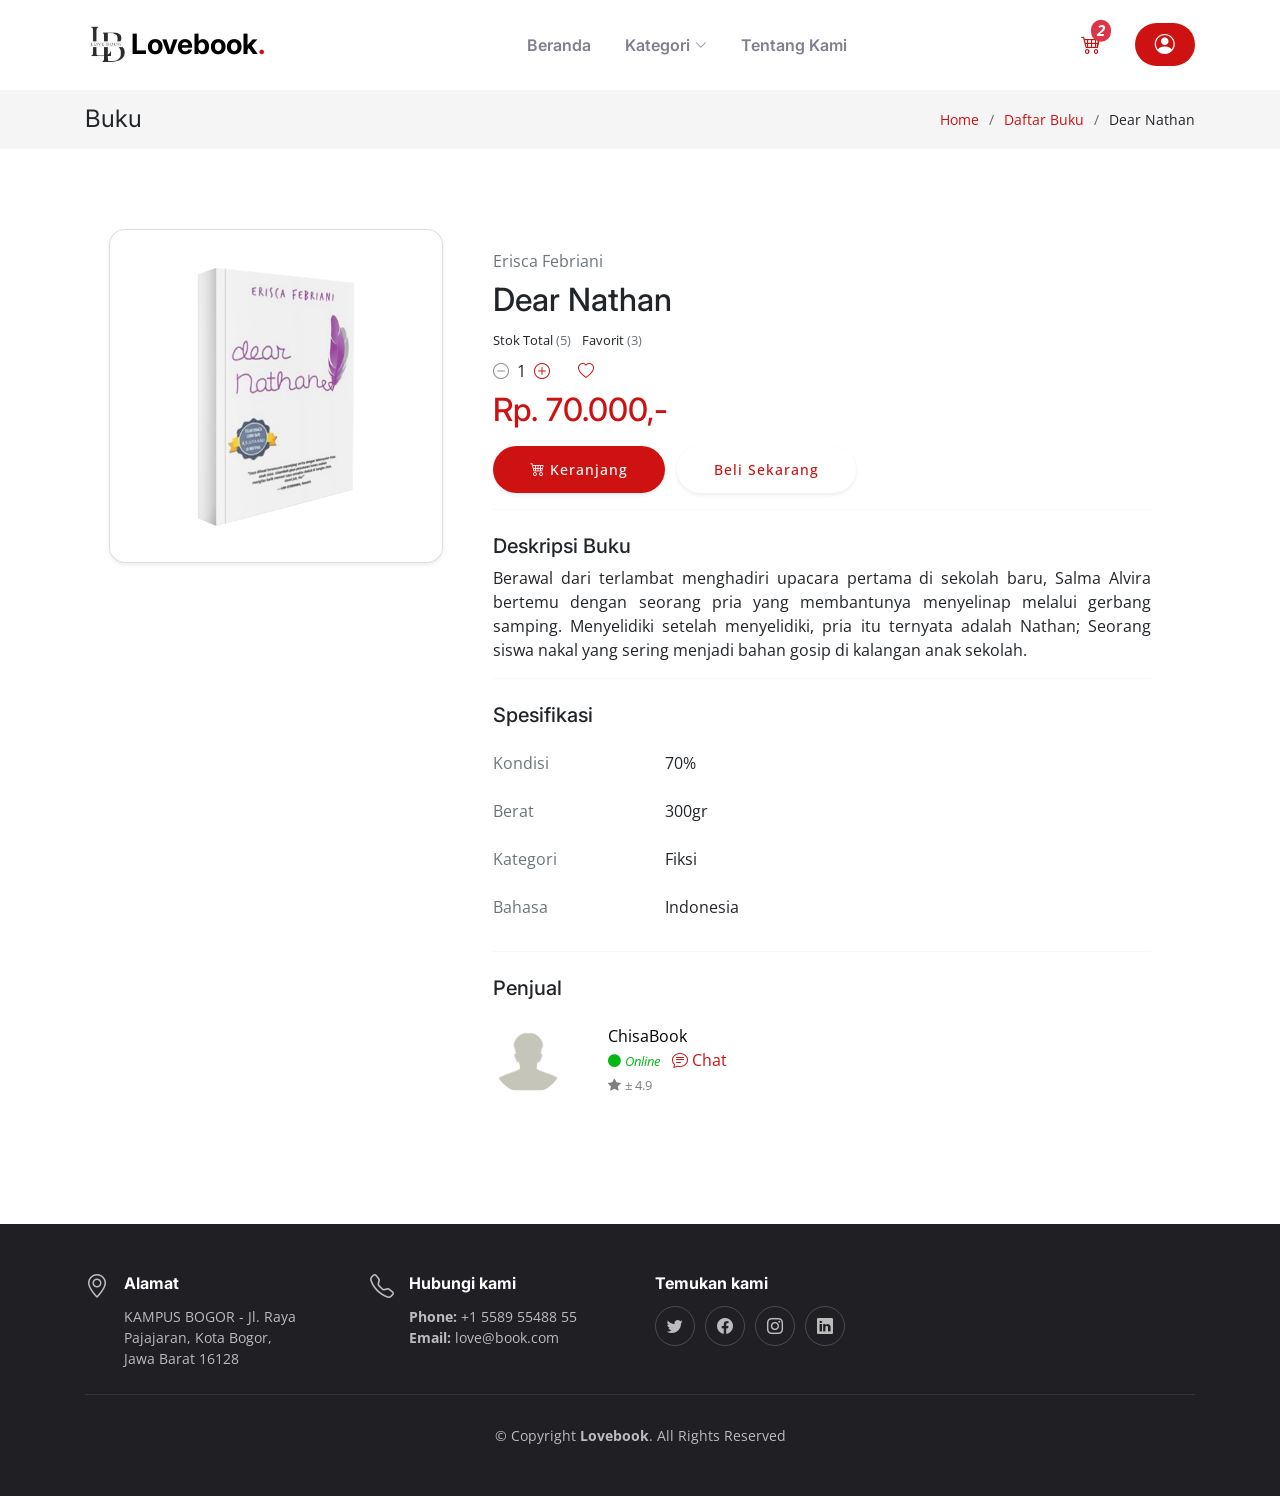
<file: books/dearnathan.html>
<!DOCTYPE html>
<html lang="en">

<head>
  <meta charset="utf-8">
  <meta content="width=device-width, initial-scale=1.0" name="viewport">

  <title>Buku</title>
  <meta content="" name="description">
  <meta content="" name="keywords">

  <!-- Favicons -->
  <link href="../assets/img/LogoLovebook.png" rel="icon">
  <link href="../assets/img/LogoLovebook.png" rel="apple-touch-icon">

  <!-- Google Fonts -->
  <link rel="preconnect" href="https://fonts.googleapis.com">
  <link rel="preconnect" href="https://fonts.gstatic.com" crossorigin>
  <link
    href="https://fonts.googleapis.com/css2?family=Open+Sans:ital,wght@0,300;0,400;0,500;0,600;0,700;1,300;1,400;1,600;1,700&family=Amatic+SC:ital,wght@0,300;0,400;0,500;0,600;0,700;1,300;1,400;1,500;1,600;1,700&family=Inter:ital,wght@0,300;0,400;0,500;0,600;0,700;1,300;1,400;1,500;1,600;1,700&display=swap"
    rel="stylesheet">

  <!-- Vendor CSS Files -->
  <link href="../assets/vendor/bootstrap/css/bootstrap.min.css" rel="stylesheet">
  <link href="../assets/vendor/bootstrap-icons/bootstrap-icons.css" rel="stylesheet">
  <link href="../assets/vendor/aos/aos.css" rel="stylesheet">
  <link href="../assets/vendor/glightbox/css/glightbox.min.css" rel="stylesheet">
  <link href="../assets/vendor/swiper/swiper-bundle.min.css" rel="stylesheet">
  <link href="//maxcdn.bootstrapcdn.com/bootstrap/4.0.0/css/bootstrap.min.css" rel="stylesheet" id="bootstrap-css">
  <script src="//maxcdn.bootstrapcdn.com/bootstrap/4.0.0/js/bootstrap.min.js"></script>
  <script src="//cdnjs.cloudflare.com/ajax/libs/jquery/3.2.1/jquery.min.js"></script>

  <!-- Template Main CSS File -->
  <link href="../assets/css/main.css" rel="stylesheet">

</head>

<body>

  <!-- ======= Header ======= -->
  <header id="header" class="header fixed-top d-flex align-items-center">
    <div class="container d-flex align-items-center justify-content-between">

      <a href="../index.html" class="logo d-flex align-items-center me-auto me-lg-0">
        <!-- Uncomment the line below if you also wish to use an image logo -->
        <img src="../assets/img/logolovebookFIX.png" alt="">
        <h1 class="navbar">Lovebook<span>.</span></h1>
      </a>

      <nav id="navbar" class="navbar">
        <ul>
          <li><a href="../index.html">Beranda</a></li>
          <li class="dropdown"><a href="../category.html"><span>Kategori</span> <i
                class="bi bi-chevron-down dropdown-indicator"></i></a>
            <ul>
              <li><a href="../category-fiction.html">Fiksi</a></li>
              <li><a href="../category-nonfiction.html">Non-Fiksi</a></li>
            </ul>
          </li>
          <li><a href="../aboutus.html">Tentang Kami</a></li>
        </ul>
      </nav><!-- .navbar -->
      <nav>
        <a href="../cart.html"><i class="bi bi-cart4 position-relative fs-5"><span
              class="position-absolute top-0 start-100 translate-middle badge rounded-pill bg-danger">2 <span
                class="visually-hidden">unread messages</span></span></i></a>
        <a class="btn-book-a-table bi bi-person-circle fs-5" href="../profile.html"></a>
      </nav>
      <i class="mobile-nav-toggle mobile-nav-show bi bi-list"></i>
      <i class="mobile-nav-toggle mobile-nav-hide d-none bi bi-x"></i>
    </div>
  </header><!-- End Header -->
  <main id="main">

    <!-- ======= Breadcrumbs ======= -->
    <div class="breadcrumbs">
        <div class="container">

            <div class="d-flex justify-content-between align-items-center">
              <h2>Buku</h2>
              <ol>
                <li><a href="../index.html">Home</a></li>
                <li><a href="../category.html">Daftar Buku</a></li>
                <li>Dear Nathan</li>
              </ol>
            </div>
    
          </div>
    </div><!-- End Breadcrumbs -->

    <section class="sample-page">
      <div class="container">
        <div class="container-xl px-4" data-aos="fade-up">
          <div class="row">
            <div class="col-xl-4">
              <!-- Profile picture card-->
              <div class="card mb-4 mb-xl-0 rounded-4 shadow-sm">
                <img class="img-account-profile" src="../assets/img/menu/dearnathan.png" alt="">
              </div>
            </div>
            <div class="col-xl-8">
              <!-- Account details card-->
              <div class="card mb-4 border-0">
                <div class="card-body">

                  <label class="text-muted">
                    Erisca Febriani
                  </label>
                  <div class="mb-1">
                    <h2>Dear Nathan</h2>
                  </div>
                  <small class="mb-2">
                    <a>Stok Total <a class="text-muted">(5)</a></a>
                    <a class="ms-2"> Favorit <a class="text-muted">(3)</a></a>
                  </small>

                  <div class="mt-2 mb-2">
                    <a><i class="bi bi-dash-circle opacity-50 me-2"></i>1<a href="#"><i
                          class="bi bi-plus-circle ms-2"></i></a></a>
                    <a href="#"><i class="bi bi-heart ms-4"></i></a>
                  </div>

                  <div class="mt-2 mb-2">
                    <h2 style="color:#CE1212">Rp. 70.000,-</h2>
                  </div>



                  <div class="mb-2">
                    <a href="../cart.html" class="btn mt-2 shadow-sm bi bi-cart4" style="font-weight: 500; font-size: 14px; letter-spacing: 1px; display: inline-block;
                    padding: 12px 36px; border-radius: 50px; transition: 0.5s; background-color:#CE1212; color:white">
                      Keranjang
                    </a>
                    <a href="#" class="btn mt-2 shadow-sm ms-2"
                      style="font-weight: 500; font-size: 14px; letter-spacing: 1px; display: inline-block;
                    padding: 12px 36px; border-radius: 50px; transition: 0.5s; background-color:white; color:#CE1212">Beli Sekarang
                    </a>
                  </div>
                  <hr>

                  <!-- Form Row-->
                  <div class="mt-4">
                    <h5>Deskripsi Buku</h5>
                    <p style="text-align: justify;">
                        Berawal dari terlambat menghadiri upacara pertama di sekolah baru, Salma Alvira bertemu dengan seorang pria yang membantunya menyelinap melalui gerbang samping. 
                        Menyelidiki setelah menyelidiki, pria itu ternyata adalah Nathan; Seorang siswa nakal yang sering menjadi bahan gosip di kalangan anak sekolah.
                    </p>
                  </div>
                  <hr>

                  <!-- Form Group (username)-->
                  <div class="mb-4 mt-4">
                    <h5>Spesifikasi</h5>
                  </div>


                  <!-- Form Row-->
                  <div class="row gx-3 mb-2">
                    <div class="col-md-3">
                      <p class="text-muted">Kondisi</p>
                    </div>
                    <div class="col-md-6">
                      <p>70%</p>
                    </div>
                  </div>

                  <!-- Form Row-->
                  <div class="row gx-3 mb-2">
                    <div class="col-md-3">
                      <p class="text-muted">Berat</p>
                    </div>
                    <div class="col-md-6">
                      <p>300gr</p>
                    </div>
                  </div>

                  <!-- Form Row-->
                  <div class="row gx-3 mb-2">
                    <div class="col-md-3">
                      <p class="text-muted">Kategori</p>
                    </div>
                    <div class="col-md-6">
                      <p>Fiksi</p>
                    </div>
                  </div>

                  <!-- Form Row-->
                  <div class="row gx-3 mb-2">
                    <div class="col-md-3">
                      <p class="text-muted">Bahasa</p>
                    </div>
                    <div class="col-md-6">
                      <p>Indonesia</p>
                    </div>
                  </div>
                  <hr>

                  <div class="mb-4 mt-4">
                    <h5>Penjual</h5>
                  </div>

                    <div class="row gx-3 mb-1">
                      <div class="col-md-2">
                        <img class="img-account-profile rounded-circle" src="../assets/img/anonym.jpg" width="70"
                        height="70" alt="">
                      </div>
                      <div class="col-md-3">
                        <a href="#" style="color:black">ChisaBook</a><br>
                        <small style="color:#05b714"><i class="bi bi-circle-fill me-1"></i><i>Online</i></small>
                        <a href="#" class="ms-2"><i class="bi bi-chat-text me-1"></i>Chat</a><br>
                        <small style="color:grey"><i class="bi bi-star-fill me-1"></i>± 4.9</small>
                      </div>
                    </div>

                </div>
              </div>
            </div>

          </div>
        </div>
      </div>
    </section>

  </main><!-- End #main -->

  <!-- ======= Footer ======= -->
  <footer id="footer" class="footer">

    <div class="container">
      <div class="row gy-3">
        <div class="col-lg-3 col-md-6 d-flex">
          <i class="bi bi-geo-alt icon"></i>
          <div>
            <h4>Alamat</h4>
            <p>
              KAMPUS BOGOR - Jl. Raya Pajajaran, Kota Bogor,<br>
              Jawa Barat 16128 <br>
            </p>
          </div>

        </div>

        <div class="col-lg-3 col-md-6 footer-links d-flex">
          <i class="bi bi-telephone icon"></i>
          <div>
            <h4>Hubungi kami</h4>
            <p>
              <strong>Phone:</strong> +1 5589 55488 55<br>
              <strong>Email:</strong> love@book.com<br>
            </p>
          </div>
        </div>

        <div class="col-lg-3 col-md-6 footer-links">
          <h4>Temukan kami</h4>
          <div class="social-links d-flex">
            <a href="#" class="twitter"><i class="bi bi-twitter"></i></a>
            <a href="#" class="facebook"><i class="bi bi-facebook"></i></a>
            <a href="#" class="instagram"><i class="bi bi-instagram"></i></a>
            <a href="#" class="linkedin"><i class="bi bi-linkedin"></i></a>
          </div>
        </div>

      </div>
    </div>

    <div class="container">
      <div class="copyright">
        &copy; Copyright <strong><span>Lovebook</span></strong>. All Rights Reserved
      </div>
    </div>

  </footer><!-- End Footer -->
  <!-- End Footer -->

  <a href="#" class="scroll-top d-flex align-items-center justify-content-center"><i
      class="bi bi-arrow-up-short"></i></a>

  <div id="preloader"></div>

  <!-- Vendor JS Files -->
  <script src="../assets/vendor/bootstrap/js/bootstrap.bundle.min.js"></script>
  <script src="../assets/vendor/aos/aos.js"></script>
  <script src="../assets/vendor/glightbox/js/glightbox.min.js"></script>
  <script src="../assets/vendor/purecounter/purecounter_vanilla.js"></script>
  <script src="../assets/vendor/swiper/swiper-bundle.min.js"></script>
  <script src="../assets/vendor/php-email-form/validate.js"></script>

  <!-- Template Main JS File -->
  <script src="../assets/js/main.js"></script>

</body>

</html>
</file>
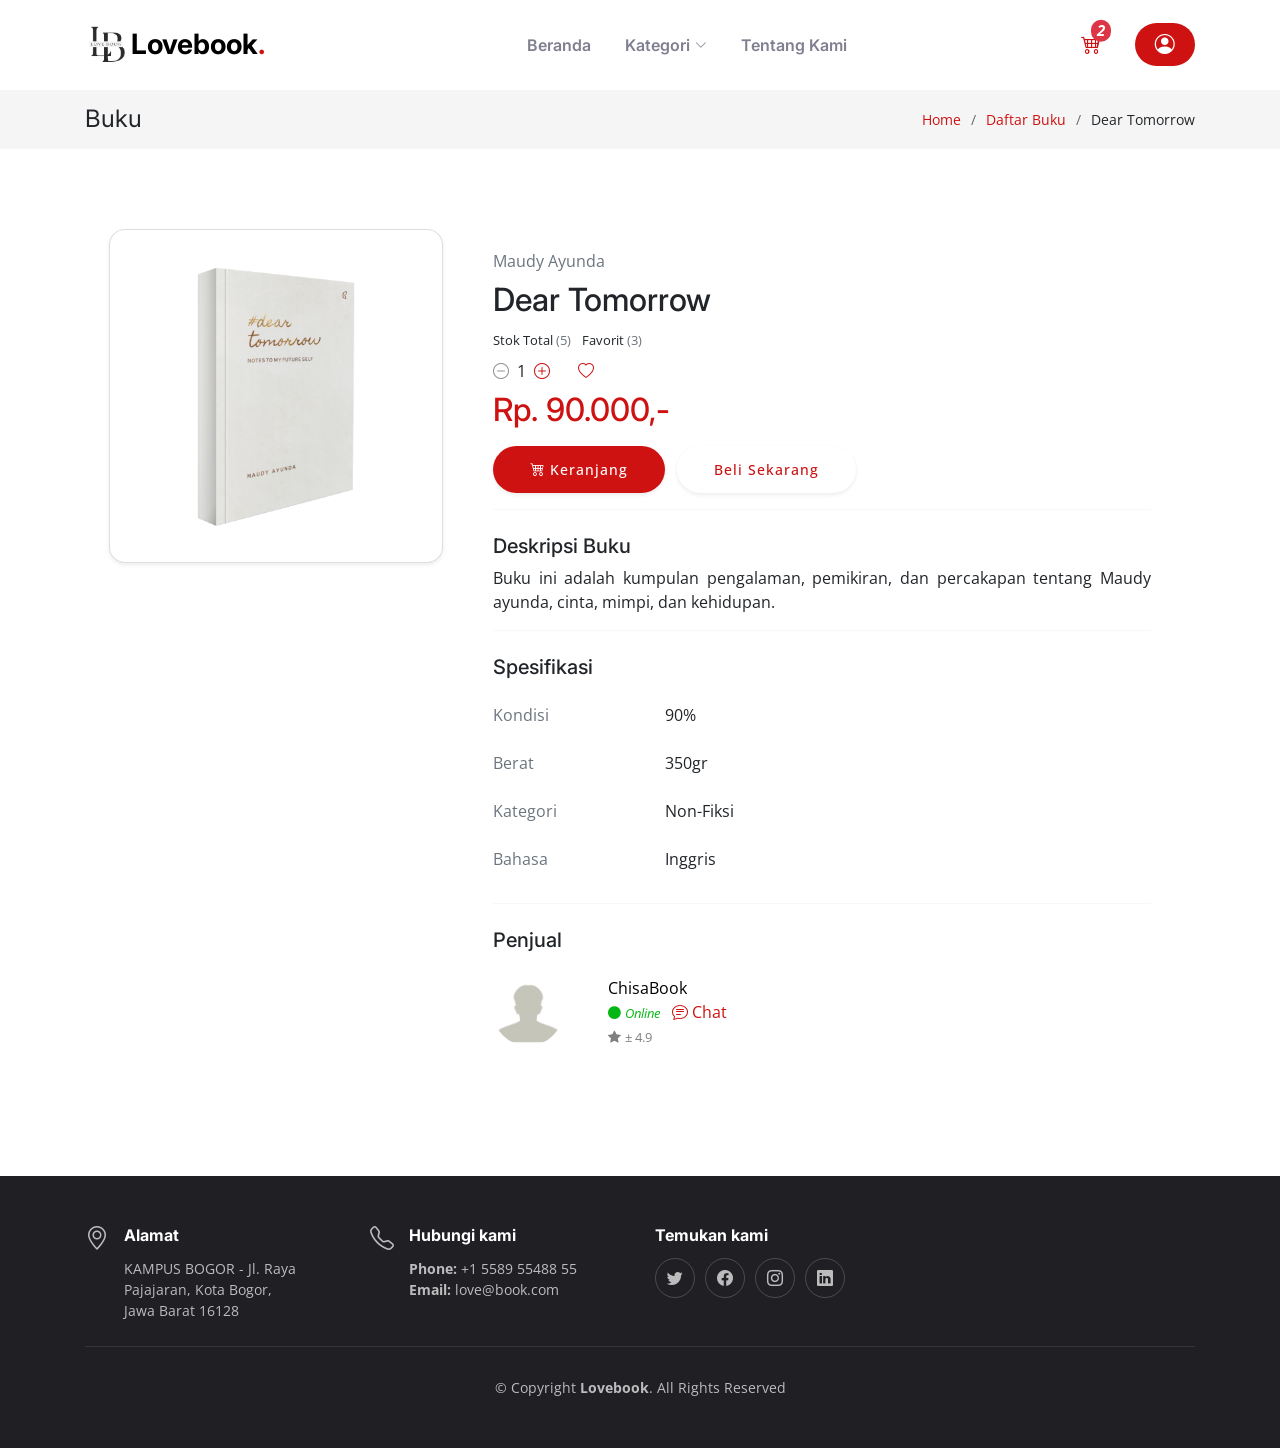
<file: books/deartomorrow.html>
<!DOCTYPE html>
<html lang="en">

<head>
  <meta charset="utf-8">
  <meta content="width=device-width, initial-scale=1.0" name="viewport">

  <title>Buku</title>
  <meta content="" name="description">
  <meta content="" name="keywords">

  <!-- Favicons -->
  <link href="../assets/img/LogoLovebook.png" rel="icon">
  <link href="../assets/img/LogoLovebook.png" rel="apple-touch-icon">

  <!-- Google Fonts -->
  <link rel="preconnect" href="https://fonts.googleapis.com">
  <link rel="preconnect" href="https://fonts.gstatic.com" crossorigin>
  <link
    href="https://fonts.googleapis.com/css2?family=Open+Sans:ital,wght@0,300;0,400;0,500;0,600;0,700;1,300;1,400;1,600;1,700&family=Amatic+SC:ital,wght@0,300;0,400;0,500;0,600;0,700;1,300;1,400;1,500;1,600;1,700&family=Inter:ital,wght@0,300;0,400;0,500;0,600;0,700;1,300;1,400;1,500;1,600;1,700&display=swap"
    rel="stylesheet">

  <!-- Vendor CSS Files -->
  <link href="../assets/vendor/bootstrap/css/bootstrap.min.css" rel="stylesheet">
  <link href="../assets/vendor/bootstrap-icons/bootstrap-icons.css" rel="stylesheet">
  <link href="../assets/vendor/aos/aos.css" rel="stylesheet">
  <link href="../assets/vendor/glightbox/css/glightbox.min.css" rel="stylesheet">
  <link href="../assets/vendor/swiper/swiper-bundle.min.css" rel="stylesheet">
  <link href="//maxcdn.bootstrapcdn.com/bootstrap/4.0.0/css/bootstrap.min.css" rel="stylesheet" id="bootstrap-css">
  <script src="//maxcdn.bootstrapcdn.com/bootstrap/4.0.0/js/bootstrap.min.js"></script>
  <script src="//cdnjs.cloudflare.com/ajax/libs/jquery/3.2.1/jquery.min.js"></script>

  <!-- Template Main CSS File -->
  <link href="../assets/css/main.css" rel="stylesheet">

</head>

<body>

  <!-- ======= Header ======= -->
  <header id="header" class="header fixed-top d-flex align-items-center">
    <div class="container d-flex align-items-center justify-content-between">

      <a href="../index.html" class="logo d-flex align-items-center me-auto me-lg-0">
        <!-- Uncomment the line below if you also wish to use an image logo -->
        <img src="../assets/img/logolovebookFIX.png" alt="">
        <h1 class="navbar">Lovebook<span>.</span></h1>
      </a>

      <nav id="navbar" class="navbar">
        <ul>
          <li><a href="../index.html">Beranda</a></li>
          <li class="dropdown"><a href="../category.html"><span>Kategori</span> <i
                class="bi bi-chevron-down dropdown-indicator"></i></a>
            <ul>
              <li><a href="../category-fiction.html">Fiksi</a></li>
              <li><a href="../category-nonfiction.html">Non-Fiksi</a></li>
            </ul>
          </li>
          <li><a href="../aboutus.html">Tentang Kami</a></li>
        </ul>
      </nav><!-- .navbar -->
      <nav>
        <a href="../cart.html"><i class="bi bi-cart4 position-relative fs-5"><span
              class="position-absolute top-0 start-100 translate-middle badge rounded-pill bg-danger">2 <span
                class="visually-hidden">unread messages</span></span></i></a>
        <a class="btn-book-a-table bi bi-person-circle fs-5" href="../profile.html"></a>
      </nav>
      <i class="mobile-nav-toggle mobile-nav-show bi bi-list"></i>
      <i class="mobile-nav-toggle mobile-nav-hide d-none bi bi-x"></i>
    </div>
  </header><!-- End Header -->
  <main id="main">

    <!-- ======= Breadcrumbs ======= -->
    <div class="breadcrumbs">
        <div class="container">

            <div class="d-flex justify-content-between align-items-center">
              <h2>Buku</h2>
              <ol>
                <li><a href="../index.html">Home</a></li>
                <li><a href="../category.html">Daftar Buku</a></li>
                <li>Dear Tomorrow</li>
              </ol>
            </div>
    
          </div>
    </div><!-- End Breadcrumbs -->

    <section class="sample-page">
      <div class="container">
        <div class="container-xl px-4" data-aos="fade-up">
          <div class="row">
            <div class="col-xl-4">
              <!-- Profile picture card-->
              <div class="card mb-4 mb-xl-0 rounded-4 shadow-sm">
                <img class="img-account-profile" src="../assets/img/menu/deartommorow.png" alt="">
              </div>
            </div>
            <div class="col-xl-8">
              <!-- Account details card-->
              <div class="card mb-4 border-0">
                <div class="card-body">

                  <label class="text-muted">
                    Maudy Ayunda
                  </label>
                  <div class="mb-1">
                    <h2>Dear Tomorrow</h2>
                  </div>
                  <small class="mb-2">
                    <a>Stok Total <a class="text-muted">(5)</a></a>
                    <a class="ms-2"> Favorit <a class="text-muted">(3)</a></a>
                  </small>

                  <div class="mt-2 mb-2">
                    <a><i class="bi bi-dash-circle opacity-50 me-2"></i>1<a href="#"><i
                          class="bi bi-plus-circle ms-2"></i></a></a>
                    <a href="#"><i class="bi bi-heart ms-4"></i></a>
                  </div>

                  <div class="mt-2 mb-2">
                    <h2 style="color:#CE1212">Rp. 90.000,-</h2>
                  </div>



                  <div class="mb-2">
                    <a href="../cart.html" class="btn mt-2 shadow-sm bi bi-cart4" style="font-weight: 500; font-size: 14px; letter-spacing: 1px; display: inline-block;
                    padding: 12px 36px; border-radius: 50px; transition: 0.5s; background-color:#CE1212; color:white">
                      Keranjang
                    </a>
                    <a href="#" class="btn mt-2 shadow-sm ms-2"
                      style="font-weight: 500; font-size: 14px; letter-spacing: 1px; display: inline-block;
                    padding: 12px 36px; border-radius: 50px; transition: 0.5s; background-color:white; color:#CE1212">Beli Sekarang
                    </a>
                  </div>
                  <hr>

                  <!-- Form Row-->
                  <div class="mt-4">
                    <h5>Deskripsi Buku</h5>
                    <p style="text-align: justify;">
                        Buku ini adalah kumpulan pengalaman, pemikiran, 
                        dan percakapan tentang Maudy ayunda, cinta, mimpi, dan kehidupan.
                    </p>
                  </div>
                  <hr>

                  <!-- Form Group (username)-->
                  <div class="mb-4 mt-4">
                    <h5>Spesifikasi</h5>
                  </div>


                  <!-- Form Row-->
                  <div class="row gx-3 mb-2">
                    <div class="col-md-3">
                      <p class="text-muted">Kondisi</p>
                    </div>
                    <div class="col-md-6">
                      <p>90%</p>
                    </div>
                  </div>

                  <!-- Form Row-->
                  <div class="row gx-3 mb-2">
                    <div class="col-md-3">
                      <p class="text-muted">Berat</p>
                    </div>
                    <div class="col-md-6">
                      <p>350gr</p>
                    </div>
                  </div>

                  <!-- Form Row-->
                  <div class="row gx-3 mb-2">
                    <div class="col-md-3">
                      <p class="text-muted">Kategori</p>
                    </div>
                    <div class="col-md-6">
                      <p>Non-Fiksi</p>
                    </div>
                  </div>

                  <!-- Form Row-->
                  <div class="row gx-3 mb-2">
                    <div class="col-md-3">
                      <p class="text-muted">Bahasa</p>
                    </div>
                    <div class="col-md-6">
                      <p>Inggris</p>
                    </div>
                  </div>
                  <hr>

                  <div class="mb-4 mt-4">
                    <h5>Penjual</h5>
                  </div>

                    <div class="row gx-3 mb-1">
                      <div class="col-md-2">
                        <img class="img-account-profile rounded-circle" src="../assets/img/anonym.jpg" width="70"
                        height="70" alt="">
                      </div>
                      <div class="col-md-3">
                        <a href="#" style="color:black">ChisaBook</a><br>
                        <small style="color:#05b714"><i class="bi bi-circle-fill me-1"></i><i>Online</i></small>
                        <a href="#" class="ms-2"><i class="bi bi-chat-text me-1"></i>Chat</a><br>
                        <small style="color:grey"><i class="bi bi-star-fill me-1"></i>± 4.9</small>
                      </div>
                    </div>

                </div>
              </div>
            </div>

          </div>
        </div>
      </div>
    </section>

  </main><!-- End #main -->

  <!-- ======= Footer ======= -->
  <footer id="footer" class="footer">

    <div class="container">
      <div class="row gy-3">
        <div class="col-lg-3 col-md-6 d-flex">
          <i class="bi bi-geo-alt icon"></i>
          <div>
            <h4>Alamat</h4>
            <p>
              KAMPUS BOGOR - Jl. Raya Pajajaran, Kota Bogor,<br>
              Jawa Barat 16128 <br>
            </p>
          </div>

        </div>

        <div class="col-lg-3 col-md-6 footer-links d-flex">
          <i class="bi bi-telephone icon"></i>
          <div>
            <h4>Hubungi kami</h4>
            <p>
              <strong>Phone:</strong> +1 5589 55488 55<br>
              <strong>Email:</strong> love@book.com<br>
            </p>
          </div>
        </div>

        <div class="col-lg-3 col-md-6 footer-links">
          <h4>Temukan kami</h4>
          <div class="social-links d-flex">
            <a href="#" class="twitter"><i class="bi bi-twitter"></i></a>
            <a href="#" class="facebook"><i class="bi bi-facebook"></i></a>
            <a href="#" class="instagram"><i class="bi bi-instagram"></i></a>
            <a href="#" class="linkedin"><i class="bi bi-linkedin"></i></a>
          </div>
        </div>

      </div>
    </div>

    <div class="container">
      <div class="copyright">
        &copy; Copyright <strong><span>Lovebook</span></strong>. All Rights Reserved
      </div>
    </div>

  </footer><!-- End Footer -->
  <!-- End Footer -->

  <a href="#" class="scroll-top d-flex align-items-center justify-content-center"><i
      class="bi bi-arrow-up-short"></i></a>

  <div id="preloader"></div>

  <!-- Vendor JS Files -->
  <script src="../assets/vendor/bootstrap/js/bootstrap.bundle.min.js"></script>
  <script src="../assets/vendor/aos/aos.js"></script>
  <script src="../assets/vendor/glightbox/js/glightbox.min.js"></script>
  <script src="../assets/vendor/purecounter/purecounter_vanilla.js"></script>
  <script src="../assets/vendor/swiper/swiper-bundle.min.js"></script>
  <script src="../assets/vendor/php-email-form/validate.js"></script>

  <!-- Template Main JS File -->
  <script src="../assets/js/main.js"></script>

</body>

</html>
</file>
<file: assets/css/main.css>
/**
* Template Name: Yummy - v1.1.0
* Template URL: https://bootstrapmade.com/yummy-bootstrap-restaurant-website-template/
* Author: BootstrapMade.com
* License: https://bootstrapmade.com/license/
*/

/*--------------------------------------------------------------
# Set main reusable colors and fonts using CSS variables
# Learn more about CSS variables at https://developer.mozilla.org/en-US/docs/Web/CSS/Using_CSS_custom_properties
--------------------------------------------------------------*/
/* Fonts */
:root {
  --font-default: "Open Sans", system-ui, -apple-system, "Segoe UI", Roboto, "Helvetica Neue", Arial, "Noto Sans", "Liberation Sans", sans-serif, "Apple Color Emoji", "Segoe UI Emoji", "Segoe UI Symbol", "Noto Color Emoji";
  --font-primary: "Amatic SC", sans-serif;
  --font-secondary: "Inter", sans-serif;
}

/* Colors */
:root {
  --color-default: #212529;
  --color-primary: #ce1212;
  --color-secondary: #37373f;
}

/* Smooth scroll behavior */
:root {
  scroll-behavior: smooth;
}

/*--------------------------------------------------------------
# General
--------------------------------------------------------------*/
body {
  font-family: var(--font-default);
  color: var(--color-default);
}

a {
  color: var(--color-primary);
  text-decoration: none;
}

a:hover {
  color: #ec2727;
  text-decoration: none;
}

h1,
h2,
h3,
h4,
h5,
h6 {
  font-family: var(--font-secondary);
}

.kotak
	{
		padding:10px;
		border:1px solid #e8e8e8;
		margin-bottom:15px;	
		background:#F4F4F4;
		border-radius:5px;
	}
.kotak2
	{
		padding:20px;
		border:1px solid #e8e8e8;
		margin-bottom:15px;	
	}

/*--------------------------------------------------------------
# Sections & Section Header
--------------------------------------------------------------*/
section {
  overflow: hidden;
  padding: 80px 0;
}

.section-bg {
  background-color: #eee;
}

.section-header {
  text-align: center;
  padding-bottom: 30px;
}

.section-header h2 {
  font-size: 13px;
  letter-spacing: 1px;
  font-weight: 400;
  margin: 0;
  padding: 0;
  color: #7f7f90;
  text-transform: uppercase;
  font-family: var(--font-default);
}

.section-header p {
  margin: 0;
  font-size: 48px;
  font-weight: 400;
  font-family: var(--font-primary);
}

.section-header p span {
  color: var(--color-primary);
}

/*--------------------------------------------------------------
# Breadcrumbs
--------------------------------------------------------------*/
.breadcrumbs {
  padding: 15px 0;
  background: rgba(55, 55, 63, 0.05);
  margin-top: 90px;
}

@media (max-width: 575px) {
  .breadcrumbs {
    margin-top: 70px;
  }
}

.breadcrumbs h2 {
  font-size: 24px;
  font-weight: 400;
  margin: 0;
}

.breadcrumbs ol {
  display: flex;
  flex-wrap: wrap;
  list-style: none;
  padding: 0;
  margin: 0;
  font-size: 14px;
}

.breadcrumbs ol li+li {
  padding-left: 10px;
}

.breadcrumbs ol li+li::before {
  display: inline-block;
  padding-right: 10px;
  color: #676775;
  content: "/";
}

@media (max-width: 992px) {
  .breadcrumbs .d-flex {
    display: block !important;
  }

  .breadcrumbs h2 {
    margin-bottom: 10px;
  }

  .breadcrumbs ol {
    display: block;
  }

  .breadcrumbs ol li {
    display: inline-block;
  }
}

/*--------------------------------------------------------------
# Scroll top button
--------------------------------------------------------------*/
.scroll-top {
  position: fixed;
  visibility: hidden;
  opacity: 0;
  right: 15px;
  bottom: 15px;
  z-index: 99999;
  background: var(--color-primary);
  width: 44px;
  height: 44px;
  border-radius: 50px;
  transition: all 0.4s;
}

.scroll-top i {
  font-size: 24px;
  color: #fff;
  line-height: 0;
}

.scroll-top:hover {
  background: #ec2727;
  color: #fff;
}

.scroll-top.active {
  visibility: visible;
  opacity: 1;
}

/*--------------------------------------------------------------
# Preloader
--------------------------------------------------------------*/
#preloader {
  position: fixed;
  inset: 0;
  z-index: 9999;
  overflow: hidden;
  background: #fff;
  transition: all 0.6s ease-out;
  width: 100%;
  height: 100vh;
}

#preloader:before,
#preloader:after {
  content: "";
  position: absolute;
  border: 4px solid var(--color-primary);
  border-radius: 50%;
  -webkit-animation: animate-preloader 2s cubic-bezier(0, 0.2, 0.8, 1) infinite;
  animation: animate-preloader 2s cubic-bezier(0, 0.2, 0.8, 1) infinite;
}

#preloader:after {
  -webkit-animation-delay: -0.5s;
  animation-delay: -0.5s;
}

@-webkit-keyframes animate-preloader {
  0% {
    width: 10px;
    height: 10px;
    top: calc(50% - 5px);
    left: calc(50% - 5px);
    opacity: 1;
  }

  100% {
    width: 72px;
    height: 72px;
    top: calc(50% - 36px);
    left: calc(50% - 36px);
    opacity: 0;
  }
}

@keyframes animate-preloader {
  0% {
    width: 10px;
    height: 10px;
    top: calc(50% - 5px);
    left: calc(50% - 5px);
    opacity: 1;
  }

  100% {
    width: 72px;
    height: 72px;
    top: calc(50% - 36px);
    left: calc(50% - 36px);
    opacity: 0;
  }
}

/*--------------------------------------------------------------
# Disable aos animation delay on mobile devices
--------------------------------------------------------------*/
@media screen and (max-width: 768px) {
  [data-aos-delay] {
    transition-delay: 0 !important;
  }
}

/*--------------------------------------------------------------
# Header
--------------------------------------------------------------*/
.header {
  background: #fff;
  transition: all 0.5s;
  z-index: 997;
  height: 90px;
  border-bottom: 1px solid #fff;
}

@media (max-width: 575px) {
  .header {
    height: 70px;
  }
}

.header.sticked {
  border-color: #fff;
  border-color: #eee;
}

.header .logo img {
  max-height: 40px;
  margin-right: 6px;
}

.header .logo h1 {
  font-size: 28px;
  font-weight: 700;
  color: #000;
  margin: 0;
  font-family: var(--font-secondary);
}

.header .logo h1 span {
  color: var(--color-primary);
}

.header .btn-cart,
.header .btn-cart:focus {
  color: #fff;
  background: var(--color-primary);
  padding: 8px 20px;
  margin-left: 30px;
  border-radius: 50px;
  transition: 0.3s;
}

.header .btn-cart:hover,
.header .btn-cart:focus:hover {
  color: #fff;
  background: rgba(206, 18, 18, 0.8);
}

.header .btn-book-a-table,
.header .btn-book-a-table:focus {
  font-size: 14px;
  color: #fff;
  background: var(--color-primary);
  padding: 8px 20px;
  margin-left: 30px;
  border-radius: 50px;
  transition: 0.3s;
}

.header .btn-book-a-table:hover,
.header .btn-book-a-table:focus:hover {
  color: #fff;
  background: rgba(206, 18, 18, 0.8);
}

section {
  scroll-margin-top: 90px;
}

/*--------------------------------------------------------------
# Desktop Navigation
--------------------------------------------------------------*/
@media (min-width: 1280px) {
  .navbar {
    padding: 0;
  }

  .navbar ul {
    margin: 0;
    padding: 0;
    display: flex;
    list-style: none;
    align-items: center;
  }

  .navbar li {
    position: relative;
  }

  .navbar>ul>li {
    white-space: nowrap;
    padding: 10px 0 10px 28px;
  }

  .navbar a,
  .navbar a:focus {
    display: flex;
    align-items: center;
    justify-content: space-between;
    padding: 0 3px;
    font-family: var(--font-secondary);
    font-size: 16px;
    font-weight: 600;
    color: #7f7f90;
    white-space: nowrap;
    transition: 0.3s;
    position: relative;
  }

  .navbar a i,
  .navbar a:focus i {
    font-size: 12px;
    line-height: 0;
    margin-left: 5px;
  }

  .navbar>ul>li>a:before {
    content: "";
    position: absolute;
    width: 100%;
    height: 2px;
    bottom: -6px;
    left: 0;
    background-color: var(--color-primary);
    visibility: hidden;
    width: 0px;
    transition: all 0.3s ease-in-out 0s;
  }

  .navbar a:hover:before,
  .navbar li:hover>a:before,
  .navbar .active:before {
    visibility: visible;
    width: 100%;
  }

  .navbar a:hover,
  .navbar .active,
  .navbar .active:focus,
  .navbar li:hover>a {
    color: #000;
  }

  .navbar .dropdown ul {
    display: block;
    position: absolute;
    left: 28px;
    top: calc(100% + 30px);
    margin: 0;
    padding: 10px 0;
    z-index: 99;
    opacity: 0;
    visibility: hidden;
    background: #fff;
    box-shadow: 0px 0px 30px rgba(127, 137, 161, 0.25);
    transition: 0.3s;
    border-radius: 4px;
  }

  .navbar .dropdown ul li {
    min-width: 200px;
  }

  .navbar .dropdown ul a {
    padding: 10px 20px;
    font-size: 15px;
    text-transform: none;
    font-weight: 600;
  }

  .navbar .dropdown ul a i {
    font-size: 12px;
  }

  .navbar .dropdown ul a:hover,
  .navbar .dropdown ul .active:hover,
  .navbar .dropdown ul li:hover>a {
    color: var(--color-primary);
  }

  .navbar .dropdown:hover>ul {
    opacity: 1;
    top: 100%;
    visibility: visible;
  }

  .navbar .dropdown .dropdown ul {
    top: 0;
    left: calc(100% - 30px);
    visibility: hidden;
  }

  .navbar .dropdown .dropdown:hover>ul {
    opacity: 1;
    top: 0;
    left: 100%;
    visibility: visible;
  }
}

@media (min-width: 1280px) and (max-width: 1366px) {
  .navbar .dropdown .dropdown ul {
    left: -90%;
  }

  .navbar .dropdown .dropdown:hover>ul {
    left: -100%;
  }
}

@media (min-width: 1280px) {

  .mobile-nav-show,
  .mobile-nav-hide {
    display: none;
  }
}

/*--------------------------------------------------------------
# Mobile Navigation
--------------------------------------------------------------*/
@media (max-width: 1279px) {
  .navbar {
    position: fixed;
    top: 0;
    right: -100%;
    width: 100%;
    max-width: 400px;
    border-left: 1px solid #666;
    bottom: 0;
    transition: 0.3s;
    z-index: 9997;
  }

  .navbar ul {
    position: absolute;
    inset: 0;
    padding: 50px 0 10px 0;
    margin: 0;
    background: rgba(255, 255, 255, 0.9);
    overflow-y: auto;
    transition: 0.3s;
    z-index: 9998;
  }

  .navbar a,
  .navbar a:focus {
    display: flex;
    align-items: center;
    justify-content: space-between;
    padding: 10px 20px;
    font-family: var(--font-secondary);
    border-bottom: 2px solid rgba(255, 255, 255, 0.8);
    font-size: 16px;
    font-weight: 600;
    color: #7f7f90;
    white-space: nowrap;
    transition: 0.3s;
  }

  .navbar a i,
  .navbar a:focus i {
    font-size: 12px;
    line-height: 0;
    margin-left: 5px;
  }

  .navbar a:hover,
  .navbar li:hover>a {
    color: #000;
  }

  .navbar .active,
  .navbar .active:focus {
    color: #000;
    border-color: var(--color-primary);
  }

  .navbar .dropdown ul,
  .navbar .dropdown .dropdown ul {
    position: static;
    display: none;
    padding: 10px 0;
    margin: 10px 20px;
    transition: all 0.5s ease-in-out;
    border: 1px solid #eee;
  }

  .navbar .dropdown>.dropdown-active,
  .navbar .dropdown .dropdown>.dropdown-active {
    display: block;
  }

  .mobile-nav-show {
    color: var(--color-secondary);
    font-size: 28px;
    cursor: pointer;
    line-height: 0;
    transition: 0.5s;
    z-index: 9999;
    margin: 0 10px 0 20px;
  }

  .mobile-nav-hide {
    color: var(--color-secondary);
    font-size: 32px;
    cursor: pointer;
    line-height: 0;
    transition: 0.5s;
    position: fixed;
    right: 20px;
    top: 20px;
    z-index: 9999;
  }

  .mobile-nav-active {
    overflow: hidden;
  }

  .mobile-nav-active .navbar {
    right: 0;
  }

  .mobile-nav-active .navbar:before {
    content: "";
    position: fixed;
    inset: 0;
    background: rgba(255, 255, 255, 0.8);
    z-index: 9996;
  }
}

/*--------------------------------------------------------------
# About Section
--------------------------------------------------------------*/
.about .about-img {
  min-height: 500px;
}

.about h3 {
  font-weight: 700;
  font-size: 36px;
  margin-bottom: 30px;
  font-family: var(--font-secondary);
}

.about .call-us {
  left: 10%;
  right: 10%;
  bottom: 10%;
  background-color: #fff;
  box-shadow: 0px 2px 25px rgba(0, 0, 0, 0.08);
  padding: 20px;
  text-align: center;
}

.about .call-us h4 {
  font-size: 24px;
  font-weight: 700;
  margin-bottom: 5px;
  font-family: var(--font-default);
}

.about .call-us p {
  font-size: 28px;
  font-weight: 700;
  color: var(--color-primary);
}

.about .content ul {
  list-style: none;
  padding: 0;
}

.about .content ul li {
  padding: 0 0 8px 26px;
  position: relative;
}

.about .content ul i {
  position: absolute;
  font-size: 20px;
  left: 0;
  top: -3px;
  color: var(--color-primary);
}

.about .content p:last-child {
  margin-bottom: 0;
}

.about .play-btn {
  width: 94px;
  height: 94px;
  background: radial-gradient(var(--color-primary) 50%, rgba(206, 18, 18, 0.4) 52%);
  border-radius: 50%;
  display: block;
  position: absolute;
  left: calc(50% - 47px);
  top: calc(50% - 47px);
  overflow: hidden;
}

.about .play-btn:before {
  content: "";
  position: absolute;
  width: 120px;
  height: 120px;
  -webkit-animation-delay: 0s;
  animation-delay: 0s;
  -webkit-animation: pulsate-btn 2s;
  animation: pulsate-btn 2s;
  -webkit-animation-direction: forwards;
  animation-direction: forwards;
  -webkit-animation-iteration-count: infinite;
  animation-iteration-count: infinite;
  -webkit-animation-timing-function: steps;
  animation-timing-function: steps;
  opacity: 1;
  border-radius: 50%;
  border: 5px solid rgba(206, 18, 18, 0.7);
  top: -15%;
  left: -15%;
  background: rgba(198, 16, 0, 0);
}

.about .play-btn:after {
  content: "";
  position: absolute;
  left: 50%;
  top: 50%;
  transform: translateX(-40%) translateY(-50%);
  width: 0;
  height: 0;
  border-top: 10px solid transparent;
  border-bottom: 10px solid transparent;
  border-left: 15px solid #fff;
  z-index: 100;
  transition: all 400ms cubic-bezier(0.55, 0.055, 0.675, 0.19);
}

.about .play-btn:hover:before {
  content: "";
  position: absolute;
  left: 50%;
  top: 50%;
  transform: translateX(-40%) translateY(-50%);
  width: 0;
  height: 0;
  border: none;
  border-top: 10px solid transparent;
  border-bottom: 10px solid transparent;
  border-left: 15px solid #fff;
  z-index: 200;
  -webkit-animation: none;
  animation: none;
  border-radius: 0;
}

.about .play-btn:hover:after {
  border-left: 15px solid var(--color-primary);
  transform: scale(20);
}

@-webkit-keyframes pulsate-btn {
  0% {
    transform: scale(0.6, 0.6);
    opacity: 1;
  }

  100% {
    transform: scale(1, 1);
    opacity: 0;
  }
}

@keyframes pulsate-btn {
  0% {
    transform: scale(0.6, 0.6);
    opacity: 1;
  }

  100% {
    transform: scale(1, 1);
    opacity: 0;
  }
}

/*--------------------------------------------------------------
# Why Us Section
--------------------------------------------------------------*/
.why-us .why-box {
  padding: 30px;
  background: var(--color-primary);
  color: #fff;
}

.why-us .why-box h3 {
  font-weight: 700;
  font-size: 34px;
  margin-bottom: 30px;
}

.why-us .why-box p {
  margin-bottom: 30px;
}

.why-us .why-box .more-btn {
  display: inline-block;
  background: rgba(255, 255, 255, 0.3);
  padding: 6px 30px 8px 30px;
  color: #fff;
  border-radius: 50px;
  transition: all ease-in-out 0.4s;
}

.why-us .why-box .more-btn i {
  font-size: 14px;
}

.why-us .why-box .more-btn:hover {
  color: var(--color-primary);
  background: #fff;
}

.why-us .icon-box {
  text-align: center;
  background: #fff;
  padding: 40px 30px;
  width: 100%;
  height: 100%;
  border: 1px solid rgba(55, 55, 63, 0.1);
  transition: 0.3s;
}

.why-us .icon-box i {
  color: var(--color-primary);
  margin-bottom: 30px;
  font-size: 32px;
  margin-bottom: 30px;
  background: rgba(206, 18, 18, 0.1);
  border-radius: 50px;
  display: flex;
  align-items: center;
  justify-content: center;
  width: 64px;
  height: 64px;
}

.why-us .icon-box h4 {
  font-size: 20px;
  font-weight: 400;
  margin: 0 0 30px 0;
  font-family: var(--font-secondary);
}

.why-us .icon-box p {
  font-size: 15px;
  color: #6c757d;
}

@media (min-width: 1200px) {
  .why-us .icon-box:hover {
    transform: scale(1.1);
  }
}

/*--------------------------------------------------------------
# Stats Counter Section
--------------------------------------------------------------*/
.stats-counter {
  background: linear-gradient(rgba(0, 0, 0, 0.5), rgba(0, 0, 0, 0.5)), url("../img/stats-bg.jpg") center center;
  background-size: cover;
  padding: 100px 0;
}

@media (min-width: 1365px) {
  .stats-counter {
    background-attachment: fixed;
  }
}

.stats-counter .stats-item {
  padding: 30px;
  width: 100%;
}

.stats-counter .stats-item span {
  font-size: 48px;
  display: block;
  color: #fff;
  font-weight: 700;
}

.stats-counter .stats-item p {
  padding: 0;
  margin: 0;
  font-family: var(--font-secondary);
  font-size: 16px;
  font-weight: 700;
  color: rgba(255, 255, 255, 0.6);
}

/*--------------------------------------------------------------
# Menu Section
--------------------------------------------------------------*/
.menu .nav-tabs {
  border: 0;
}

.menu .nav-link {
  margin: 0 10px;
  padding: 10px 5px;
  transition: 0.3s;
  color: var(--color-secondary);
  border-radius: 0;
  cursor: pointer;
  height: 100%;
  border: 0;
  border-bottom: 2px solid #b6b6bf;
}

@media (max-width: 575px) {
  .menu .nav-link {
    margin: 0 10px;
    padding: 10px 0;
  }
}

.menu .nav-link i {
  padding-right: 15px;
  font-size: 48px;
}

.menu .nav-link h4 {
  font-size: 18px;
  font-weight: 400;
  margin: 0;
  font-family: var(--font-secondary);
}

@media (max-width: 575px) {
  .menu .nav-link h4 {
    font-size: 16px;
  }
}

.menu .nav-link:hover {
  color: var(--color-primary);
}

.menu .nav-link.active {
  color: var(--color-primary);
  border-color: var(--color-primary);
}

.menu .tab-content .tab-header {
  padding: 30px 0;
}

.menu .tab-content .tab-header p {
  font-size: 14px;
  text-transform: uppercase;
  color: #676775;
  margin-bottom: 0;
}

.menu .tab-content .tab-header h3 {
  font-size: 36px;
  font-weight: 600;
  color: var(--color-primary);
}

.menu .tab-content .menu-item {
  -moz-text-align-last: center;
  text-align-last: center;
}

.menu .tab-content .menu-item .menu-img {
  padding: 0 60px;
  margin-bottom: 15px;
}

.menu .tab-content .menu-item h4 {
  font-size: 22px;
  font-weight: 500;
  color: var(--color-secondary);
  font-family: var(--font-secondary);
  font-weight: 30px;
  margin-bottom: 5px;
}

.menu .tab-content .menu-item .ingredients {
  font-family: var(--font-secondary);
  color: #8d8d9b;
  margin-bottom: 5px;
}

.menu .tab-content .menu-item .price {
  font-size: 24px;
  font-weight: 700;
  color: var(--color-primary);
}

/*--------------------------------------------------------------
# Testimonials Section
--------------------------------------------------------------*/
.testimonials .section-header {
  margin-bottom: 40px;
}

.testimonials .testimonials-carousel,
.testimonials .testimonials-slider {
  overflow: hidden;
}

.testimonials .testimonial-item .testimonial-content {
  border-left: 3px solid var(--color-primary);
  padding-left: 30px;
}

.testimonials .testimonial-item .testimonial-img {
  border-radius: 50%;
  border: 4px solid #fff;
  margin: 0 auto;
}

.testimonials .testimonial-item h3 {
  font-size: 20px;
  font-weight: bold;
  margin: 10px 0 5px 0;
  color: var(--color-default);
  font-family: var(--font-secondary);
}

.testimonials .testimonial-item h4 {
  font-size: 14px;
  color: #6c757d;
  margin: 0 0 10px 0;
  font-family: var(--font-secondary);
}

.testimonials .testimonial-item .stars i {
  color: #ffc107;
  margin: 0 1px;
}

.testimonials .testimonial-item .quote-icon-left,
.testimonials .testimonial-item .quote-icon-right {
  color: #f05656;
  font-size: 26px;
  line-height: 0;
}

.testimonials .testimonial-item .quote-icon-left {
  display: inline-block;
  left: -5px;
  position: relative;
}

.testimonials .testimonial-item .quote-icon-right {
  display: inline-block;
  right: -5px;
  position: relative;
  top: 10px;
  transform: scale(-1, -1);
}

.testimonials .testimonial-item p {
  font-style: italic;
}

.testimonials .swiper-pagination {
  margin-top: 40px;
  position: relative;
}

.testimonials .swiper-pagination .swiper-pagination-bullet {
  width: 12px;
  height: 12px;
  background-color: #d1d1d7;
  opacity: 1;
}

.testimonials .swiper-pagination .swiper-pagination-bullet-active {
  background-color: var(--color-primary);
}

/*--------------------------------------------------------------
# Events Section
--------------------------------------------------------------*/
.events .container-fluid {
  padding: 0;
}

.events .event-item {
  background-size: cover;
  background-position: cente;
  min-height: 600px;
  padding: 30px;
}

@media (max-width: 575px) {
  .events .event-item {
    min-height: 500px;
  }
}

.events .event-item:before {
  content: "";
  background: rgba(0, 0, 0, 0.6);
  position: absolute;
  inset: 0;
}

.events .event-item h3 {
  font-size: 24px;
  font-weight: 700;
  margin-bottom: 5px;
  color: #fff;
  position: relative;
}

.events .event-item .price {
  color: #fff;
  border-bottom: 2px solid var(--color-primary);
  font-size: 32px;
  font-weight: 700;
  margin-bottom: 15px;
  position: relative;
}

.events .event-item .description {
  margin-bottom: 0;
  color: rgba(255, 255, 255, 0.9);
  position: relative;
}

@media (min-width: 1200px) {
  .events .swiper-slide-active+.swiper-slide {
    border-left: 1px solid rgba(255, 255, 255, 0.5);
    border-right: 1px solid rgba(255, 255, 255, 0.5);
    z-index: 1;
  }
}

.events .swiper-pagination {
  margin-top: 20px;
  position: relative;
}

.events .swiper-pagination .swiper-pagination-bullet {
  width: 10px;
  height: 10px;
  background-color: #d1d1d7;
  opacity: 1;
}

.events .swiper-pagination .swiper-pagination-bullet-active {
  background-color: var(--color-primary);
}

/*--------------------------------------------------------------
# Chefs Section
--------------------------------------------------------------*/
.chefs .chef-member {
  overflow: hidden;
  text-align: center;
  border-radius: 5px;
  background: #fff;
  box-shadow: 0px 0 30px rgba(55, 55, 63, 0.08);
  transition: 0.3s;
}

.chefs .chef-member .member-img {
  position: relative;
  overflow: hidden;
}

.chefs .chef-member .member-img:after {
  position: absolute;
  content: "";
  left: 0;
  bottom: 0;
  height: 100%;
  width: 100%;
  background: url(../img/team-shape.svg) no-repeat center bottom;
  background-size: contain;
  z-index: 1;
}

.chefs .chef-member .social {
  position: absolute;
  right: -100%;
  top: 30px;
  opacity: 0;
  border-radius: 4px;
  transition: 0.5s;
  background: rgba(255, 255, 255, 0.3);
  z-index: 2;
}

.chefs .chef-member .social a {
  transition: color 0.3s;
  color: rgba(55, 55, 63, 0.4);
  margin: 15px 12px;
  display: block;
  line-height: 0;
  text-align: center;
}

.chefs .chef-member .social a:hover {
  color: rgba(55, 55, 63, 0.9);
}

.chefs .chef-member .social i {
  font-size: 18px;
}

.chefs .chef-member .member-info {
  padding: 10px 15px 20px 15px;
}

.chefs .chef-member .member-info h4 {
  font-weight: 700;
  margin-bottom: 5px;
  font-size: 20px;
  color: var(--color-secondary);
}

.chefs .chef-member .member-info span {
  display: block;
  font-size: 14px;
  font-weight: 400;
  color: rgba(33, 37, 41, 0.4);
}

.chefs .chef-member .member-info p {
  font-style: italic;
  font-size: 14px;
  padding-top: 15px;
  line-height: 26px;
  color: rgba(33, 37, 41, 0.7);
}

.chefs .chef-member:hover {
  transform: scale(1.08);
  box-shadow: 0px 0 30px rgba(55, 55, 63, 0.15);
}

.chefs .chef-member:hover .social {
  right: 8px;
  opacity: 1;
}

/*--------------------------------------------------------------
# Book A Table Section
--------------------------------------------------------------*/
.book-a-table .reservation-img {
  min-height: 500px;
  background-size: cover;
  background-position: center;
}

.book-a-table .reservation-form-bg {
  background: rgba(55, 55, 63, 0.04);
}

.book-a-table .php-email-form {
  padding: 40px;
}

@media (max-width: 575px) {
  .book-a-table .php-email-form {
    padding: 20px;
  }
}

.book-a-table .php-email-form h3 {
  font-size: 14px;
  font-weight: 700;
  text-transform: uppercase;
  letter-spacing: 1px;
}

.book-a-table .php-email-form h4 {
  font-size: 14px;
  font-weight: 700;
  text-transform: uppercase;
  letter-spacing: 1px;
  margin: 20px 0 0 0;
}

.book-a-table .php-email-form p {
  font-size: 14px;
  margin-bottom: 20px;
}

.book-a-table .php-email-form .error-message {
  display: none;
  color: #fff;
  background: #df1529;
  text-align: left;
  padding: 15px;
  margin-bottom: 24px;
  font-weight: 600;
}

.book-a-table .php-email-form .sent-message {
  display: none;
  color: #fff;
  background: #059652;
  text-align: center;
  padding: 15px;
  margin-bottom: 24px;
  font-weight: 600;
}

.book-a-table .php-email-form .loading {
  display: none;
  background: #fff;
  text-align: center;
  padding: 15px;
  margin-bottom: 24px;
}

.book-a-table .php-email-form .loading:before {
  content: "";
  display: inline-block;
  border-radius: 50%;
  width: 24px;
  height: 24px;
  margin: 0 10px -6px 0;
  border: 3px solid #059652;
  border-top-color: #fff;
  -webkit-animation: animate-loading 1s linear infinite;
  animation: animate-loading 1s linear infinite;
}

.book-a-table .php-email-form input,
.book-a-table .php-email-form textarea {
  border-radius: 0;
  box-shadow: none;
  font-size: 14px;
  border-radius: 0;
}

.book-a-table .php-email-form input:focus,
.book-a-table .php-email-form textarea:focus {
  border-color: var(--color-primary);
}

.book-a-table .php-email-form input {
  padding: 12px 15px;
}

.book-a-table .php-email-form textarea {
  padding: 12px 15px;
}

.book-a-table .php-email-form button[type=submit] {
  background: var(--color-primary);
  border: 0;
  padding: 14px 60px;
  color: #fff;
  transition: 0.4s;
  border-radius: 50px;
}

.book-a-table .php-email-form button[type=submit]:hover {
  background: #ec2727;
}

@-webkit-keyframes animate-loading {
  0% {
    transform: rotate(0deg);
  }

  100% {
    transform: rotate(360deg);
  }
}

@keyframes animate-loading {
  0% {
    transform: rotate(0deg);
  }

  100% {
    transform: rotate(360deg);
  }
}

/*--------------------------------------------------------------
# Gallery Section
--------------------------------------------------------------*/
.gallery {
  overflow: hidden;
}

.gallery .swiper-pagination {
  margin-top: 20px;
  position: relative;
}

.gallery .swiper-pagination .swiper-pagination-bullet {
  width: 12px;
  height: 12px;
  background-color: #d1d1d7;
  opacity: 1;
}

.gallery .swiper-pagination .swiper-pagination-bullet-active {
  background-color: var(--color-primary);
}

.gallery .swiper-slide-active {
  text-align: center;
}

@media (min-width: 992px) {
  .gallery .swiper-wrapper {
    padding: 40px 0;
  }

  .gallery .swiper-slide-active {
    border: 6px solid var(--color-primary);
    padding: 4px;
    background: #fff;
    z-index: 1;
    transform: scale(1.2);
  }
}

/*--------------------------------------------------------------
# Contact Section
--------------------------------------------------------------*/
.contact .info-item {
  background: #f4f4f4;
  padding: 30px;
  height: 100%;
}

.contact .info-item .icon {
  display: flex;
  align-items: center;
  justify-content: center;
  width: 56px;
  height: 56px;
  font-size: 24px;
  line-height: 0;
  color: #fff;
  background: var(--color-primary);
  border-radius: 50%;
  margin-right: 15px;
}

.contact .info-item h3 {
  font-size: 20px;
  color: #6c757d;
  font-weight: 700;
  margin: 0 0 5px 0;
}

.contact .info-item p {
  padding: 0;
  margin: 0;
  line-height: 24px;
  font-size: 14px;
}

.contact .info-item .social-links a {
  font-size: 24px;
  display: inline-block;
  color: rgba(55, 55, 63, 0.7);
  line-height: 1;
  margin: 4px 6px 0 0;
  transition: 0.3s;
}

.contact .info-item .social-links a:hover {
  color: var(--color-primary);
}

.contact .php-email-form {
  width: 100%;
  margin-top: 30px;
  background: #fff;
  box-shadow: 0 0 30px rgba(0, 0, 0, 0.08);
}

.contact .php-email-form .form-group {
  padding-bottom: 20px;
}

.contact .php-email-form .error-message {
  display: none;
  color: #fff;
  background: #df1529;
  text-align: left;
  padding: 15px;
  font-weight: 600;
}

.contact .php-email-form .error-message br+br {
  margin-top: 25px;
}

.contact .php-email-form .sent-message {
  display: none;
  color: #fff;
  background: #059652;
  text-align: center;
  padding: 15px;
  font-weight: 600;
}

.contact .php-email-form .loading {
  display: none;
  background: #fff;
  text-align: center;
  padding: 15px;
}

.contact .php-email-form .loading:before {
  content: "";
  display: inline-block;
  border-radius: 50%;
  width: 24px;
  height: 24px;
  margin: 0 10px -6px 0;
  border: 3px solid #059652;
  border-top-color: #fff;
  -webkit-animation: animate-loading 1s linear infinite;
  animation: animate-loading 1s linear infinite;
}

.contact .php-email-form input,
.contact .php-email-form textarea {
  border-radius: 0;
  box-shadow: none;
  font-size: 14px;
}

.contact .php-email-form input:focus,
.contact .php-email-form textarea:focus {
  border-color: var(--color-primary);
}

.contact .php-email-form input {
  height: 48px;
}

.contact .php-email-form textarea {
  padding: 10px 12px;
}

.contact .php-email-form button[type=submit] {
  background: var(--color-primary);
  border: 0;
  padding: 12px 40px;
  color: #fff;
  transition: 0.4s;
  border-radius: 50px;
}

.contact .php-email-form button[type=submit]:hover {
  background: #ec2727;
}

@keyframes animate-loading {
  0% {
    transform: rotate(0deg);
  }

  100% {
    transform: rotate(360deg);
  }
}

/*--------------------------------------------------------------
# Hero Section
--------------------------------------------------------------*/
.hero {
  width: 100%;
  background-size: cover;
  position: relative;
  min-height: 60vh;
  padding: 160px 0 60px 0;
}

.hero h2 {
  font-size: 64px;
  font-weight: 700;
  margin-bottom: 20px;
  color: var(--color-secondary);
  font-family: var(--font-primary);
}

.hero h2 span {
  color: var(--color-primary);
}

.hero p {
  color: #4f4f5a;
  font-weight: 400;
  margin-bottom: 30px;
}

.hero .btn-book-a-table {
  font-weight: 500;
  font-size: 14px;
  letter-spacing: 1px;
  display: inline-block;
  padding: 12px 36px;
  border-radius: 50px;
  transition: 0.5s;
  color: #fff;
  background: var(--color-primary);
  box-shadow: 0 8px 28px rgba(206, 18, 18, 0.2);
}

.hero .btn-book-a-table:hover {
  background: rgba(206, 18, 18, 0.8);
  box-shadow: 0 8px 28px rgba(206, 18, 18, 0.45);
}

.hero .btn-watch-video {
  font-size: 16px;
  transition: 0.5s;
  margin-left: 25px;
  color: var(--font-secondary);
  font-weight: 600;
}

.hero .btn-watch-video i {
  color: var(--color-primary);
  font-size: 32px;
  transition: 0.3s;
  line-height: 0;
  margin-right: 8px;
}

.hero .btn-watch-video:hover {
  color: var(--color-primary);
}

.hero .btn-watch-video:hover i {
  color: rgba(206, 18, 18, 0.8);
}

@media (max-width: 640px) {
  .hero h2 {
    font-size: 36px;
  }

  .hero .btn-get-started,
  .hero .btn-watch-video {
    font-size: 14px;
  }
}

/*--------------------------------------------------------------
# Footer
--------------------------------------------------------------*/
.footer {
  font-size: 14px;
  background-color: #1f1f24;
  padding: 50px 0;
  color: rgba(255, 255, 255, 0.7);
}

.footer .icon {
  margin-right: 15px;
  font-size: 24px;
  line-height: 0;
}

.footer h4 {
  font-size: 16px;
  font-weight: bold;
  position: relative;
  padding-bottom: 5px;
  color: #fff;
}

.footer .footer-links {
  margin-bottom: 30px;
}

.footer .footer-links ul {
  list-style: none;
  padding: 0;
  margin: 0;
}

.footer .footer-links ul li {
  padding: 10px 0;
  display: flex;
  align-items: center;
}

.footer .footer-links ul li:first-child {
  padding-top: 0;
}

.footer .footer-links ul a {
  color: rgba(255, 255, 255, 0.6);
  transition: 0.3s;
  display: inline-block;
  line-height: 1;
}

.footer .footer-links ul a:hover {
  color: #fff;
}

.footer .social-links a {
  display: flex;
  align-items: center;
  justify-content: center;
  width: 40px;
  height: 40px;
  border-radius: 50%;
  border: 1px solid rgba(255, 255, 255, 0.2);
  font-size: 16px;
  color: rgba(255, 255, 255, 0.7);
  margin-right: 10px;
  transition: 0.3s;
}

.footer .social-links a:hover {
  color: #fff;
  border-color: #fff;
}

.footer .copyright {
  text-align: center;
  padding-top: 30px;
  border-top: 1px solid rgba(255, 255, 255, 0.1);
}

.footer .credits {
  padding-top: 4px;
  text-align: center;
  font-size: 13px;
}

.footer .credits a {
  color: #fff;
}

[aria-expanded="false"] > .expanded,
[aria-expanded="true"] > .collapsed {
  display: none;
}

hr.style1{
	border-top: 1px solid #8c8b8b;
}

.hr.style2 {
	border-top: 3px double #8c8b8b;
}

hr.style3 {
	border-top: 1px dashed #8c8b8b;
}

hr.style4 {
	border-top: 1px dotted #8c8b8b;
}

hr.style5 {
	background-color: #fff;
	border-top: 2px dashed #8c8b8b;
}


hr.style6 {
	background-color: #fff;
	border-top: 2px dotted #8c8b8b;
}

hr.style7 {
	border-top: 1px solid #8c8b8b;
	border-bottom: 1px solid #fff;
}


hr.style8 {
	border-top: 1px solid #8c8b8b;
	border-bottom: 1px solid #fff;
}
hr.style8:after {
	content: '';
	display: block;
	margin-top: 2px;
	border-top: 1px solid #8c8b8b;
	border-bottom: 1px solid #fff;
}

hr.style9 {
	border-top: 1px dashed #8c8b8b;
	border-bottom: 1px dashed #fff;
}

hr.style10 {
	border-top: 1px dotted #8c8b8b;
	border-bottom: 1px dotted #fff;
}


hr.style11 {
	height: 6px;
	background: url(http://ibrahimjabbari.com/images/hr-11.png) repeat-x 0 0;
    border: 0;
}


hr.style12 {
	height: 6px;
	background: url(http://ibrahimjabbari.com/images/hr-12.png) repeat-x 0 0;
    border: 0;
}

hr.style13 {
	height: 10px;
	border: 0;
	box-shadow: 0 10px 10px -10px #8c8b8b inset;
}


hr.style14 { 
  border: 0; 
  height: 1px; 
  background-image: -webkit-linear-gradient(left, #f0f0f0, #8c8b8b, #f0f0f0);
  background-image: -moz-linear-gradient(left, #f0f0f0, #8c8b8b, #f0f0f0);
  background-image: -ms-linear-gradient(left, #f0f0f0, #8c8b8b, #f0f0f0);
  background-image: -o-linear-gradient(left, #f0f0f0, #8c8b8b, #f0f0f0); 
}


hr.style15 {
	border-top: 4px double #8c8b8b;
	text-align: center;
}
hr.style15:after {
	content: '\002665';
	display: inline-block;
	position: relative;
	top: -15px;
	padding: 0 10px;
	background: #f0f0f0;
	color: #8c8b8b;
	font-size: 18px;
}

hr.style16 { 
  border-top: 1px dashed #8c8b8b; 
} 
hr.style16:after { 
  content: '\002702'; 
  display: inline-block; 
  position: relative; 
  top: -12px; 
  left: 40px; 
  padding: 0 3px; 
  background: #f0f0f0; 
  color: #8c8b8b; 
  font-size: 18px; 
}


hr.style17 {
	border-top: 1px solid #8c8b8b;
	text-align: center;
}
hr.style17:after {
	content: '§';
	display: inline-block;
	position: relative;
	top: -14px;
	padding: 0 10px;
	background: #f0f0f0;
	color: #8c8b8b;
	font-size: 18px;
	-webkit-transform: rotate(60deg);
	-moz-transform: rotate(60deg);
	transform: rotate(60deg);
}


hr.style18 { 
  height: 30px; 
  border-style: solid; 
  border-color: #8c8b8b; 
  border-width: 1px 0 0 0; 
  border-radius: 20px; 
} 
hr.style18:before { 
  display: block; 
  content: ""; 
  height: 30px; 
  margin-top: -31px; 
  border-style: solid; 
  border-color: #8c8b8b; 
  border-width: 0 0 1px 0; 
  border-radius: 20px; 
}

.card-product:after {
  content: "";
  display: table;
  clear: both;
  visibility: hidden; }
.card-product .price-new, .card-product .price {
  margin-right: 5px; }
.card-product .price-old {
  color: #999; }
.card-product .img-wrap {
  border-radius: 3px 3px 0 0;
  overflow: hidden;
  position: relative;
  height: 220px;
  text-align: center; }
  .card-product .img-wrap img {
    max-height: 100%;
    max-width: 100%;
    object-fit: cover; }
    
    .card-product .info-wrap {
  overflow: hidden;
  padding: 15px;
  border-top: 1px solid #eee; }
.card-product .action-wrap {
  padding-top: 4px;
  margin-top: 4px; }
.card-product .bottom-wrap {
  padding: 15px;
  border-top: 1px solid #eee; }
.card-product .title {
  margin-top: 0; }

.btn-lovebook {
  font-weight: 500; 
  font-size: 14px; 
  letter-spacing: 1px; 
  display: inline-block; 
  padding: 12px 36px; 
  border-radius: 50px; 
  transition: 0.5s; 
  background-color:#CE1212; 
  color:white;
}
</file>
